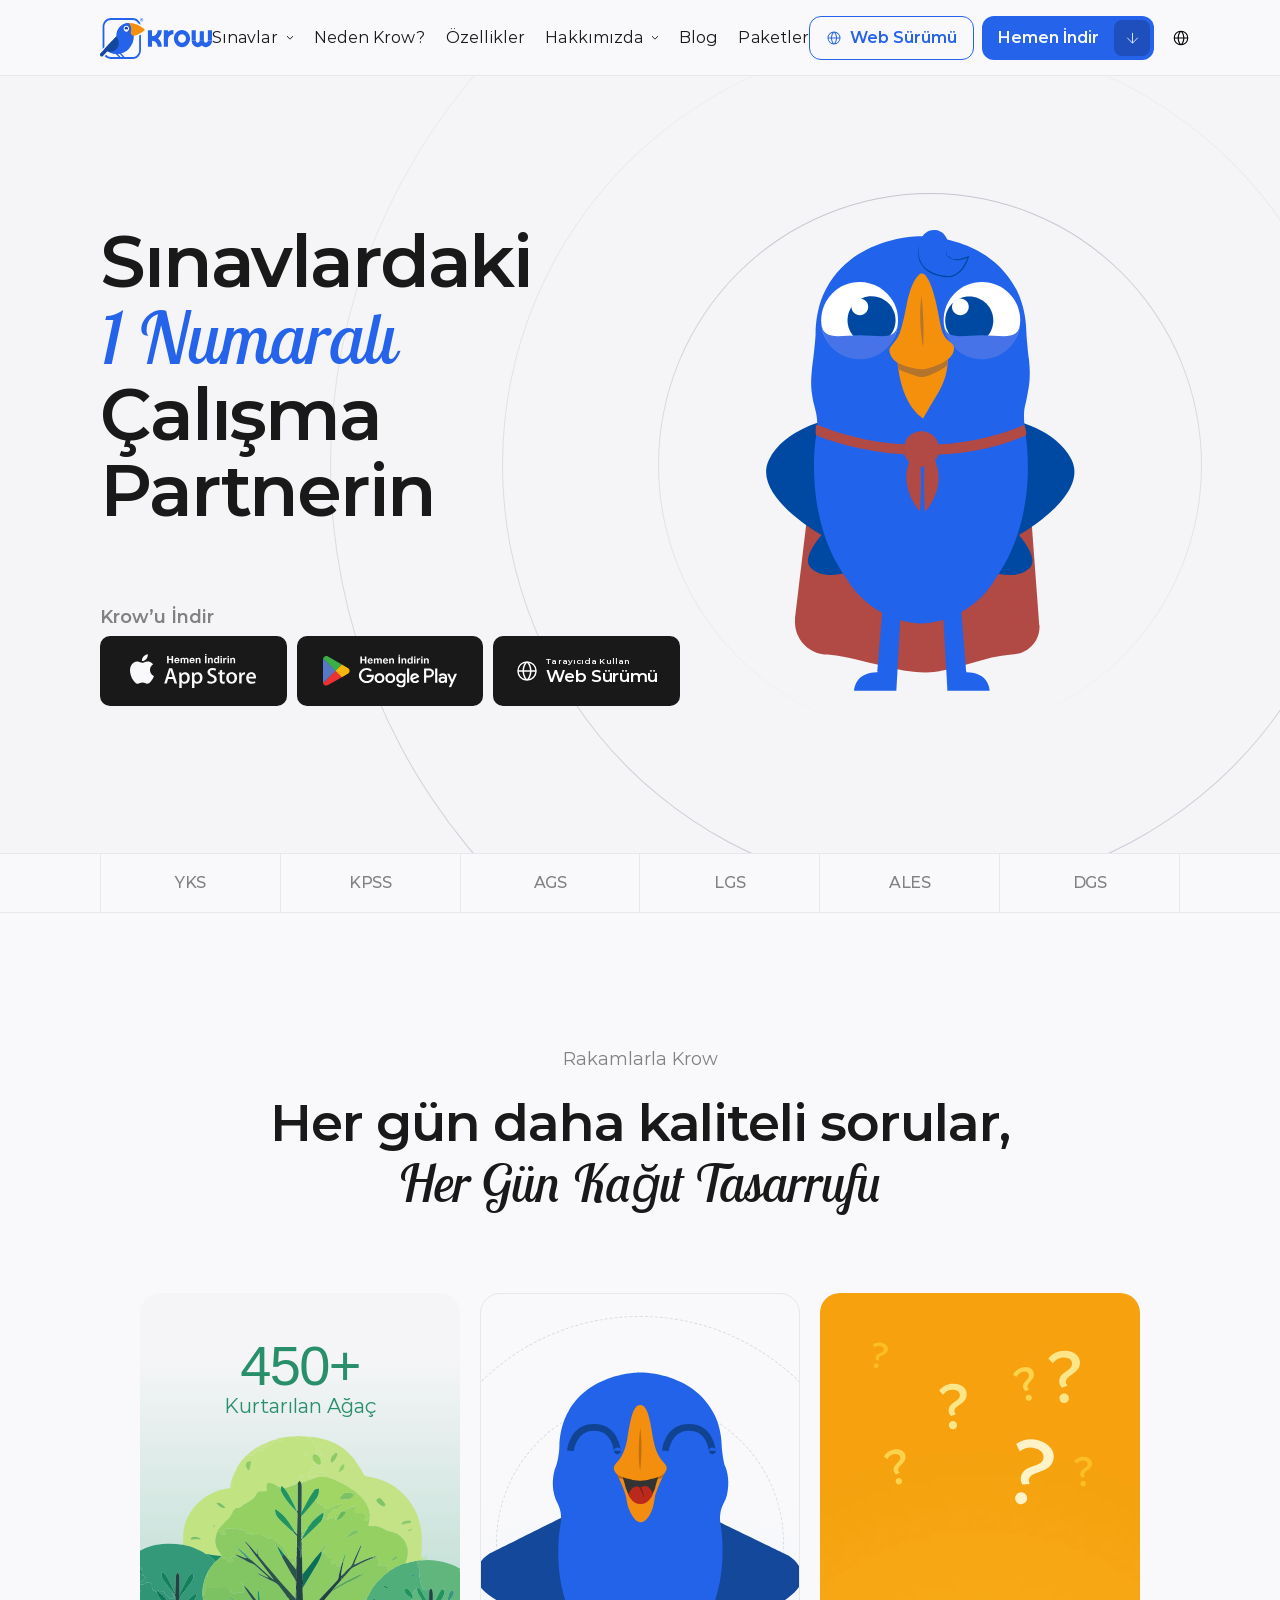
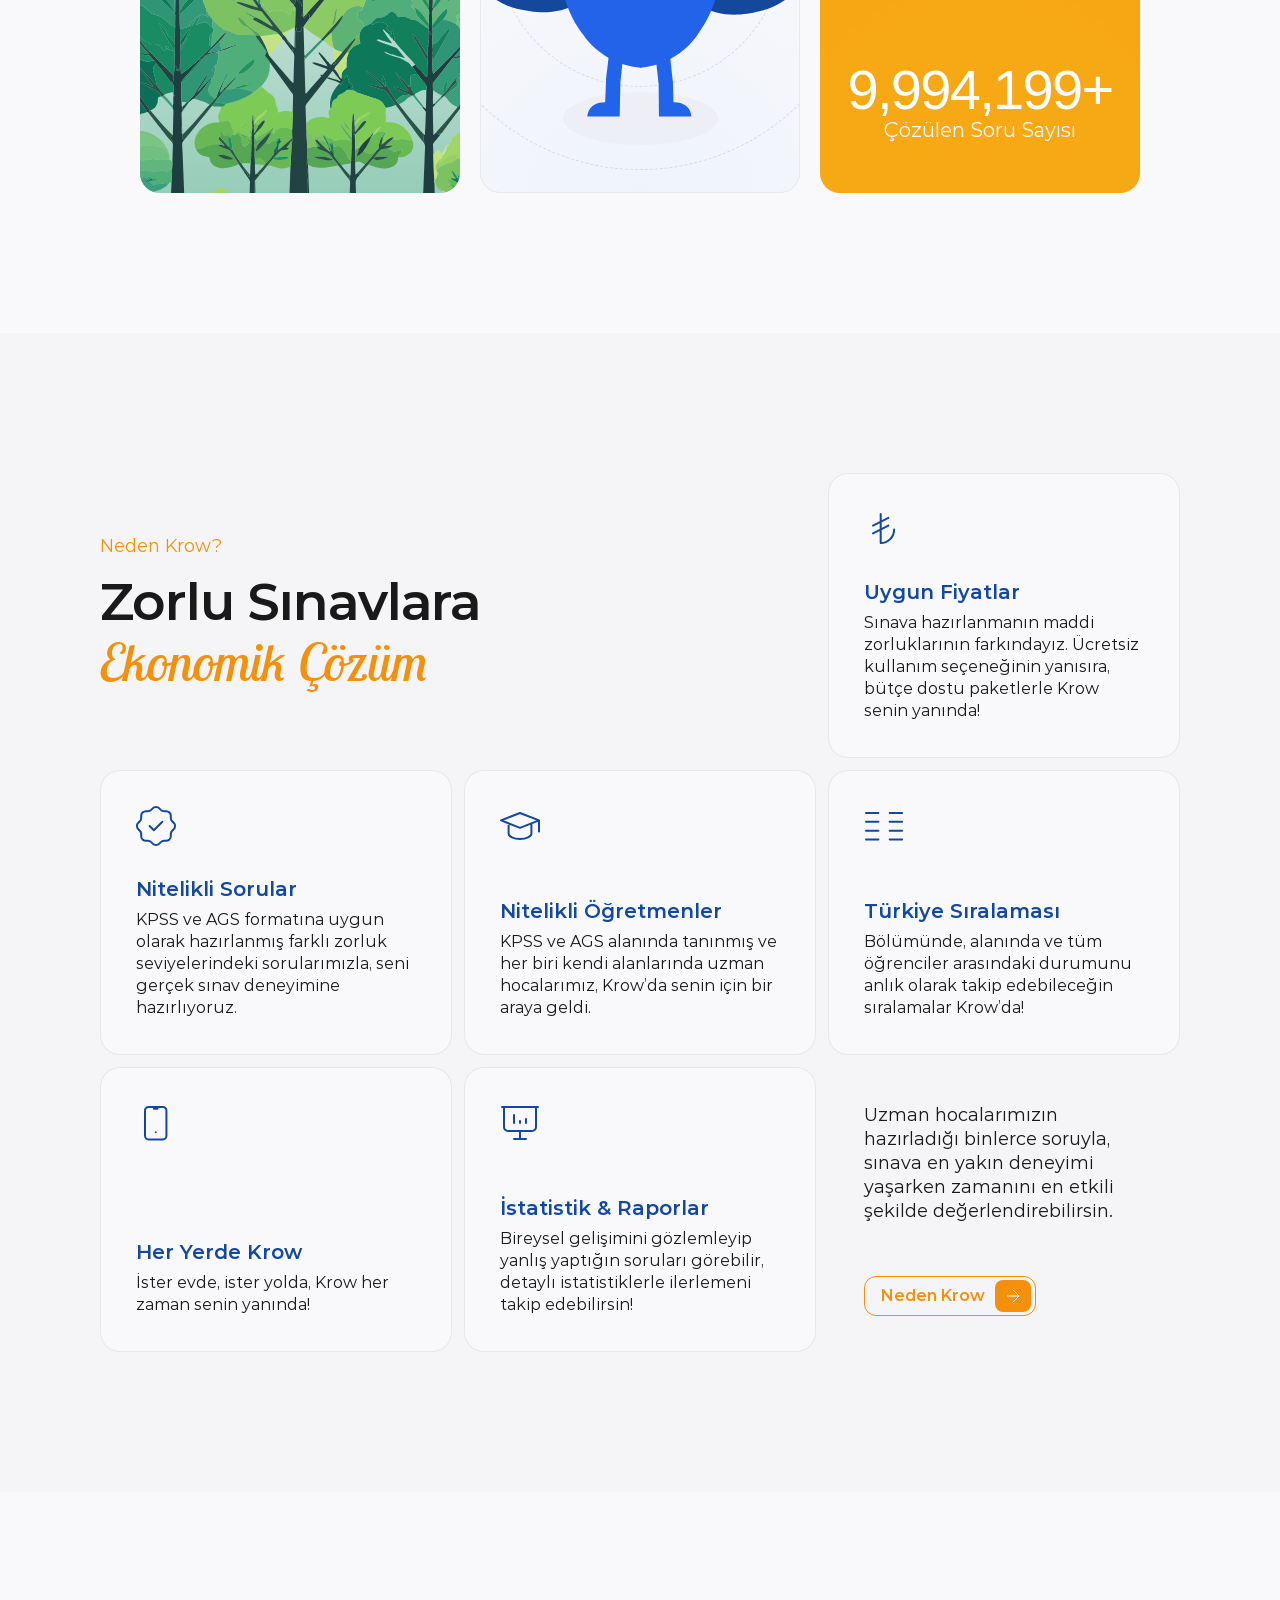
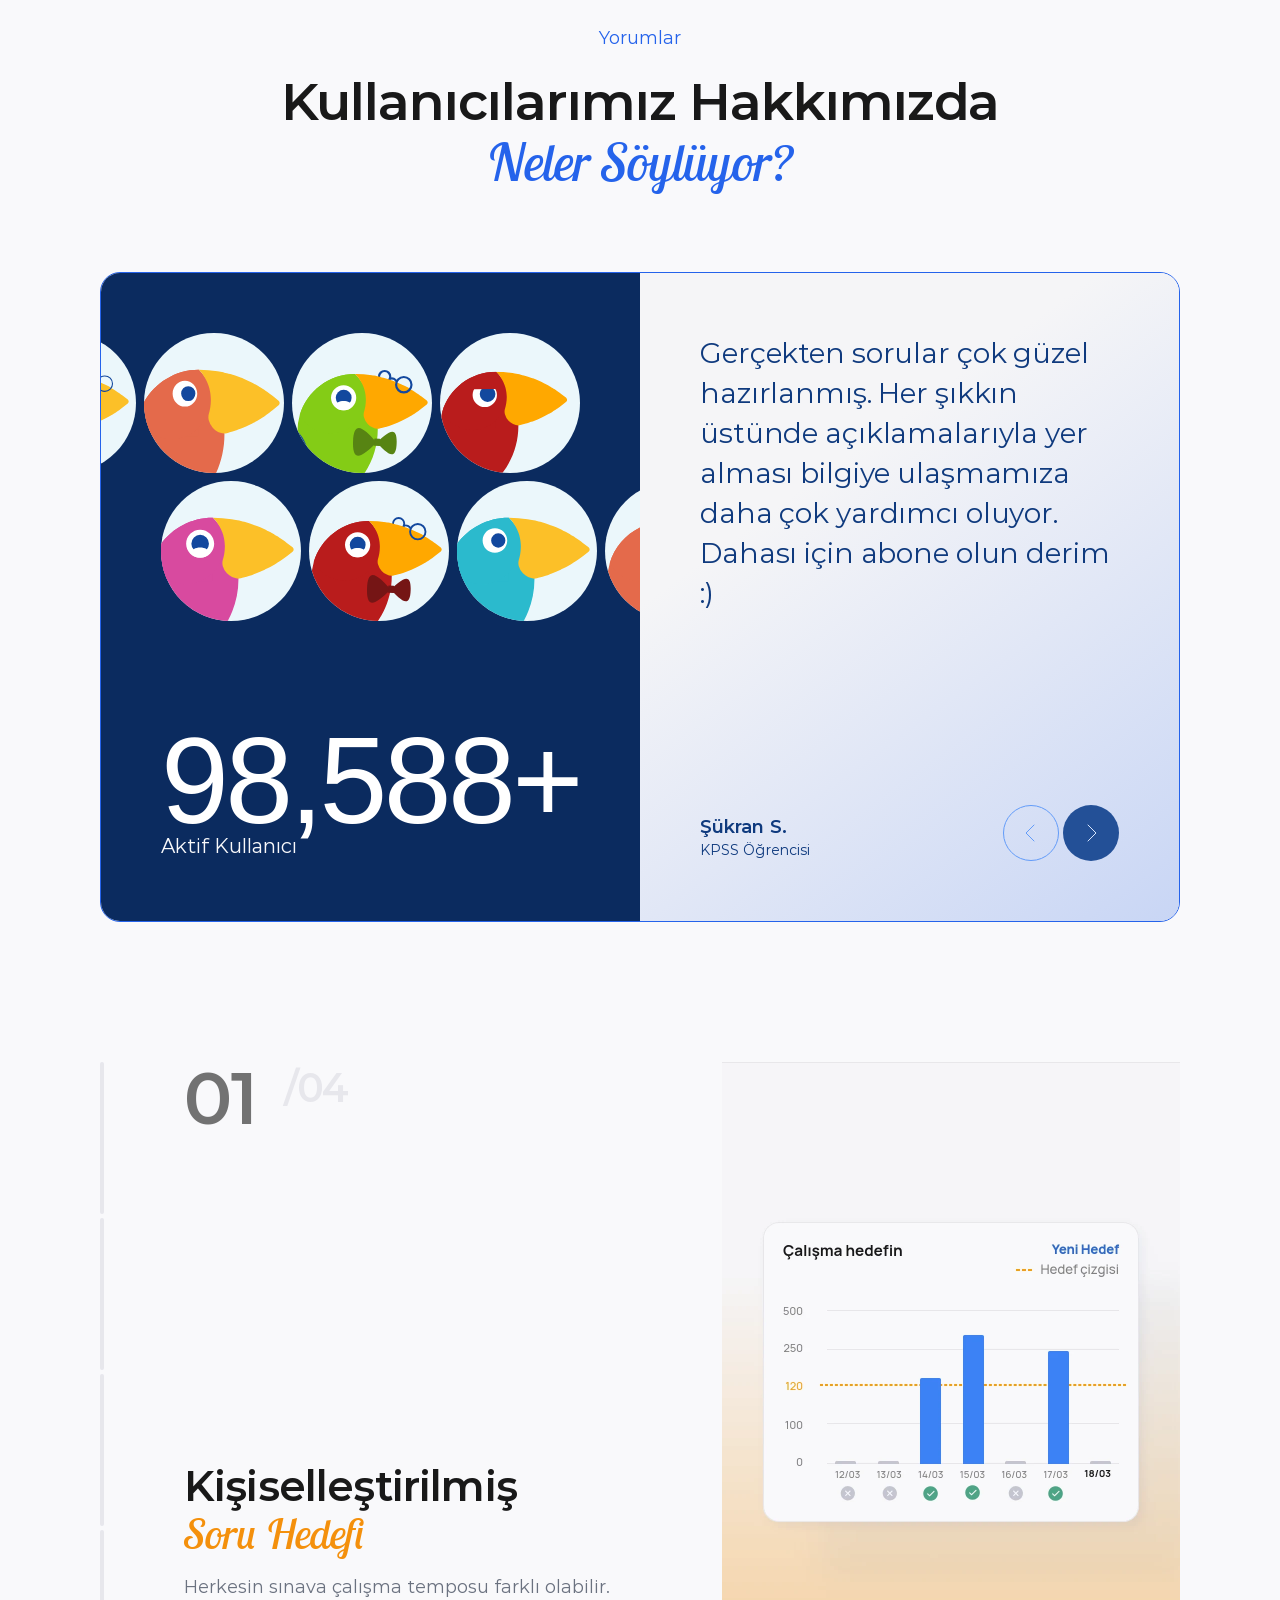
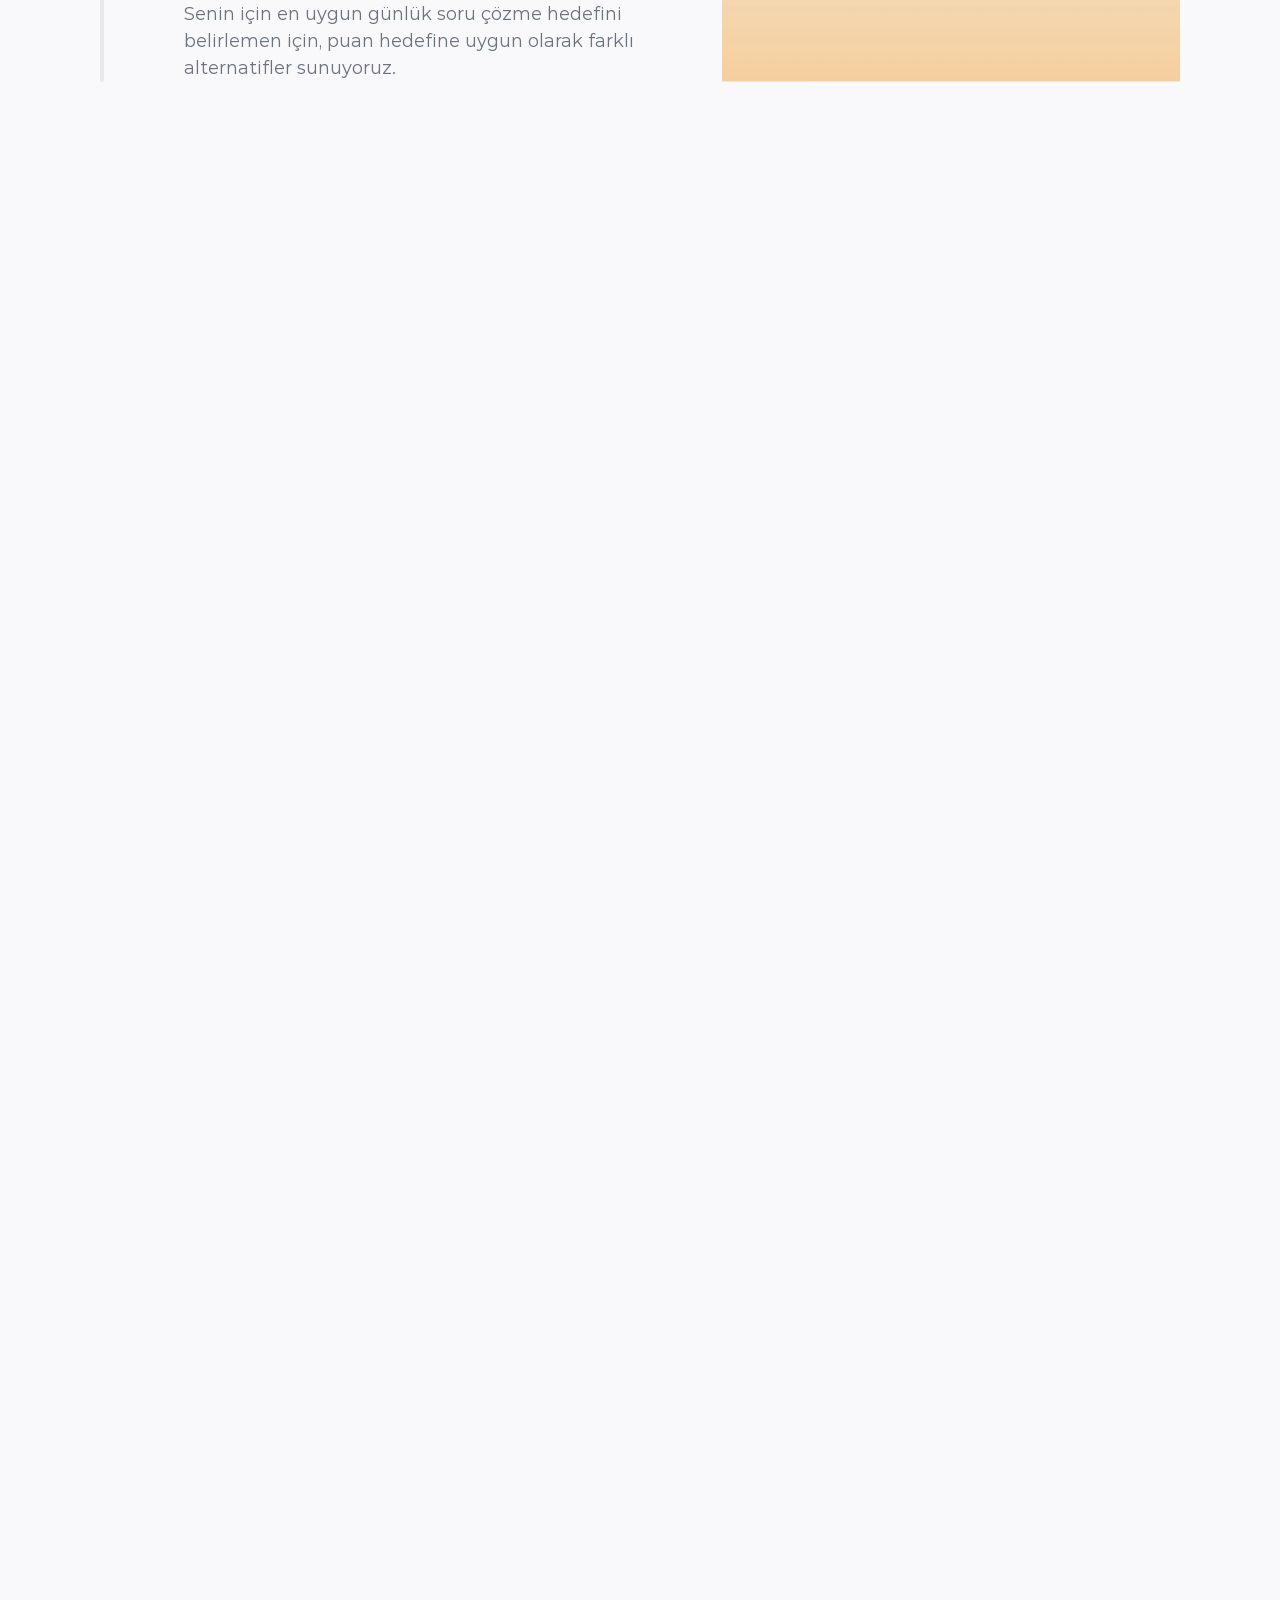
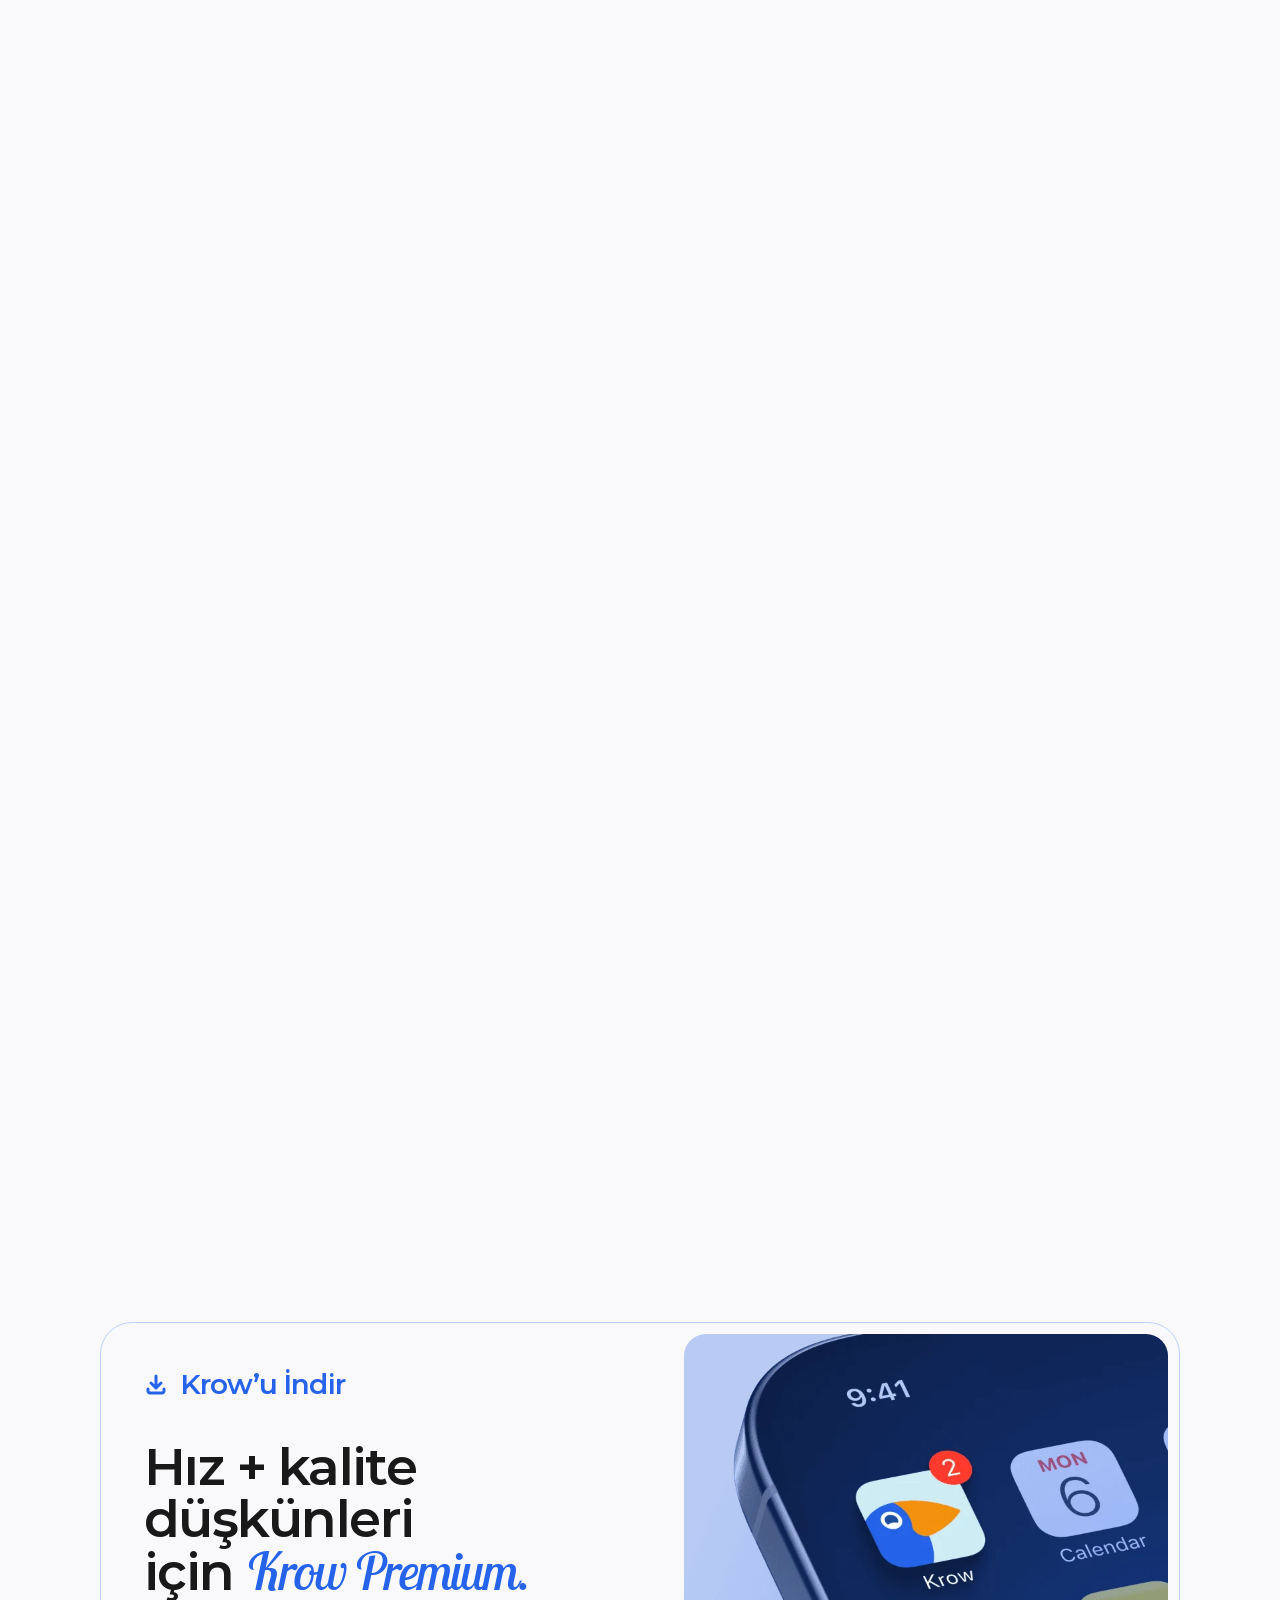
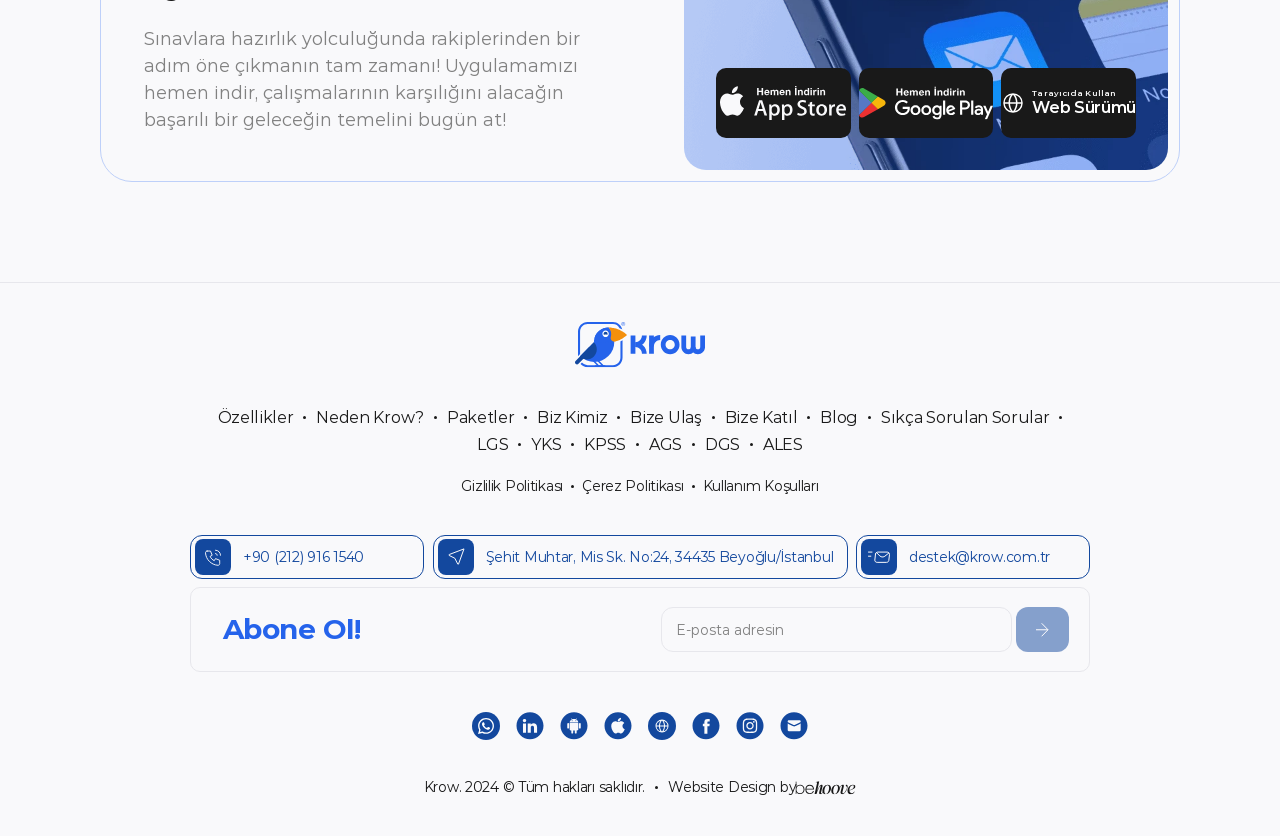
<file: index.html>
<!doctype html>
<html lang="tr" class="no-js">
<head>
  <meta charset="utf-8">
  <meta name="viewport" content="width=device-width, initial-scale=1">
  <title>Krow App - Sınavlardaki 1 Numaralı Çalışma Partnerin</title>
  <meta name="description" content="On binlerce soru ile sınav hazırlığınızda en iyi yardımcınız! Günlük hedefler, istatistikler ve kişiselleştirilmiş öğrenmeyle çalışmalarınızı en verimli hale getirin.">
  <link rel="canonical" href="https://krow.com.tr/">
  <link rel="alternate" href="https://krow.com.tr/" hreflang="tr">
  <link rel="alternate" href="https://krow.com.tr/en/" hreflang="en-US">
  <link rel="alternate" href="https://krow.com.tr/" hreflang="x-default">
  <meta name="robots" content="max-image-preview:large">
  <meta property="og:type" content="website">
  <meta property="og:url" content="https://krow.com.tr/">
  <meta property="og:title" content="Krow App - Sınavlardaki 1 Numaralı Çalışma Partnerin">
  <meta property="og:description" content="On binlerce soru ile sınav hazırlığınızda en iyi yardımcınız! Günlük hedefler, istatistikler ve kişiselleştirilmiş öğrenmeyle çalışmalarınızı en verimli hale getirin.">
  <meta property="og:image" content="https://krow.com.tr/assets/img/og-image.png">
  <meta property="og:locale" content="tr_TR">
  <meta name="twitter:card" content="summary_large_image">
  <meta name="twitter:title" content="Krow App - Sınavlardaki 1 Numaralı Çalışma Partnerin">
  <meta name="twitter:description" content="On binlerce soru ile sınav hazırlığınızda en iyi yardımcınız! Günlük hedefler, istatistikler ve kişiselleştirilmiş öğrenmeyle çalışmalarınızı en verimli hale getirin.">
  <meta name="twitter:image" content="https://krow.com.tr/assets/img/og-image.png">
  <meta name="facebook-domain-verification" content="rw281qki0owxmr24ba2zku2edxh1v2">
  <link rel="icon" href="assets/img/favicon.png" type="image/png">
  <link rel="apple-touch-icon" href="assets/img/favicon.png">
  <link rel="preload" href="fonts/montserrat-600.woff2" as="font" type="font/woff2" crossorigin>
  <link rel="preload" href="fonts/montserrat-400.woff2" as="font" type="font/woff2" crossorigin>
  <link rel="preload" href="fonts/lobster-two-italic.woff2" as="font" type="font/woff2" crossorigin>
  <link rel="stylesheet" href="css/style.css">
  <!-- ANALYTICS: Orijinal sitede GTM (GTM-MZN95B4F), GA4 (G-H7M02B3XC1, G-9DQQZ5S4CJ),
       Meta Pixel (789756876369522) ve GTM üzerinden Microsoft Clarity (nh174ul5z2) yükleniyor.
       Çerez onayı kararı verilince buraya eklenecek. Bkz. INVENTORY.md -->
</head>
<body class="page-home">
  <a class="skip-link" href="#main">İçeriğe geç</a>
  <header class="site-header" data-header>
    <div class="site-header__bar">
      <div class="container site-header__inner">
        <a class="site-logo appear" href="./" aria-label="Krow">
          <img src="assets/icons/logo.svg" width="112" height="41" alt="Krow" class="site-logo__large" loading="lazy" decoding="async">
          <img src="assets/icons/logo-small.svg" width="43" height="37" alt="Krow" class="site-logo__small" loading="lazy" decoding="async">
        </a>
        <nav class="site-nav" aria-label="Ana menü">
          <button class="nav-link nav-link--dropdown appear" style="--ad:.1s" type="button" aria-expanded="false" aria-controls="mega-exams" data-mega="exams">Sınavlar<img src="assets/icons/caret-down.svg" width="8" height="6" alt="" class="nav-link__caret" loading="lazy" decoding="async"></button>
          <a class="nav-link appear" style="--ad:.1s" href="neden-krow">Neden Krow?</a>
          <a class="nav-link appear" style="--ad:.2s" href="ozellikler">Özellikler</a>
          <button class="nav-link nav-link--dropdown appear" style="--ad:.3s" type="button" aria-expanded="false" aria-controls="mega-about" data-mega="about">Hakkımızda<img src="assets/icons/caret-down.svg" width="8" height="6" alt="" class="nav-link__caret" loading="lazy" decoding="async"></button>
          <a class="nav-link appear" style="--ad:.4s" href="blog">Blog</a>
          <a class="nav-link appear" style="--ad:.5s" href="paketler/ales">Paketler</a>
        </nav>
        <div class="site-header__actions">
          <a class="btn-web btn-web--header appear" style="--ad:.6s" href="https://app.krow.com.tr" aria-label="Krow web sürümünü tarayıcıda aç"><img src="assets/icons/web-globe-blue.svg" width="16" height="16" alt="" loading="lazy" decoding="async"><span>Web Sürümü</span></a>
          <a class="btn-download appear" style="--ad:.6s" href="https://onelink.to/5f8r28" target="_blank" rel="noopener">
          <span class="btn-download__text">Hemen İndir</span>
          <span class="btn-download__arrow" aria-hidden="true"><span class="arrow-track"><img src="assets/icons/arrow-down.svg" width="13" height="12" alt="" loading="lazy" decoding="async"><img src="assets/icons/arrow-down.svg" width="13" height="12" alt="" loading="lazy" decoding="async"></span></span>
        </a>
          <div class="appear" style="--ad:.7s"><div class="lang-select">
          <label class="sr-only" for="lang-tr">Select Language</label>
          <select id="lang-tr" class="js-lang-select" data-tr="./" data-en="en/">
            <option value="tr" selected>Turkish</option>
            <option value="en">English (United States)</option>
          </select>
          <span class="lang-select__icon" aria-hidden="true"><img src="assets/icons/globe.svg" width="18" height="18" alt="" loading="lazy" decoding="async"></span>
        </div></div>
          <button class="menu-toggle" type="button" aria-expanded="false" aria-controls="mobile-menu" aria-label="Menüyü aç" data-label-open="Menüyü aç" data-label-close="Menüyü kapat">
            <span class="menu-toggle__bars" aria-hidden="true"><span></span><span></span><span></span></span>
            <span class="menu-toggle__close" aria-hidden="true"><img src="assets/icons/close.svg" width="21" height="21" alt="" loading="lazy" decoding="async"></span>
          </button>
        </div>
      </div>
    </div>

    <!-- Masaüstü mega menü: Sınavlar -->
    <div class="mega" id="mega-exams" hidden>
      <div class="container mega__inner">
        <div class="mega__grid">
          <a class="menu-card" href="sinavlar/yks">
            <span class="menu-card__icon">
              <span class="menu-card__hover-bg"></span>
              <img src="assets/icons/menu-exam.svg" width="60" height="60" alt="" class="menu-card__img" loading="lazy" decoding="async">
              <img src="assets/icons/menu-card-arrow.svg" width="20" height="22" alt="" class="menu-card__arrow" loading="lazy" decoding="async">
            </span>
            <span class="menu-card__text">
              <span class="menu-card__title">YKS</span>
              <span class="menu-card__sub">Yükseköğretim Kurumları Sınavı</span>
            </span>
          </a>
<a class="menu-card" href="sinavlar/kpss">
            <span class="menu-card__icon">
              <span class="menu-card__hover-bg"></span>
              <img src="assets/icons/menu-exam.svg" width="60" height="60" alt="" class="menu-card__img" loading="lazy" decoding="async">
              <img src="assets/icons/menu-card-arrow.svg" width="20" height="22" alt="" class="menu-card__arrow" loading="lazy" decoding="async">
            </span>
            <span class="menu-card__text">
              <span class="menu-card__title">KPSS</span>
              <span class="menu-card__sub">Kamu Personel Seçme Sınavı</span>
            </span>
          </a>
<a class="menu-card" href="sinavlar/ags">
            <span class="menu-card__icon">
              <span class="menu-card__hover-bg"></span>
              <img src="assets/icons/menu-exam.svg" width="60" height="60" alt="" class="menu-card__img" loading="lazy" decoding="async">
              <img src="assets/icons/menu-card-arrow.svg" width="20" height="22" alt="" class="menu-card__arrow" loading="lazy" decoding="async">
            </span>
            <span class="menu-card__text">
              <span class="menu-card__title">AGS</span>
              <span class="menu-card__sub">Akademi Giriş Sınavı</span>
            </span>
          </a>
<a class="menu-card" href="sinavlar/lgs">
            <span class="menu-card__icon">
              <span class="menu-card__hover-bg"></span>
              <img src="assets/icons/menu-lgs.svg" width="60" height="60" alt="" class="menu-card__img" loading="lazy" decoding="async">
              <img src="assets/icons/menu-card-arrow.svg" width="20" height="22" alt="" class="menu-card__arrow" loading="lazy" decoding="async">
            </span>
            <span class="menu-card__text">
              <span class="menu-card__title">LGS</span>
              <span class="menu-card__sub">Liselere Geçiş Sistemi</span>
            </span>
          </a>
<a class="menu-card" href="sinavlar/ales">
            <span class="menu-card__icon">
              <span class="menu-card__hover-bg"></span>
              <img src="assets/icons/menu-exam.svg" width="60" height="60" alt="" class="menu-card__img" loading="lazy" decoding="async">
              <img src="assets/icons/menu-card-arrow.svg" width="20" height="22" alt="" class="menu-card__arrow" loading="lazy" decoding="async">
            </span>
            <span class="menu-card__text">
              <span class="menu-card__title">ALES</span>
              <span class="menu-card__sub">Akademik Personel ve Lisansüstü Eğitimi Giriş Sınavı</span>
            </span>
          </a>
<a class="menu-card" href="sinavlar/dgs">
            <span class="menu-card__icon">
              <span class="menu-card__hover-bg"></span>
              <img src="assets/icons/menu-exam.svg" width="60" height="60" alt="" class="menu-card__img" loading="lazy" decoding="async">
              <img src="assets/icons/menu-card-arrow.svg" width="20" height="22" alt="" class="menu-card__arrow" loading="lazy" decoding="async">
            </span>
            <span class="menu-card__text">
              <span class="menu-card__title">DGS</span>
              <span class="menu-card__sub">Dikey Geçiş Sınavı</span>
            </span>
          </a>
        </div>
        <div class="menu-promo menu-promo--package">
            
            <div class="menu-promo__content">
              <p class="menu-promo__title">Krow’da herkese uygun <span class="script">bir paket var!</span></p>
              <a class="btn-outline-orange" href="./">
          <span class="btn-outline-orange__text">Paketlerimizi Keşfet</span>
          <span class="btn-outline-orange__arrow" aria-hidden="true"><span class="arrow-track arrow-track--x"><img src="assets/icons/arrow-right.svg" width="13" height="14" alt="" loading="lazy" decoding="async"><img src="assets/icons/arrow-right.svg" width="13" height="14" alt="" loading="lazy" decoding="async"></span></span>
        </a>
            </div>
          </div>
      </div>
      <div class="mega__bottom"><div class="container mega__bottom-inner">
          <a class="btn-pill btn-pill--dark" href="https://onelink.to/5f8r28" target="_blank" rel="noopener">Hemen İndir</a>
          <a class="btn-pill" href="paketler/lgs">Paketler</a>
          <a class="btn-pill" href="blog">Blog</a>
        </div></div>
    </div>

    <!-- Masaüstü mega menü: Hakkımızda -->
    <div class="mega" id="mega-about" hidden>
      <div class="container mega__inner">
        <div class="mega__col">
          <p class="mega__heading">Hakkımızda</p>
          <div class="mega__grid">
            <a class="menu-card" href="biz-kimiz">
            <span class="menu-card__icon">
              <span class="menu-card__hover-bg"></span>
              <img src="assets/icons/menu-about.svg" width="60" height="60" alt="" class="menu-card__img" loading="lazy" decoding="async">
              <img src="assets/icons/menu-card-arrow.svg" width="20" height="22" alt="" class="menu-card__arrow" loading="lazy" decoding="async">
            </span>
            <span class="menu-card__text">
              <span class="menu-card__title">Biz Kimiz</span>
              <span class="menu-card__sub">Ekibimizi ve hikayemizi keşfet.</span>
            </span>
          </a>
<a class="menu-card" href="bize-ulas">
            <span class="menu-card__icon">
              <span class="menu-card__hover-bg"></span>
              <img src="assets/icons/menu-contact.svg" width="60" height="60" alt="" class="menu-card__img" loading="lazy" decoding="async">
              <img src="assets/icons/menu-card-arrow.svg" width="20" height="22" alt="" class="menu-card__arrow" loading="lazy" decoding="async">
            </span>
            <span class="menu-card__text">
              <span class="menu-card__title">Bize Ulaş</span>
              <span class="menu-card__sub">Her konuyu konuşabiliriz.</span>
            </span>
          </a>
<a class="menu-card" href="biz-kimiz/bize-katil">
            <span class="menu-card__icon">
              <span class="menu-card__hover-bg"></span>
              <img src="assets/icons/menu-join.svg" width="60" height="60" alt="" class="menu-card__img" loading="lazy" decoding="async">
              <img src="assets/icons/menu-card-arrow.svg" width="20" height="22" alt="" class="menu-card__arrow" loading="lazy" decoding="async">
            </span>
            <span class="menu-card__text">
              <span class="menu-card__title">Bize Katıl</span>
              <span class="menu-card__sub">Yeteneklerine ihtiyacımız olabilir.</span>
            </span>
          </a>
          </div>
        </div>
        <div class="menu-promo menu-promo--yks">
          <div class="menu-promo__body">
            <p class="menu-promo__title menu-promo__title--yks"><span class="menu-promo__strong">Krow ile YKS</span><br><span class="script text-orange">çok kolaylaşacak!</span></p>
            <p class="menu-promo__desc">Lorem ipsum dolor sit amet consectetur.</p>
            <a class="btn-orange" href="sinavlar/yks">
              <span>Hemen Başla!</span>
              <span class="btn-orange__arrow" aria-hidden="true"><span class="arrow-track arrow-track--x"><img src="assets/icons/arrow-right-white.svg" width="12" height="13" alt="" loading="lazy" decoding="async"><img src="assets/icons/arrow-right-white.svg" width="12" height="13" alt="" loading="lazy" decoding="async"></span></span>
            </a>
          </div>
          <img src="assets/icons/menu-bird.svg" width="276" height="202" alt="" class="menu-promo__bird" loading="lazy" decoding="async">
        </div>
      </div>
      <div class="mega__bottom"><div class="container mega__bottom-inner">
          <a class="btn-pill btn-pill--dark" href="https://onelink.to/5f8r28" target="_blank" rel="noopener">Hemen İndir</a>
          <a class="btn-pill" href="paketler/lgs">Paketler</a>
          <a class="btn-pill" href="blog">Blog</a>
        </div></div>
    </div>
    <div class="mega-overlay" data-mega-overlay hidden></div>

    <!-- Mobil / tablet menü -->
    <div class="mobile-menu" id="mobile-menu" hidden>
      <div class="mobile-menu__scroll">
        <p class="mobile-menu__heading">Sınavlar</p>
        <div class="mobile-menu__list mobile-menu__list--exams">
          <a class="menu-card" href="sinavlar/yks">
            <span class="menu-card__icon">
              <span class="menu-card__hover-bg"></span>
              <img src="assets/icons/menu-exam.svg" width="60" height="60" alt="" class="menu-card__img" loading="lazy" decoding="async">
              <img src="assets/icons/menu-card-arrow.svg" width="20" height="22" alt="" class="menu-card__arrow" loading="lazy" decoding="async">
            </span>
            <span class="menu-card__text">
              <span class="menu-card__title">YKS</span>
              <span class="menu-card__sub">Yükseköğretim Kurumları Sınavı</span>
            </span>
          </a>
<a class="menu-card" href="sinavlar/kpss">
            <span class="menu-card__icon">
              <span class="menu-card__hover-bg"></span>
              <img src="assets/icons/menu-exam.svg" width="60" height="60" alt="" class="menu-card__img" loading="lazy" decoding="async">
              <img src="assets/icons/menu-card-arrow.svg" width="20" height="22" alt="" class="menu-card__arrow" loading="lazy" decoding="async">
            </span>
            <span class="menu-card__text">
              <span class="menu-card__title">KPSS</span>
              <span class="menu-card__sub">Kamu Personel Seçme Sınavı</span>
            </span>
          </a>
<a class="menu-card" href="sinavlar/ags">
            <span class="menu-card__icon">
              <span class="menu-card__hover-bg"></span>
              <img src="assets/icons/menu-exam.svg" width="60" height="60" alt="" class="menu-card__img" loading="lazy" decoding="async">
              <img src="assets/icons/menu-card-arrow.svg" width="20" height="22" alt="" class="menu-card__arrow" loading="lazy" decoding="async">
            </span>
            <span class="menu-card__text">
              <span class="menu-card__title">AGS</span>
              <span class="menu-card__sub">Akademi Giriş Sınavı</span>
            </span>
          </a>
<a class="menu-card" href="sinavlar/lgs">
            <span class="menu-card__icon">
              <span class="menu-card__hover-bg"></span>
              <img src="assets/icons/menu-lgs.svg" width="60" height="60" alt="" class="menu-card__img" loading="lazy" decoding="async">
              <img src="assets/icons/menu-card-arrow.svg" width="20" height="22" alt="" class="menu-card__arrow" loading="lazy" decoding="async">
            </span>
            <span class="menu-card__text">
              <span class="menu-card__title">LGS</span>
              <span class="menu-card__sub">Liselere Geçiş Sistemi</span>
            </span>
          </a>
<a class="menu-card" href="sinavlar/ales">
            <span class="menu-card__icon">
              <span class="menu-card__hover-bg"></span>
              <img src="assets/icons/menu-exam.svg" width="60" height="60" alt="" class="menu-card__img" loading="lazy" decoding="async">
              <img src="assets/icons/menu-card-arrow.svg" width="20" height="22" alt="" class="menu-card__arrow" loading="lazy" decoding="async">
            </span>
            <span class="menu-card__text">
              <span class="menu-card__title">ALES</span>
              <span class="menu-card__sub">Akademik Personel ve Lisansüstü Eğitimi Giriş Sınavı</span>
            </span>
          </a>
<a class="menu-card" href="sinavlar/dgs">
            <span class="menu-card__icon">
              <span class="menu-card__hover-bg"></span>
              <img src="assets/icons/menu-exam.svg" width="60" height="60" alt="" class="menu-card__img" loading="lazy" decoding="async">
              <img src="assets/icons/menu-card-arrow.svg" width="20" height="22" alt="" class="menu-card__arrow" loading="lazy" decoding="async">
            </span>
            <span class="menu-card__text">
              <span class="menu-card__title">DGS</span>
              <span class="menu-card__sub">Dikey Geçiş Sınavı</span>
            </span>
          </a>
        </div>
        <div class="menu-promo menu-promo--package menu-promo--mobile">
            <div class="menu-promo__art" aria-hidden="true"><img src="assets/icons/menu-package.svg" width="95" height="214" alt="" class="menu-promo__art-l" loading="lazy" decoding="async"><img src="assets/icons/menu-package-2.svg" width="95" height="214" alt="" class="menu-promo__art-r" loading="lazy" decoding="async"></div>
            <div class="menu-promo__content">
              <p class="menu-promo__title">Krow’da herkese uygun <span class="script">bir paket var!</span></p>
              <a class="btn-outline-orange" href="./">
          <span class="btn-outline-orange__text">Paketlerimizi Keşfet</span>
          <span class="btn-outline-orange__arrow" aria-hidden="true"><span class="arrow-track arrow-track--x"><img src="assets/icons/arrow-right.svg" width="13" height="14" alt="" loading="lazy" decoding="async"><img src="assets/icons/arrow-right.svg" width="13" height="14" alt="" loading="lazy" decoding="async"></span></span>
        </a>
            </div>
          </div>
        <div class="mobile-menu__list mobile-menu__list--links">
          <a class="menu-card menu-card--single" href="neden-krow">
            <span class="menu-card__icon">
              <span class="menu-card__hover-bg"></span>
              <img src="assets/icons/menu-why.svg" width="60" height="60" alt="" class="menu-card__img" loading="lazy" decoding="async">
              <img src="assets/icons/menu-card-arrow.svg" width="20" height="22" alt="" class="menu-card__arrow" loading="lazy" decoding="async">
            </span>
            <span class="menu-card__text">
              <span class="menu-card__title">Neden Krow?</span>
              
            </span>
          </a>
<a class="menu-card menu-card--single" href="ozellikler">
            <span class="menu-card__icon">
              <span class="menu-card__hover-bg"></span>
              <img src="assets/icons/menu-features.svg" width="60" height="60" alt="" class="menu-card__img" loading="lazy" decoding="async">
              <img src="assets/icons/menu-card-arrow.svg" width="20" height="22" alt="" class="menu-card__arrow" loading="lazy" decoding="async">
            </span>
            <span class="menu-card__text">
              <span class="menu-card__title">Özellikler</span>
              
            </span>
          </a>
<a class="menu-card menu-card--single" href="blog">
            <span class="menu-card__icon">
              <span class="menu-card__hover-bg"></span>
              <img src="assets/icons/menu-blog.svg" width="60" height="60" alt="" class="menu-card__img" loading="lazy" decoding="async">
              <img src="assets/icons/menu-card-arrow.svg" width="20" height="22" alt="" class="menu-card__arrow" loading="lazy" decoding="async">
            </span>
            <span class="menu-card__text">
              <span class="menu-card__title">Blog</span>
              
            </span>
          </a>
<a class="menu-card menu-card--single" href="sikca-sorulan-sorular">
            <span class="menu-card__icon">
              <span class="menu-card__hover-bg"></span>
              <img src="assets/icons/menu-faq.svg" width="60" height="60" alt="" class="menu-card__img" loading="lazy" decoding="async">
              <img src="assets/icons/menu-card-arrow.svg" width="20" height="22" alt="" class="menu-card__arrow" loading="lazy" decoding="async">
            </span>
            <span class="menu-card__text">
              <span class="menu-card__title">Sıkça Sorulan Sorular</span>
              
            </span>
          </a>
          <a class="menu-card" href="https://app.krow.com.tr">
            <span class="menu-card__icon">
              <span class="menu-card__hover-bg"></span>
              <img src="assets/icons/menu-web.svg" width="60" height="60" alt="" class="menu-card__img" loading="lazy" decoding="async">
              <img src="assets/icons/menu-card-arrow.svg" width="20" height="22" alt="" class="menu-card__arrow" loading="lazy" decoding="async">
            </span>
            <span class="menu-card__text">
              <span class="menu-card__title">Web Sürümü</span>
              <span class="menu-card__sub">Tarayıcıda Kullan</span>
            </span>
          </a>
        </div>
        <p class="mobile-menu__heading">Hakkımızda</p>
        <div class="mobile-menu__list mobile-menu__list--about">
          <a class="menu-card" href="biz-kimiz">
            <span class="menu-card__icon">
              <span class="menu-card__hover-bg"></span>
              <img src="assets/icons/menu-about.svg" width="60" height="60" alt="" class="menu-card__img" loading="lazy" decoding="async">
              <img src="assets/icons/menu-card-arrow.svg" width="20" height="22" alt="" class="menu-card__arrow" loading="lazy" decoding="async">
            </span>
            <span class="menu-card__text">
              <span class="menu-card__title">Biz Kimiz</span>
              <span class="menu-card__sub">Ekibimizi ve hikayemizi keşfet.</span>
            </span>
          </a>
<a class="menu-card" href="bize-ulas">
            <span class="menu-card__icon">
              <span class="menu-card__hover-bg"></span>
              <img src="assets/icons/menu-contact.svg" width="60" height="60" alt="" class="menu-card__img" loading="lazy" decoding="async">
              <img src="assets/icons/menu-card-arrow.svg" width="20" height="22" alt="" class="menu-card__arrow" loading="lazy" decoding="async">
            </span>
            <span class="menu-card__text">
              <span class="menu-card__title">Bize Ulaş</span>
              <span class="menu-card__sub">Her konuyu konuşabiliriz.</span>
            </span>
          </a>
<a class="menu-card" href="biz-kimiz/bize-katil">
            <span class="menu-card__icon">
              <span class="menu-card__hover-bg"></span>
              <img src="assets/icons/menu-join.svg" width="60" height="60" alt="" class="menu-card__img" loading="lazy" decoding="async">
              <img src="assets/icons/menu-card-arrow.svg" width="20" height="22" alt="" class="menu-card__arrow" loading="lazy" decoding="async">
            </span>
            <span class="menu-card__text">
              <span class="menu-card__title">Bize Katıl</span>
              <span class="menu-card__sub">Yeteneklerine ihtiyacımız olabilir.</span>
            </span>
          </a>
        </div>
      </div>
      <div class="mega__bottom"><div class="container mega__bottom-inner">
          <a class="btn-pill btn-pill--dark" href="https://onelink.to/5f8r28" target="_blank" rel="noopener">Hemen İndir</a>
          <a class="btn-pill" href="paketler/lgs">Paketler</a>
          <a class="btn-pill" href="blog">Blog</a>
        </div></div>
    </div>
  </header>
  
  <main id="main">
    <!-- HERO -->
    <section class="hero">
      <div class="hero__rings" aria-hidden="true"><span class="ring ring--l appear-scale" style="--ad:.6s"></span><span class="ring ring--m appear-scale" style="--ad:.5s"></span><span class="ring ring--s appear-scale" style="--ad:.4s"></span></div>
      <div class="container hero__inner">
        <div class="hero__text">
          <h1 class="hero__title"><span class="hero__line">Sınavlardaki</span><span class="hero__line"><span class="script text-blue">1 Numaralı</span></span><span class="hero__line">Çalışma Partnerin</span></h1>
          <div class="hero__download">
            <p class="hero__label">Krow’u İndir</p>
            <div class="store-buttons store-buttons--hero">
          <a class="store-btn" href="https://apps.apple.com/tr/app/krow-kpss-ags-2025-sorular%C4%B1/id6473955553?l=tr" target="_blank" rel="noopener" aria-label="App Store"><img src="assets/icons/badge-app-store.svg" width="126" height="34" alt="App Store" loading="lazy" decoding="async"></a>
          <a class="store-btn" href="https://play.google.com/store/apps/details?id=com.krow.education&amp;hl=en" target="_blank" rel="noopener" aria-label="Google Play"><img src="assets/icons/badge-google-play.svg" width="134" height="34" alt="Google Play" loading="lazy" decoding="async"></a>
          <a class="store-btn store-btn--web" href="https://app.krow.com.tr" aria-label="Krow web sürümünü tarayıcıda aç">
            <span class="web-badge"><img src="assets/icons/web-globe-white.svg" width="24" height="24" alt="" class="web-badge__icon" loading="lazy" decoding="async"><span class="web-badge__text"><span class="web-badge__small">Tarayıcıda Kullan</span><span class="web-badge__big">Web Sürümü</span></span></span>
          </a>
        </div>
          </div>
        </div>
        <div class="hero__art appear-scale" style="--ad:.2s">
          <div class="hero__lottie js-lottie" data-src="assets/lottie/bird-hero.json" role="img" aria-label="Krow"></div>
        </div>
      </div>
      <nav class="exams-bar" aria-label="Sınavlar">
        <div class="exams-bar__scroll"><div class="container exams-bar__inner">
          <a class="exam-tab" href="sinavlar/yks" style="--c:#2563EB"><span>YKS</span></a><a class="exam-tab" href="sinavlar/kpss" style="--c:#F4900C"><span>KPSS</span></a><a class="exam-tab" href="sinavlar/ags" style="--c:#288F6A"><span>AGS</span></a><a class="exam-tab" href="sinavlar/lgs" style="--c:#EB636D"><span>LGS</span></a><a class="exam-tab" href="sinavlar/ales" style="--c:#C42BAB"><span>ALES</span></a><a class="exam-tab" href="sinavlar/dgs" style="--c:#19D1A9"><span>DGS</span></a>
        </div></div>
      </nav>
    </section>

    <!-- RAKAMLARLA KROW -->
    <section class="section stats">
      <div class="container">
        
      <div class="section-title section-title--center">
        <p class="eyebrow text-gray">Rakamlarla Krow</p>
        <h2 class="h2"><span class="h2__line" data-reveal="up60">Her gün daha kaliteli sorular,</span><span class="h2__line script text-dark" data-reveal="up60" style="--rd:.1s">Her Gün Kağıt Tasarrufu</span></h2>
      </div>
        <div class="stats__grid">
          <div class="stat-card stat-card--trees" data-reveal="scale80" style="--rd:.15s">
            <div class="stat-card__stats"><p class="counter text-green"><span class="js-count" data-to="450">450</span>+</p><p class="stat-card__label">Kurtarılan Ağaç</p></div>
            <img class="stat-card__trees" src="assets/img/trees.svg" alt="" width="407" height="366" loading="lazy">
          </div>
          <div class="stat-card stat-card--bird">
            <span class="stat-card__ring stat-card__ring--l"></span><span class="stat-card__ring stat-card__ring--s"></span>
            <span class="stat-card__shadow"></span>
            <div class="stat-card__lottie js-lottie" data-src="assets/lottie/bird-happy.json"></div>
          </div>
          <div class="stat-card stat-card--questions" data-reveal="scale80" style="--rd:.15s">
            <img class="stat-card__bg" src="assets/img/questions-card-bg.webp" alt="" loading="lazy">
            <img src="assets/icons/question-marks.svg" width="224" height="169" alt="" class="stat-card__qm hide-mobile" loading="lazy" decoding="async">
            <img src="assets/icons/question-marks-mobile.svg" width="246" height="185" alt="" class="stat-card__qm show-mobile" loading="lazy" decoding="async">
            <div class="stat-card__stats"><p class="counter "><span class="js-count" data-to="10000000">10,000,000</span>+</p><p class="stat-card__label">Çözülen Soru Sayısı</p></div>
          </div>
        </div>
        <div class="carousel stats__carousel" data-carousel data-autoplay="3000">
          <div class="carousel__track"><div class="stat-card stat-card--trees">
            <div class="stat-card__stats"><p class="counter text-green"><span class="js-count" data-to="450">450</span>+</p><p class="stat-card__label">Kurtarılan Ağaç</p></div>
            <img class="stat-card__trees" src="assets/img/trees.svg" alt="" width="407" height="366" loading="lazy">
          </div><div class="stat-card stat-card--questions">
            <img class="stat-card__bg" src="assets/img/questions-card-bg.webp" alt="" loading="lazy">
            <img src="assets/icons/question-marks.svg" width="224" height="169" alt="" class="stat-card__qm hide-mobile" loading="lazy" decoding="async">
            <img src="assets/icons/question-marks-mobile.svg" width="246" height="185" alt="" class="stat-card__qm show-mobile" loading="lazy" decoding="async">
            <div class="stat-card__stats"><p class="counter "><span class="js-count" data-to="10000000">10,000,000</span>+</p><p class="stat-card__label">Çözülen Soru Sayısı</p></div>
          </div></div>
        </div>
      </div>
    </section>

    <!-- NEDEN KROW -->
    <section class="section why">
      <div class="container">
        <div class="why__grid">
          <div class="why__title">
      <div class="section-title section-title--left">
        <p class="eyebrow text-orange">Neden Krow?</p>
        <h2 class="h2"><span class="h2__line" data-reveal="left60">Zorlu Sınavlara</span><span class="h2__line script text-orange" data-reveal="left60" style="--rd:.1s">Ekonomik Çözüm</span></h2>
      </div></div>
          <div class="carousel why__carousel" data-carousel data-autoplay="3000">
            <div class="carousel__track">
              <article class="feature-card ">
            <span class="feature-card__icon"><img src="assets/icons/feat-teachers.svg" width="40" height="40" alt="" class="feature-card__icon-default" loading="lazy" decoding="async"><img src="assets/icons/feat-teachers-hover.svg" width="40" height="40" alt="" class="feature-card__icon-hover" loading="lazy" decoding="async"></span>
            <div class="feature-card__text">
              <h3 class="feature-card__title">Nitelikli Öğretmenler</h3>
              <p class="feature-card__body">KPSS alanında tanınmış ve her biri kendi alanlarında uzman hocalarımız, Krow’da senin için bir araya geldi.</p>
            </div>
          </article>
              <article class="feature-card ">
            <span class="feature-card__icon"><img src="assets/icons/feat-questions.svg" width="40" height="40" alt="" class="feature-card__icon-default" loading="lazy" decoding="async"><img src="assets/icons/feat-questions-hover.svg" width="40" height="40" alt="" class="feature-card__icon-hover" loading="lazy" decoding="async"></span>
            <div class="feature-card__text">
              <h3 class="feature-card__title">Nitelikli Sorular</h3>
              <p class="feature-card__body">KPSS formatına uygun olarak hazırlanmış farklı zorluk seviyelerindeki sorularımızla, seni gerçek sınav deneyimine hazırlıyoruz.</p>
            </div>
          </article>
              <article class="feature-card ">
            <span class="feature-card__icon"><img src="assets/icons/feat-price.svg" width="40" height="40" alt="" class="feature-card__icon-default" loading="lazy" decoding="async"><img src="assets/icons/feat-price-hover.svg" width="40" height="40" alt="" class="feature-card__icon-hover" loading="lazy" decoding="async"></span>
            <div class="feature-card__text">
              <h3 class="feature-card__title">Uygun Fiyatlar</h3>
              <p class="feature-card__body">Sınava hazırlanmanın maddi zorluklarının farkındayız. Ücretsiz kullanım seçeneğinin yanısıra, bütçe dostu paketlerle Krow senin yanında!</p>
            </div>
          </article>
              <article class="feature-card ">
            <span class="feature-card__icon"><img src="assets/icons/feat-mobile.svg" width="40" height="40" alt="" class="feature-card__icon-default" loading="lazy" decoding="async"><img src="assets/icons/feat-mobile-hover.svg" width="40" height="40" alt="" class="feature-card__icon-hover" loading="lazy" decoding="async"></span>
            <div class="feature-card__text">
              <h3 class="feature-card__title">Her Yerde KPSS</h3>
              <p class="feature-card__body">İster evde, ister yolda, Krow her zaman senin yanında!</p>
            </div>
          </article>
              <article class="feature-card ">
            <span class="feature-card__icon"><img src="assets/icons/feat-stats.svg" width="40" height="40" alt="" class="feature-card__icon-default" loading="lazy" decoding="async"><img src="assets/icons/feat-stats-hover.svg" width="40" height="40" alt="" class="feature-card__icon-hover" loading="lazy" decoding="async"></span>
            <div class="feature-card__text">
              <h3 class="feature-card__title">İstatistik &amp; Raporlar</h3>
              <p class="feature-card__body">Bireysel gelişimini gözlemleyip yanlış yaptığın soruları görebilir, detaylı istatistiklerle ilerlemeni takip edebilirsin!</p>
            </div>
          </article>
              <article class="feature-card ">
            <span class="feature-card__icon"><img src="assets/icons/feat-ranking.svg" width="40" height="40" alt="" class="feature-card__icon-default" loading="lazy" decoding="async"><img src="assets/icons/feat-ranking-hover.svg" width="40" height="40" alt="" class="feature-card__icon-hover" loading="lazy" decoding="async"></span>
            <div class="feature-card__text">
              <h3 class="feature-card__title">Türkiye Sıralaması</h3>
              <p class="feature-card__body">Bölümünde, alanında ve tüm öğrenciler arasındaki durumunu anlık olarak takip edebileceğin sıralamalar Krow’da!</p>
            </div>
          </article>
            </div>
          </div>
          <article class="feature-card feature-card--price">
            <span class="feature-card__icon"><img src="assets/icons/feat-price.svg" width="40" height="40" alt="" class="feature-card__icon-default" loading="lazy" decoding="async"><img src="assets/icons/feat-price-hover.svg" width="40" height="40" alt="" class="feature-card__icon-hover" loading="lazy" decoding="async"></span>
            <div class="feature-card__text">
              <h3 class="feature-card__title">Uygun Fiyatlar</h3>
              <p class="feature-card__body">Sınava hazırlanmanın maddi zorluklarının farkındayız. Ücretsiz kullanım seçeneğinin yanısıra, bütçe dostu paketlerle Krow senin yanında!</p>
            </div>
          </article>
          <article class="feature-card feature-card--questions">
            <span class="feature-card__icon"><img src="assets/icons/feat-questions.svg" width="40" height="40" alt="" class="feature-card__icon-default" loading="lazy" decoding="async"><img src="assets/icons/feat-questions-hover.svg" width="40" height="40" alt="" class="feature-card__icon-hover" loading="lazy" decoding="async"></span>
            <div class="feature-card__text">
              <h3 class="feature-card__title">Nitelikli Sorular</h3>
              <p class="feature-card__body">KPSS ve AGS formatına uygun olarak hazırlanmış farklı zorluk seviyelerindeki sorularımızla, seni gerçek sınav deneyimine hazırlıyoruz.</p>
            </div>
          </article>
          <article class="feature-card feature-card--teachers">
            <span class="feature-card__icon"><img src="assets/icons/feat-teachers.svg" width="40" height="40" alt="" class="feature-card__icon-default" loading="lazy" decoding="async"><img src="assets/icons/feat-teachers-hover.svg" width="40" height="40" alt="" class="feature-card__icon-hover" loading="lazy" decoding="async"></span>
            <div class="feature-card__text">
              <h3 class="feature-card__title">Nitelikli Öğretmenler</h3>
              <p class="feature-card__body">KPSS ve AGS alanında tanınmış ve her biri kendi alanlarında uzman hocalarımız, Krow’da senin için bir araya geldi.</p>
            </div>
          </article>
          <article class="feature-card feature-card--ranking">
            <span class="feature-card__icon"><img src="assets/icons/feat-ranking.svg" width="40" height="40" alt="" class="feature-card__icon-default" loading="lazy" decoding="async"><img src="assets/icons/feat-ranking-hover.svg" width="40" height="40" alt="" class="feature-card__icon-hover" loading="lazy" decoding="async"></span>
            <div class="feature-card__text">
              <h3 class="feature-card__title">Türkiye Sıralaması</h3>
              <p class="feature-card__body">Bölümünde, alanında ve tüm öğrenciler arasındaki durumunu anlık olarak takip edebileceğin sıralamalar Krow’da!</p>
            </div>
          </article>
          <article class="feature-card feature-card--mobile">
            <span class="feature-card__icon"><img src="assets/icons/feat-mobile.svg" width="40" height="40" alt="" class="feature-card__icon-default" loading="lazy" decoding="async"><img src="assets/icons/feat-mobile-hover.svg" width="40" height="40" alt="" class="feature-card__icon-hover" loading="lazy" decoding="async"></span>
            <div class="feature-card__text">
              <h3 class="feature-card__title">Her Yerde Krow</h3>
              <p class="feature-card__body">İster evde, ister yolda, Krow her zaman senin yanında!</p>
            </div>
          </article>
          <article class="feature-card feature-card--stats">
            <span class="feature-card__icon"><img src="assets/icons/feat-stats.svg" width="40" height="40" alt="" class="feature-card__icon-default" loading="lazy" decoding="async"><img src="assets/icons/feat-stats-hover.svg" width="40" height="40" alt="" class="feature-card__icon-hover" loading="lazy" decoding="async"></span>
            <div class="feature-card__text">
              <h3 class="feature-card__title">İstatistik &amp; Raporlar</h3>
              <p class="feature-card__body">Bireysel gelişimini gözlemleyip yanlış yaptığın soruları görebilir, detaylı istatistiklerle ilerlemeni takip edebilirsin!</p>
            </div>
          </article>
          <div class="why__box">
            <p class="why__box-text">Uzman hocalarımızın hazırladığı binlerce soruyla, sınava en yakın deneyimi yaşarken zamanını en etkili şekilde değerlendirebilirsin.</p>
            <a class="btn-outline-orange" href="neden-krow">
          <span class="btn-outline-orange__text">Neden Krow</span>
          <span class="btn-outline-orange__arrow" aria-hidden="true"><span class="arrow-track arrow-track--x"><img src="assets/icons/arrow-right.svg" width="13" height="14" alt="" loading="lazy" decoding="async"><img src="assets/icons/arrow-right.svg" width="13" height="14" alt="" loading="lazy" decoding="async"></span></span>
        </a>
          </div>
        </div>
      </div>
    </section>

    <!-- YORUMLAR -->
    <section class="section reviews">
      <div class="container">
        
      <div class="section-title section-title--center">
        <p class="eyebrow text-blue">Yorumlar</p>
        <h2 class="h2"><span class="h2__line" data-reveal="up60">Kullanıcılarımız Hakkımızda</span><span class="h2__line script text-blue" data-reveal="up60" style="--rd:.1s">Neler Söylüyor?</span></h2>
      </div>
        <div class="reviews__box" data-reveal="up80">
          <div class="reviews__users">
            <div class="avatars">
              <div class="avatars__row avatars__row--top"><span class="avatar"><img src="assets/icons/avatar-1.svg" alt="" loading="lazy" style="left:-54.3%;top:25%;width:149.3%"></span><span class="avatar"><img src="assets/icons/avatar-2.svg" alt="" loading="lazy" style="left:-50.7%;top:24.3%;width:147.9%"></span><span class="avatar"><img src="assets/icons/avatar-3.svg" alt="" loading="lazy" style="left:0%;top:25.7%;width:95%"></span><span class="avatar"><img src="assets/icons/avatar-4.svg" alt="" loading="lazy" style="left:0%;top:25.7%;width:97.1%"></span><span class="avatar"><img src="assets/icons/avatar-5.svg" alt="" loading="lazy" style="left:2.1%;top:25.7%;width:95%"></span><span class="avatar"><img src="assets/icons/avatar-6.svg" alt="" loading="lazy" style="left:0%;top:27.1%;width:91.4%"></span></div>
              <div class="avatars__row avatars__row--bottom"><span class="avatar"><img src="assets/icons/avatar-7.svg" alt="" loading="lazy" style="left:-2.1%;top:25.7%;width:97.1%"></span><span class="avatar"><img src="assets/icons/avatar-8.svg" alt="" loading="lazy" style="left:0%;top:25.7%;width:95%"></span><span class="avatar"><img src="assets/icons/avatar-9.svg" alt="" loading="lazy" style="left:-2.1%;top:25.7%;width:97.1%"></span><span class="avatar"><img src="assets/icons/avatar-10.svg" alt="" loading="lazy" style="left:0%;top:25.7%;width:95%"></span><span class="avatar"><img src="assets/icons/avatar-11.svg" alt="" loading="lazy" style="left:-52.9%;top:27.1%;width:144.3%"></span></div>
            </div>
            <div class="reviews__count"><p class="counter counter--users"><span class="js-count" data-to="100000">100,000</span>+</p><p class="reviews__count-label">Aktif Kullanıcı</p></div>
          </div>
          <div class="reviews__slider" data-slider>
            <ul class="reviews__list hide-mobile">
              <li class="review is-active" data-slide>
                <p class="review__text">Gerçekten sorular çok güzel hazırlanmış. Her şıkkın üstünde açıklamalarıyla yer alması bilgiye ulaşmamıza daha çok yardımcı oluyor. Dahası için abone olun derim :)</p>
                <div class="review__author"><p class="review__name">Şükran S.</p><p class="review__role">KPSS Öğrencisi</p></div>
              </li>
              <li class="review" data-slide>
                <p class="review__text">Soruyu tüm çeldiricileriyle birlikte cevaplayıp  kavramayı sağlayan şahane bir uygulama. Herkese şiddetle tavsiye ederim.</p>
                <div class="review__author"><p class="review__name">Serpil E.</p><p class="review__role">KPSS Öğrencisi</p></div>
              </li>
              <li class="review" data-slide>
                <p class="review__text">KPSS’ye hazırlık sürecinde beni motive eden ve binlerce kaliteli soru içeren , yanlış ve doğru cevaplarımın tek tek açıklamalarına ulaşabildiğim en büyük yardımcı ve destekçim Krow. Sıralama ve gelişim tabloları sayesinde ilerlememi takip edebiliyorum.</p>
                <div class="review__author"><p class="review__name">Zuhal Ö.</p><p class="review__role">KPSS Öğrencisi</p></div>
              </li>
              <li class="review" data-slide>
                <p class="review__text">Uygulama öncelikle hem kullanışlı hem de elinizin altında onlarca soru bankası varmış gibi olması biz kpss öğrencilerinin avantajına. Malum kitap ücretlerinin fiyatı. İçerisinde soruların konu başlıklarına göre ayrılması ve bütün seçeneklerin cevaplarını olması da eksik olduğumuz konuları farketmemiz ve kapatabilmemiz için güzel düşünülmüş.</p>
                <div class="review__author"><p class="review__name">Melek T.</p><p class="review__role">KPSS Öğrencisi</p></div>
              </li>
              <li class="review" data-slide>
                <p class="review__text">İçeriği inceledim gayet başarılı gözü yormayan bir arayüz, hedef belirleme seviye olanakları olsun yerinde olmuş, tam bir kpss partneri gibi duruyor şu an. Meydan okuma henüz yapım aşamasında lakin olması hırs yaptırır güzel düşünülmüş tavsiye ederim.</p>
                <div class="review__author"><p class="review__name">Recep Ö.</p><p class="review__role">KPSS Öğrencisi</p></div>
              </li>
            </ul>
            <ul class="reviews__list show-mobile">
              <li class="review is-active" data-slide>
                <p class="review__text">Gerçekten sorular çok güzel hazırlanmış. Her şıkkın üstünde açıklamalarıyla yer alması bilgiye ulaşmamıza daha çok yardımcı oluyor. Dahası için abone olun derim :)</p>
                <div class="review__author"><p class="review__name">Şükran S.</p><p class="review__role">KPSS Öğrencisi</p></div>
              </li>
              <li class="review" data-slide>
                <p class="review__text">Soruyu tüm çeldiricileriyle birlikte cevaplayıp  kavramayı sağlayan şahane bir uygulama. Herkese şiddetle tavsiye ederim.</p>
                <div class="review__author"><p class="review__name">Serpil E.</p><p class="review__role">KPSS Öğrencisi</p></div>
              </li>
              <li class="review" data-slide>
                <p class="review__text">KPSS’ye hazırlık sürecinde beni motive eden ve binlerce kaliteli soru içeren , yanlış ve doğru cevaplarımın tek tek açıklamalarına ulaşabildiğim en büyük yardımcı ve destekçim Krow. Sıralama ve gelişim tabloları sayesinde ilerlememi takip edebiliyorum.</p>
                <div class="review__author"><p class="review__name">Zuhal Ö.</p><p class="review__role">KPSS Öğrencisi</p></div>
              </li>
              <li class="review" data-slide>
                <p class="review__text">Uygulama öncelikle hem kullanışlı hem de elinizin altında onlarca soru bankası varmış gibi olması biz kpss öğrencilerinin avantajına. Malum kitap ücretlerinin fiyatı. İçerisinde soruların konu başlıklarına göre ayrılması ve bütün seçeneklerin cevaplarını olması da eksik olduğumuz konuları farketmemiz ve kapatabilmemiz için güzel düşünülmüş.</p>
                <div class="review__author"><p class="review__name">Melek T.</p><p class="review__role">KPSS Öğrencisi</p></div>
              </li>
              <li class="review" data-slide>
                <p class="review__text">İçeriği inceledim gayet başarılı gözü yormayan bir arayüz, hedef belirleme seviye olanakları olsun yerinde olmuş, tam bir kpss partneri gibi duruyor şu an. Meydan okuma henüz yapım aşamasında lakin olması hırs yaptırır güzel düşünülmüş tavsiye ederim.</p>
                <div class="review__author"><p class="review__name">Recep Ö.</p><p class="review__role">KPSS Öğrencisi</p></div>
              </li>
            </ul>
            <div class="reviews__nav">
              <button type="button" class="slider-btn" data-prev aria-label="Önceki yorum"><img src="assets/icons/slider-prev.svg" width="56" height="56" alt="" class="hide-mobile" loading="lazy" decoding="async"><img src="assets/icons/slider-prev-sm.svg" width="44" height="44" alt="" class="show-mobile" loading="lazy" decoding="async"></button>
              <button type="button" class="slider-btn" data-next aria-label="Sonraki yorum"><img src="assets/icons/slider-next.svg" width="56" height="56" alt="" class="hide-mobile" loading="lazy" decoding="async"><img src="assets/icons/slider-next-sm.svg" width="44" height="44" alt="" class="show-mobile" loading="lazy" decoding="async"></button>
            </div>
          </div>
        </div>
      </div>
    </section>

    <!-- ADIMLAR (masaüstü: yapışkan kaydırma) -->
    <section class="steps" data-steps style="--steps:4">
      <div class="steps__sticky">
        <div class="container steps__inner">
          <div class="steps__bars" aria-hidden="true"><span class="steps__bar"><span class="steps__bar-fill"></span></span><span class="steps__bar"><span class="steps__bar-fill"></span></span><span class="steps__bar"><span class="steps__bar-fill"></span></span><span class="steps__bar"><span class="steps__bar-fill"></span></span></div>
          <div class="steps__content">
            <div class="steps__counter" aria-hidden="true"><span class="steps__num">0<span class="steps__digit"><span class="steps__digit-col"><span>1</span><span>2</span><span>3</span><span>4</span></span></span></span><span class="steps__total">/04</span></div>
            <div class="steps__texts">
              <div class="step-text step-text--orange is-active" data-step="0">
                <h3 class="step-text__title"><span class="step-text__l1">Kişiselleştirilmiş</span><span class="step-text__l2 script">Soru Hedefi</span></h3>
                <p class="step-text__desc">Herkesin sınava çalışma temposu farklı olabilir. Senin için en uygun günlük soru çözme hedefini belirlemen için, puan hedefine uygun olarak farklı alternatifler sunuyoruz.</p>
              </div>
              <div class="step-text step-text--blue" data-step="1">
                <h3 class="step-text__title"><span class="step-text__l1">Açıklayıcı</span><span class="step-text__l2 script">Geri Bildirim</span></h3>
                <p class="step-text__desc">Geri bildirimle öğrenmeyi güçlendirdik: Sadece doğru değil, yanlış cevapların da açıklamalarını görüntüleyerek her sorudan çok daha fazla bilgi edinebileceksin.</p>
              </div>
              <div class="step-text step-text--green" data-step="2">
                <h3 class="step-text__title"><span class="step-text__l1">İstatistik &amp;</span><span class="step-text__l2 script">Sıralama</span></h3>
                <p class="step-text__desc">KPSS &amp; AGS puan formatına en uygun şekilde hazırlanan algoritmamız sayesinde, genel, bölüm, ders ve konu bazlı olarak sıralamanı görerek ilerlemeni takip edebilirsin.</p>
              </div>
              <div class="step-text step-text--navy" data-step="3">
                <h3 class="step-text__title"><span class="step-text__l1">Yanlışlarına</span><span class="step-text__l2 script">Tekrar Bak</span></h3>
                <p class="step-text__desc">Hatalı yaptığın sorulara daha sonra dönüp tekrar bakabilir, eksik olduğun konuları gözden geçirerek bilgini pekiştirebilir ve kendini sınava daha iyi hazırlayabilirsin.</p>
              </div>
            </div>
          </div>
          <div class="steps__panels">
            <img class="step-panel is-active" data-step="0" src="assets/img/steps/step-1-desktop.webp" width="538" height="620" alt="Çalışma hedefi grafiği" loading="lazy">
            <img class="step-panel" data-step="1" src="assets/img/steps/step-2-desktop.webp" width="538" height="620" alt="Soru ve açıklama ekranı" loading="lazy">
            <img class="step-panel" data-step="2" src="assets/img/steps/step-3-desktop.webp" width="538" height="620" alt="Çözülen soru istatistikleri" loading="lazy">
            <img class="step-panel" data-step="3" src="assets/img/steps/step-4-desktop.webp" width="538" height="620" alt="Yanlış yapılan sorular listesi" loading="lazy">
          </div>
        </div>
      </div>
    </section>

    <!-- ADIMLAR (tablet / mobil: otomatik kaydırıcı) -->
    <section class="steps-m">
      <div class="carousel steps-m__carousel" data-carousel data-autoplay="2000">
        <div class="carousel__track">
          <div class="step-slide step-text--orange">
            <p class="step-slide__num">01</p>
            <h3 class="step-text__title"><span class="step-text__l1">Kişiselleştirilmiş</span><span class="step-text__l2 script">Soru Hedefi</span></h3>
            <p class="step-text__desc">Herkesin sınava çalışma temposu farklı olabilir. Senin için en uygun günlük soru çözme hedefini belirlemen için, puan hedefine uygun olarak farklı alternatifler sunuyoruz.</p>
            <picture class="step-slide__panel">
              <source media="(min-width: 810px)" srcset="assets/img/steps/step-1-tablet.webp" width="580" height="580">
              <img src="assets/img/steps/step-1-mobile.webp" width="342" height="342" alt="Çalışma hedefi grafiği" loading="lazy">
            </picture>
          </div>
          <div class="step-slide step-text--blue">
            <p class="step-slide__num">02</p>
            <h3 class="step-text__title"><span class="step-text__l1">Açıklayıcı</span><span class="step-text__l2 script">Geri Bildirim</span></h3>
            <p class="step-text__desc">Geri bildirimle öğrenmeyi güçlendirdik: Sadece doğru değil, yanlış cevapların da açıklamalarını görüntüleyerek her sorudan çok daha fazla bilgi edinebileceksin.</p>
            <picture class="step-slide__panel">
              <source media="(min-width: 810px)" srcset="assets/img/steps/step-2-tablet.webp" width="580" height="580">
              <img src="assets/img/steps/step-2-mobile.webp" width="342" height="342" alt="Soru ve açıklama ekranı" loading="lazy">
            </picture>
          </div>
          <div class="step-slide step-text--green">
            <p class="step-slide__num">03</p>
            <h3 class="step-text__title"><span class="step-text__l1">İstatistik &amp;</span><span class="step-text__l2 script">Sıralama</span></h3>
            <p class="step-text__desc">KPSS &amp; AGS puan formatına en uygun şekilde hazırlanan algoritmamız sayesinde, genel, bölüm, ders ve konu bazlı olarak sıralamanı görerek ilerlemeni takip edebilirsin.</p>
            <picture class="step-slide__panel">
              <source media="(min-width: 810px)" srcset="assets/img/steps/step-3-tablet.webp" width="580" height="580">
              <img src="assets/img/steps/step-3-mobile.webp" width="342" height="342" alt="Çözülen soru istatistikleri" loading="lazy">
            </picture>
          </div>
          <div class="step-slide step-text--navy">
            <p class="step-slide__num">04</p>
            <h3 class="step-text__title"><span class="step-text__l1">Yanlışlarına</span><span class="step-text__l2 script">Tekrar Bak</span></h3>
            <p class="step-text__desc">Hatalı yaptığın sorulara daha sonra dönüp tekrar bakabilir, eksik olduğun konuları gözden geçirerek bilgini pekiştirebilir ve kendini sınava daha iyi hazırlayabilirsin.</p>
            <picture class="step-slide__panel">
              <source media="(min-width: 810px)" srcset="assets/img/steps/step-4-tablet.webp" width="580" height="580">
              <img src="assets/img/steps/step-4-mobile.webp" width="342" height="342" alt="Yanlış yapılan sorular listesi" loading="lazy">
            </picture>
          </div>
        </div>
      </div>
    </section>

    <!-- CTA -->
    <section class="cta">
      <div class="container">
        <div class="cta__card">
          <div class="cta__text">
            <p class="cta__label"><img src="assets/icons/download.svg" width="24" height="24" alt="" loading="lazy" decoding="async"><span>Krow’u İndir</span></p>
            <div class="cta__body">
              <h2 class="cta__title">Hız + kalite düşkünleri<br>için <span class="script text-blue">Krow Premium.</span></h2>
              <p class="cta__para">Sınavlara hazırlık yolculuğunda rakiplerinden bir adım öne çıkmanın tam zamanı! Uygulamamızı hemen indir, çalışmalarının karşılığını alacağın başarılı bir geleceğin temelini bugün at!</p>
            </div>
          </div>
          <div class="cta__media">
            <img class="cta__img" src="assets/img/cta-phone.webp" width="879" height="654" alt="Krow uygulaması telefon ana ekranında" loading="lazy">
            <div class="store-buttons store-buttons--cta">
          <a class="store-btn" href="https://apps.apple.com/tr/app/krow-kpss-ags-2025-sorular%C4%B1/id6473955553?l=tr" target="_blank" rel="noopener" aria-label="App Store"><img src="assets/icons/badge-app-store.svg" width="126" height="34" alt="App Store" loading="lazy" decoding="async"></a>
          <a class="store-btn" href="https://play.google.com/store/apps/details?id=com.krow.education&amp;hl=en" target="_blank" rel="noopener" aria-label="Google Play"><img src="assets/icons/badge-google-play.svg" width="134" height="34" alt="Google Play" loading="lazy" decoding="async"></a>
          <a class="store-btn store-btn--web" href="https://app.krow.com.tr" aria-label="Krow web sürümünü tarayıcıda aç">
            <span class="web-badge"><img src="assets/icons/web-globe-white.svg" width="24" height="24" alt="" class="web-badge__icon" loading="lazy" decoding="async"><span class="web-badge__text"><span class="web-badge__small">Tarayıcıda Kullan</span><span class="web-badge__big">Web Sürümü</span></span></span>
          </a>
        </div>
          </div>
        </div>
      </div>
    </section>
  </main>
  <footer class="site-footer">
    <div class="container site-footer__inner">
      <a class="site-footer__logo" href="./" aria-label="Krow"><img src="assets/icons/logo-footer.svg" width="130" height="46" alt="Krow" loading="lazy" decoding="async"></a>
      <nav class="site-footer__menu" aria-label="Alt menü">
        <ul class="dot-list dot-list--main hide-mobile"><li><a href="ozellikler">Özellikler</a></li><li><a href="neden-krow">Neden Krow?</a></li><li><a href="./">Paketler</a></li><li><a href="biz-kimiz">Biz Kimiz</a></li><li><a href="bize-ulas">Bize Ulaş</a></li><li><a href="biz-kimiz/bize-katil">Bize Katıl</a></li><li><a href="blog">Blog</a></li><li><a href="sikca-sorulan-sorular">Sıkça Sorulan Sorular</a></li></ul>
        <ul class="dot-list footer-mobile-links show-mobile"><li><a href="ozellikler">Özellikler</a></li><li><a href="neden-krow">Neden Krow?</a></li><li><a href="./">Paketler</a></li><li><a href="https://onelink.to/5f8r28" target="_blank" rel="noopener">İndir</a></li><li><a href="biz-kimiz">Biz Kimiz</a></li><li><a href="bize-ulas">Bize Ulaş</a></li><li><a href="biz-kimiz/bize-katil">Bize Katıl</a></li><li><a href="blog">Blog</a></li><li><a href="sikca-sorulan-sorular">Sıkça Sorulan Sorular</a></li></ul>
        <ul class="dot-list hide-mobile"><li><a href="sinavlar/lgs">LGS</a></li><li><a href="sinavlar/yks">YKS</a></li><li><a href="sinavlar/kpss">KPSS</a></li><li><a href="sinavlar/ags">AGS</a></li><li><a href="sinavlar/dgs">DGS</a></li><li><a href="sinavlar/ales">ALES</a></li></ul>
        <ul class="dot-list dot-list--small"><li><a href="gizlilik-politikasi">Gizlilik Politikası</a></li><li><a href="cerez-politikasi">Çerez Politikası</a></li><li><a href="kullanim-kosullari">Kullanım Koşulları</a></li></ul>
      </nav>
      <div class="site-footer__info">
        <div class="contact-row">
          <a class="contact-pill contact-pill--phone" href="tel:+902129161540" target="_blank" rel="noopener">
          <span class="contact-pill__icon"><img src="assets/icons/contact-phone.svg" width="16" height="17" alt="" loading="lazy" decoding="async"></span><span class="contact-pill__text">+90 (212) 916 1540</span></a>
          <a class="contact-pill contact-pill--address" href="https://maps.app.goo.gl/TZZptc9jBAhU7gKc8" target="_blank" rel="noopener">
          <span class="contact-pill__icon"><img src="assets/icons/contact-location.svg" width="18" height="18" alt="" loading="lazy" decoding="async"></span><span class="contact-pill__text">Şehit Muhtar, Mis Sk. No:24, 34435 Beyoğlu/İstanbul</span></a>
          <a class="contact-pill contact-pill--mail" href="mailto:destek@krow.com.tr" target="_blank" rel="noopener">
          <span class="contact-pill__icon"><img src="assets/icons/contact-mail.svg" width="22" height="12" alt="" loading="lazy" decoding="async"></span><span class="contact-pill__text">destek@krow.com.tr</span></a>
        </div>
        <div class="subscribe">
          <p class="subscribe__title">Abone Ol!</p>
          <!-- BACKEND: Orijinal form Framer Forms'a POST ediyordu. Kendi uç noktamız belirlenince action ayarlanacak. -->
          <form class="subscribe__form js-subscribe" method="post" action="#" novalidate data-ok="Teşekkürler! Aboneliğin alındı.">
            <label class="sr-only" for="sub-email-tr">E-posta adresin</label>
            <input id="sub-email-tr" type="email" name="E-posta" placeholder="E-posta adresin" required autocomplete="email">
            <button type="submit" disabled aria-label="Abone ol"><img src="assets/icons/subscribe-arrow.svg" width="13" height="15" alt="" loading="lazy" decoding="async"></button>
          </form>
        </div>
      </div>
      <div class="socials">
        <a class="social social--wa" href="https://wa.me/908503040861" target="_blank" rel="noopener" aria-label="WhatsApp"><img src="assets/icons/social-whatsapp.svg" width="16" height="16" alt="WhatsApp" loading="lazy" decoding="async"></a>
        <a class="social" href="https://www.linkedin.com/company/krowapp/" target="_blank" rel="noopener" aria-label="LinkedIn"><img src="assets/icons/social-linkedin.svg" width="28" height="28" alt="LinkedIn" loading="lazy" decoding="async"></a>
        <a class="social" href="https://play.google.com/store/apps/details?id=com.krow.education&amp;hl=tr&amp;pli=1" target="_blank" rel="noopener" aria-label="Google Play"><img src="assets/icons/social-android.svg" width="28" height="28" alt="Google Play" loading="lazy" decoding="async"></a>
        <a class="social" href="https://apps.apple.com/tr/app/krow-kpss-2024-soru-bankas%C4%B1/id6473955553?l=tr" target="_blank" rel="noopener" aria-label="App Store"><img src="assets/icons/social-apple.svg" width="28" height="28" alt="App Store" loading="lazy" decoding="async"></a>
        <a class="social social--web" href="https://app.krow.com.tr" aria-label="Krow web sürümünü tarayıcıda aç"><img src="assets/icons/web-globe-social.svg" width="16" height="16" alt="Web Sürümü" loading="lazy" decoding="async"></a>
        <a class="social" href="https://www.facebook.com/profile.php?id=100094767545734" target="_blank" rel="noopener" aria-label="Facebook"><img src="assets/icons/social-facebook.svg" width="28" height="28" alt="Facebook" loading="lazy" decoding="async"></a>
        <a class="social" href="https://www.instagram.com/get.krow/" target="_blank" rel="noopener" aria-label="Instagram"><img src="assets/icons/social-instagram.svg" width="28" height="28" alt="Instagram" loading="lazy" decoding="async"></a>
        <a class="social" href="mailto:hello@krow.com.tr" target="_blank" rel="noopener" aria-label="E-posta"><img src="assets/icons/social-mail.svg" width="28" height="28" alt="E-posta" loading="lazy" decoding="async"></a>
      </div>
      <div class="copyright">
        <span>Krow. 2024 © Tüm hakları saklıdır.</span><span class="copyright__dot" aria-hidden="true"></span>
        <span class="copyright__design">Website Design by <a href="https://behoove.studio/" target="_blank" rel="noopener" aria-label="Behoove"><img src="assets/icons/behoove.svg" width="61" height="14" alt="Behoove" loading="lazy" decoding="async"></a></span>
      </div>
    </div>
  </footer>
  <script src="js/vendor/lottie_light.min.js" defer></script>
  <script src="js/main.js" defer></script>
</body>
</html>
</file>
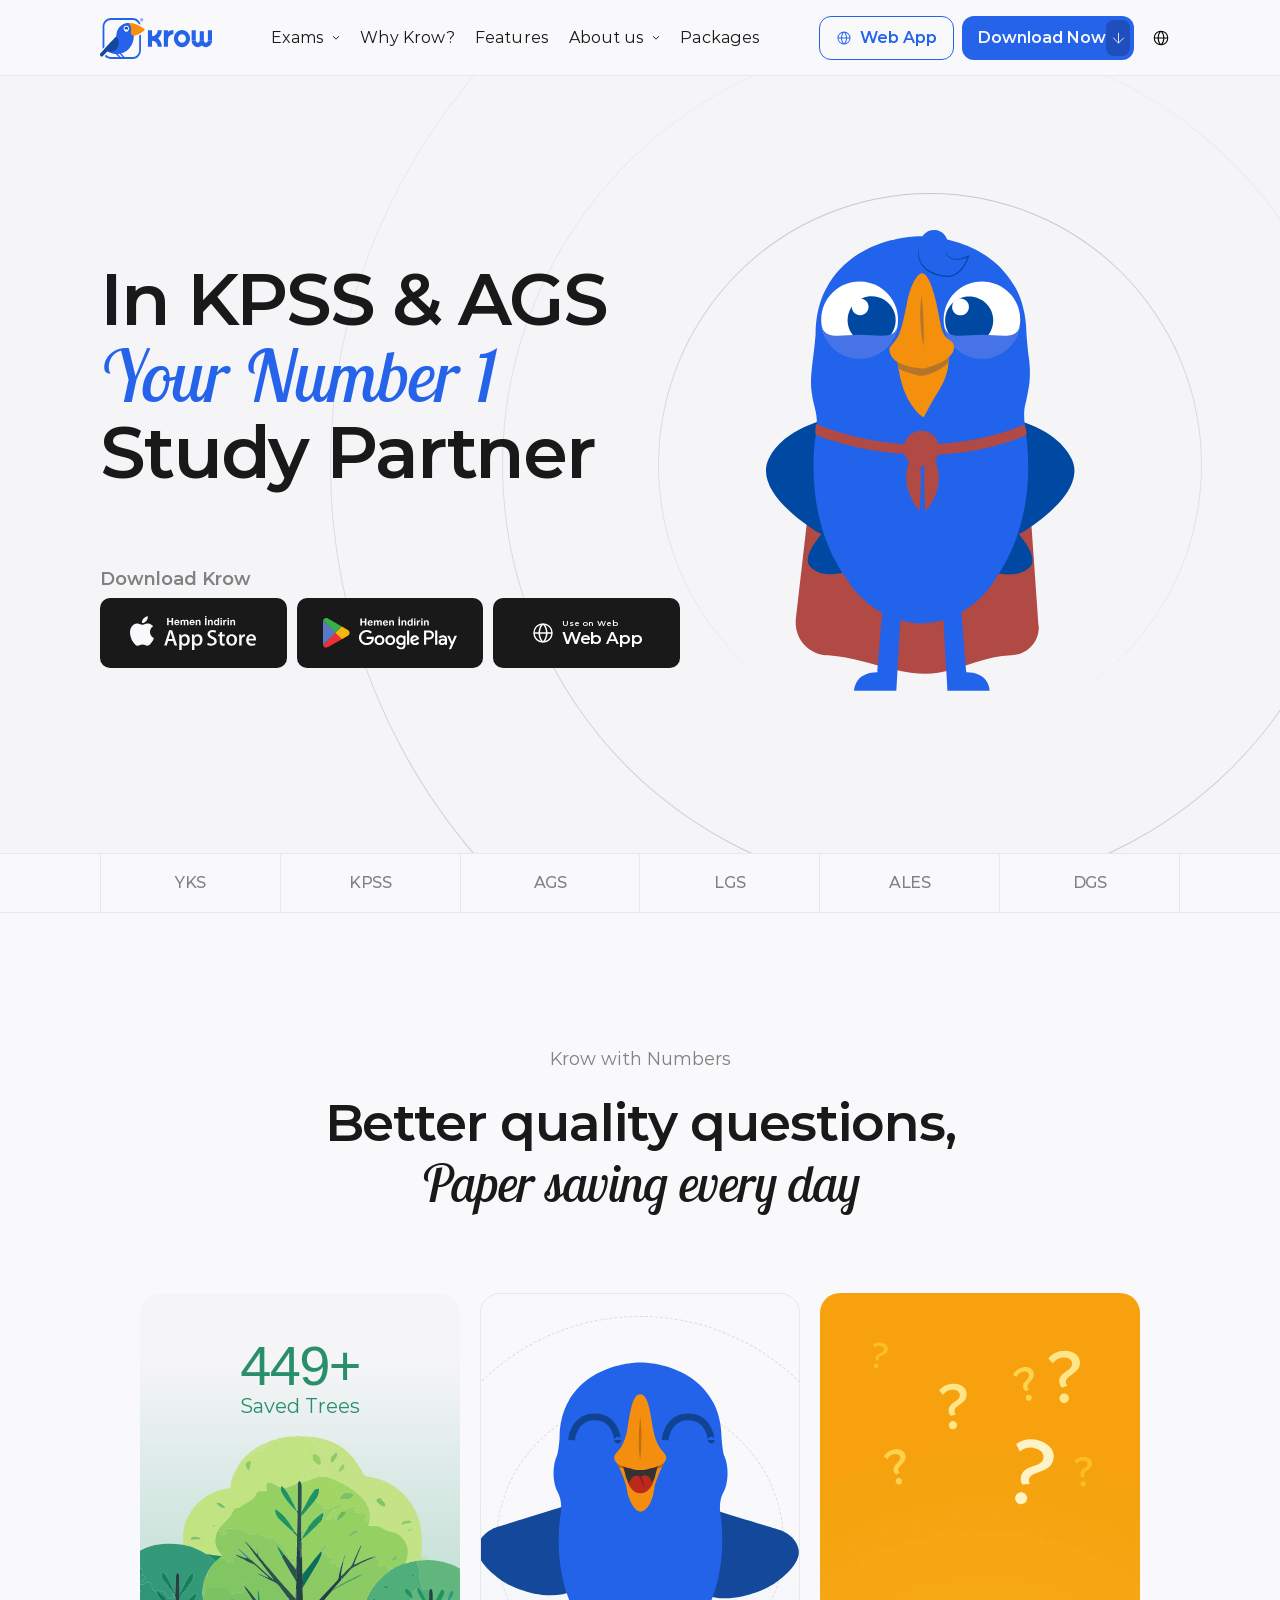
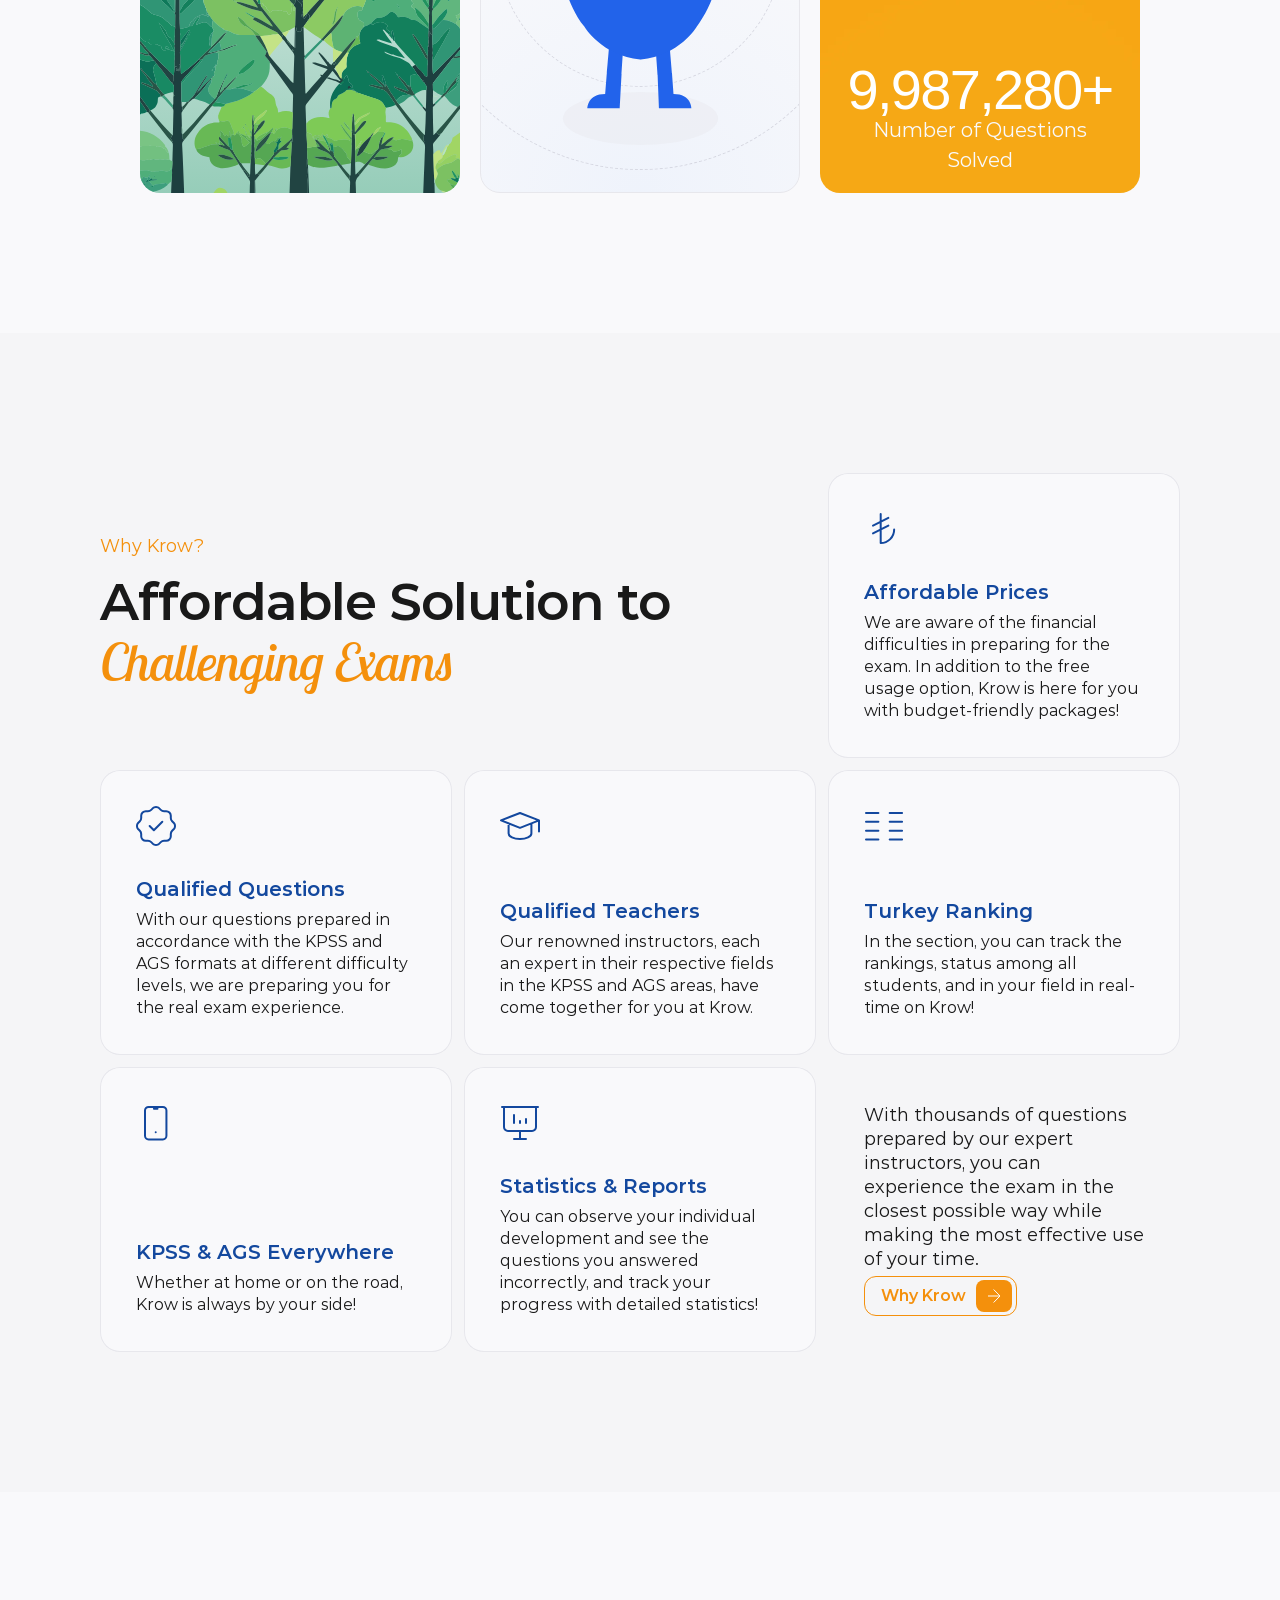
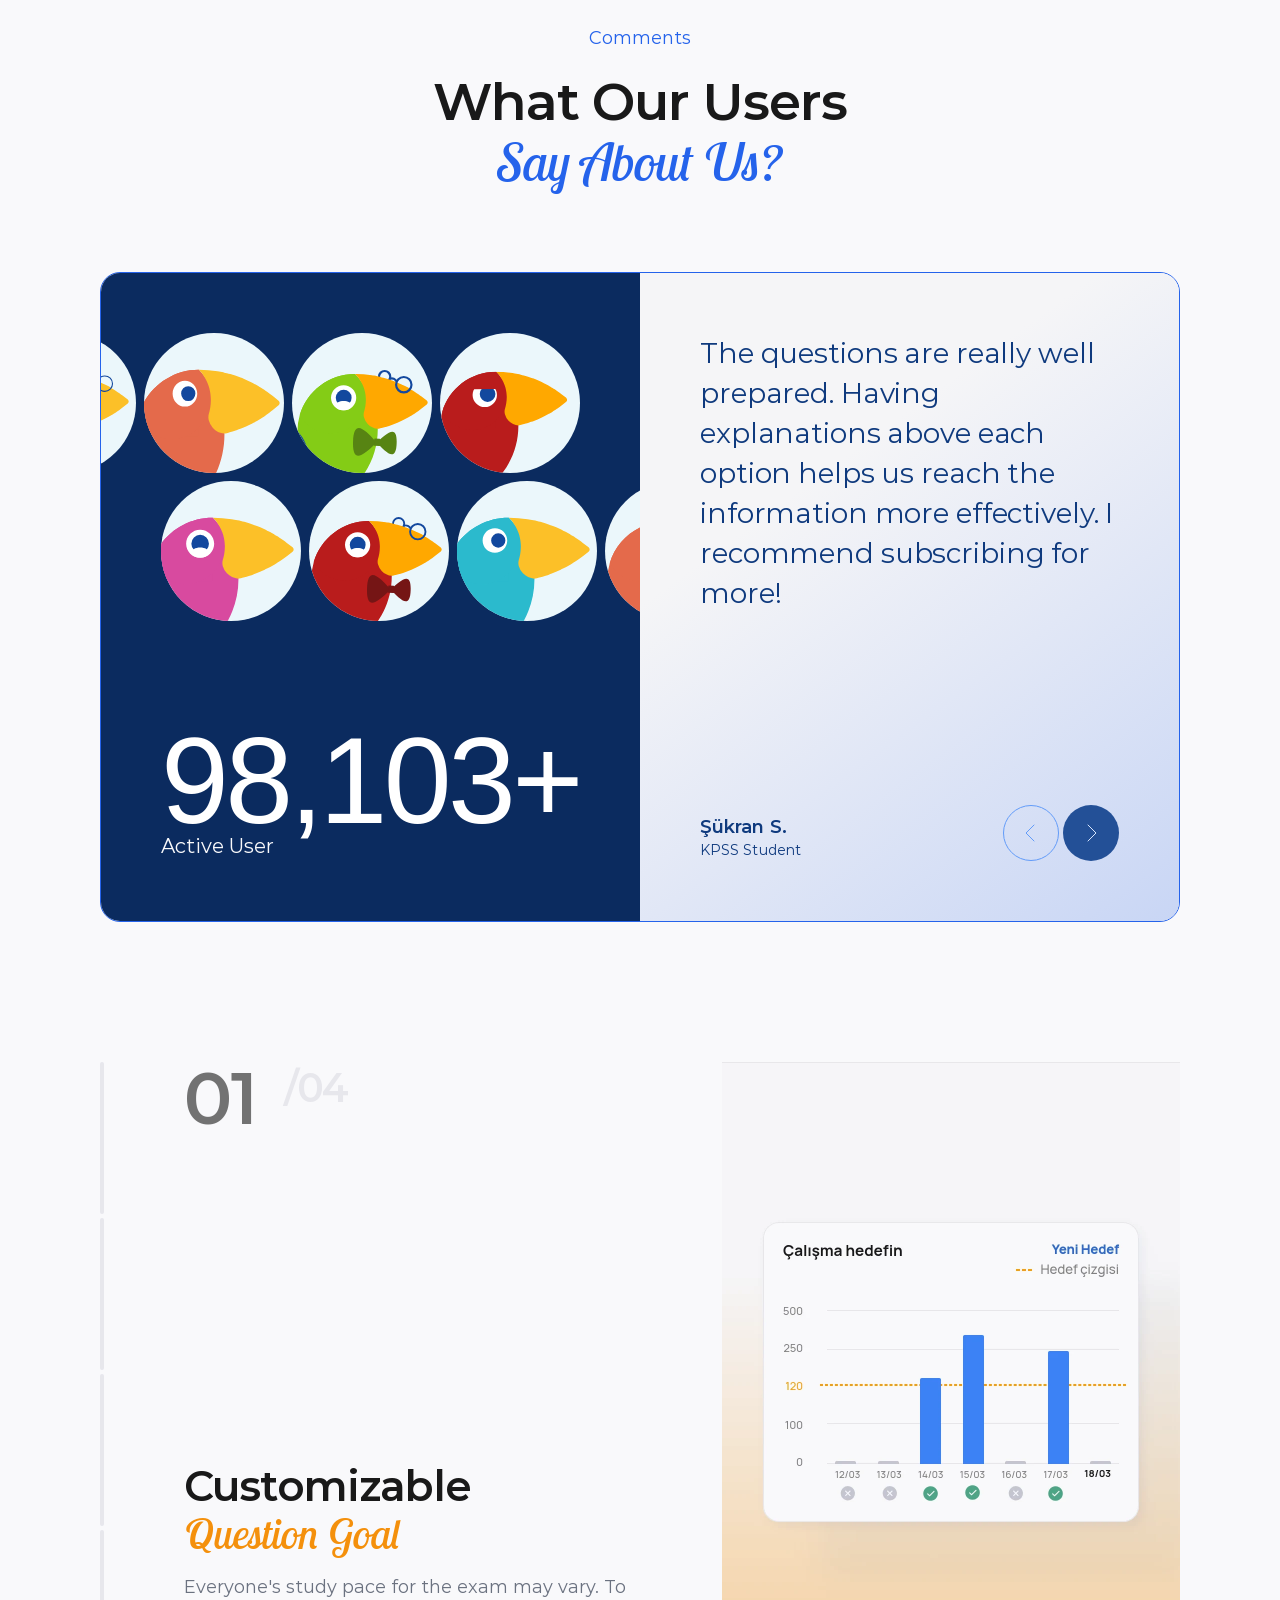
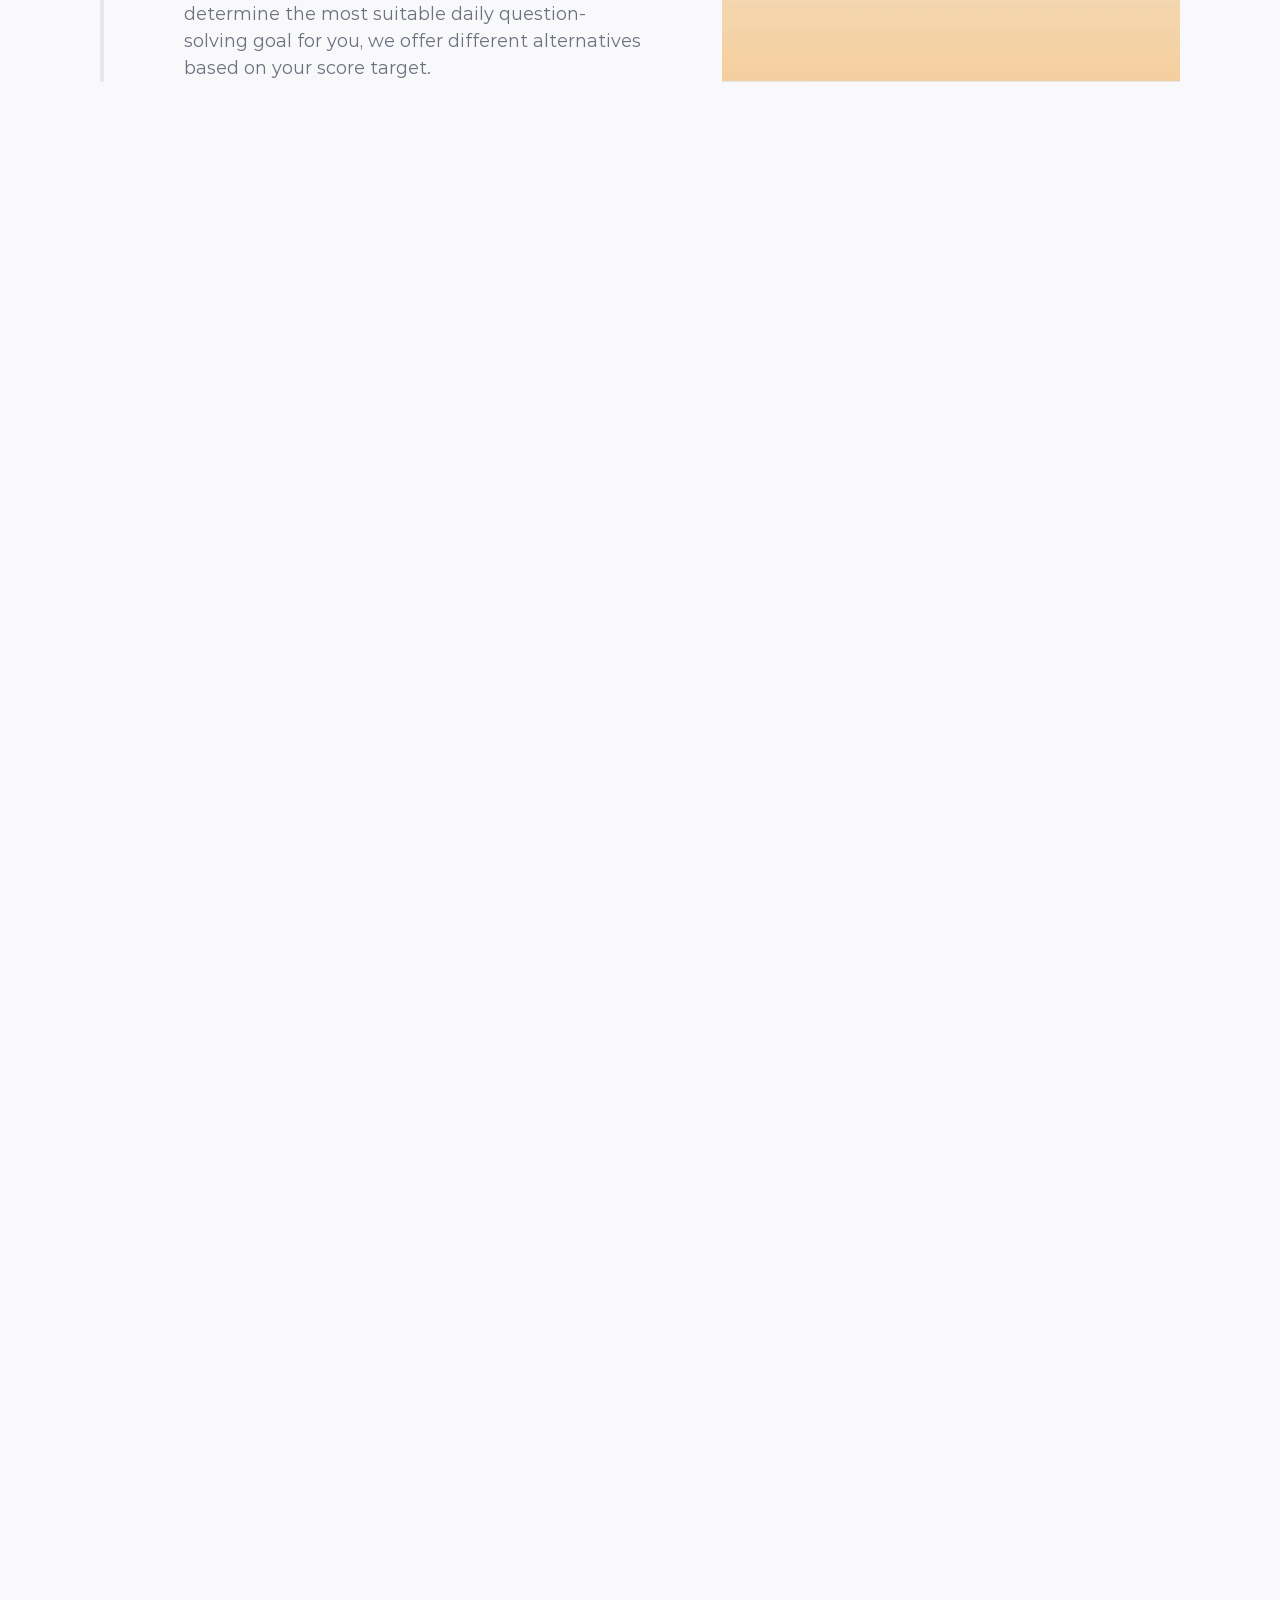
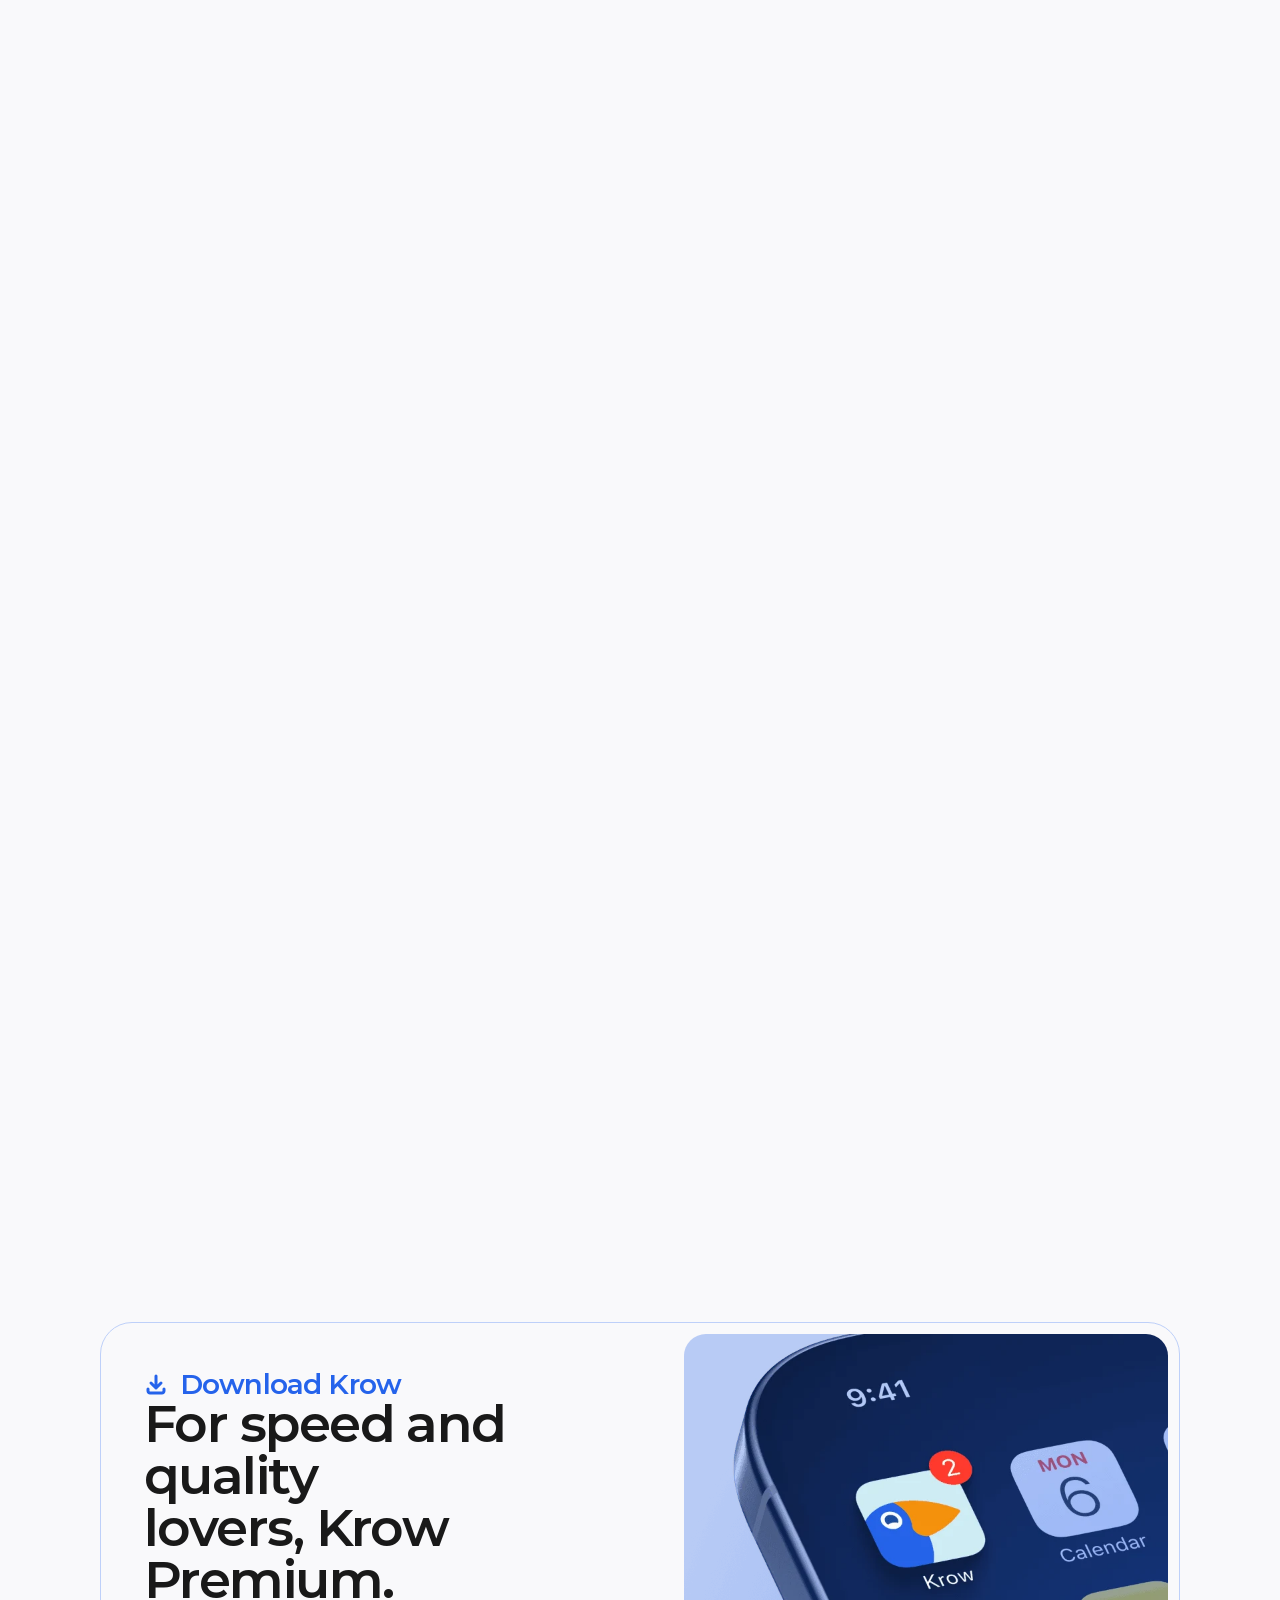
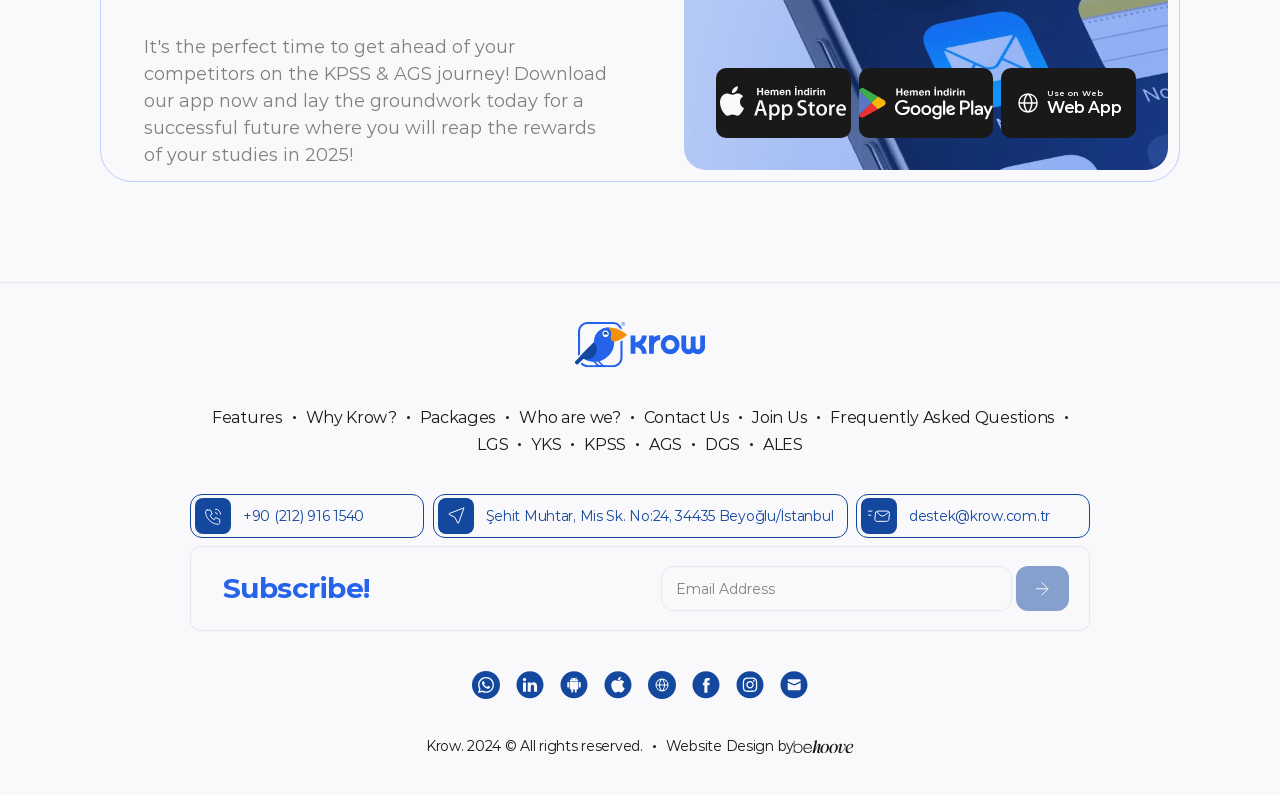
<file: en/index.html>
<!doctype html>
<html lang="en-US" class="no-js">
<head>
  <meta charset="utf-8">
  <meta name="viewport" content="width=device-width, initial-scale=1">
  <title>Krow App - 2025 KPSS/AGS Exams</title>
  <meta name="description" content="Your best assistant in preparing for KPSS &amp; AGS with thousands of questions! Optimize your studies with daily goals, statistics, and personalized learning.">
  <link rel="canonical" href="https://krow.com.tr/en/">
  <link rel="alternate" href="https://krow.com.tr/" hreflang="tr">
  <link rel="alternate" href="https://krow.com.tr/en/" hreflang="en-US">
  <link rel="alternate" href="https://krow.com.tr/" hreflang="x-default">
  <meta name="robots" content="max-image-preview:large">
  <meta property="og:type" content="website">
  <meta property="og:url" content="https://krow.com.tr/en/">
  <meta property="og:title" content="Krow App - 2025 KPSS/AGS Exams">
  <meta property="og:description" content="Your best assistant in preparing for KPSS &amp; AGS with thousands of questions! Optimize your studies with daily goals, statistics, and personalized learning.">
  <meta property="og:image" content="https://krow.com.tr/assets/img/og-image.png">
  <meta property="og:locale" content="en_US">
  <meta name="twitter:card" content="summary_large_image">
  <meta name="twitter:title" content="Krow App - 2025 KPSS/AGS Exams">
  <meta name="twitter:description" content="Your best assistant in preparing for KPSS &amp; AGS with thousands of questions! Optimize your studies with daily goals, statistics, and personalized learning.">
  <meta name="twitter:image" content="https://krow.com.tr/assets/img/og-image.png">
  <meta name="facebook-domain-verification" content="rw281qki0owxmr24ba2zku2edxh1v2">
  <link rel="icon" href="../assets/img/favicon.png" type="image/png">
  <link rel="apple-touch-icon" href="../assets/img/favicon.png">
  <link rel="preload" href="../fonts/montserrat-600.woff2" as="font" type="font/woff2" crossorigin>
  <link rel="preload" href="../fonts/montserrat-400.woff2" as="font" type="font/woff2" crossorigin>
  <link rel="preload" href="../fonts/lobster-two-italic.woff2" as="font" type="font/woff2" crossorigin>
  <link rel="stylesheet" href="../css/style.css">
  <!-- ANALYTICS: Orijinal sitede GTM (GTM-MZN95B4F), GA4 (G-H7M02B3XC1, G-9DQQZ5S4CJ),
       Meta Pixel (789756876369522) ve GTM üzerinden Microsoft Clarity (nh174ul5z2) yükleniyor.
       Çerez onayı kararı verilince buraya eklenecek. Bkz. INVENTORY.md -->
</head>
<body class="page-home">
  <a class="skip-link" href="#main">Skip to content</a>
  <header class="site-header" data-header>
    <div class="site-header__bar">
      <div class="container site-header__inner">
        <a class="site-logo appear" href="../en/" aria-label="Krow">
          <img src="../assets/icons/logo.svg" width="112" height="41" alt="Krow" class="site-logo__large" loading="lazy" decoding="async">
          <img src="../assets/icons/logo-small.svg" width="43" height="37" alt="Krow" class="site-logo__small" loading="lazy" decoding="async">
        </a>
        <nav class="site-nav" aria-label="Ana menü">
          <button class="nav-link nav-link--dropdown appear" style="--ad:.1s" type="button" aria-expanded="false" aria-controls="mega-exams" data-mega="exams">Exams<img src="../assets/icons/caret-down.svg" width="8" height="6" alt="" class="nav-link__caret" loading="lazy" decoding="async"></button>
          <a class="nav-link appear" style="--ad:.1s" href="../en/neden-krow">Why Krow?</a>
          <a class="nav-link appear" style="--ad:.2s" href="../en/ozellikler">Features</a>
          <button class="nav-link nav-link--dropdown appear" style="--ad:.3s" type="button" aria-expanded="false" aria-controls="mega-about" data-mega="about">About us<img src="../assets/icons/caret-down.svg" width="8" height="6" alt="" class="nav-link__caret" loading="lazy" decoding="async"></button>
          
          <a class="nav-link appear" style="--ad:.5s" href="../en/paketler/ales">Packages</a>
        </nav>
        <div class="site-header__actions">
          <a class="btn-web btn-web--header appear" style="--ad:.6s" href="https://app.krow.com.tr" aria-label="Open the Krow web app in your browser"><img src="../assets/icons/web-globe-blue.svg" width="16" height="16" alt="" loading="lazy" decoding="async"><span>Web App</span></a>
          <a class="btn-download appear" style="--ad:.6s" href="https://onelink.to/5f8r28" target="_blank" rel="noopener">
          <span class="btn-download__text">Download Now</span>
          <span class="btn-download__arrow" aria-hidden="true"><span class="arrow-track"><img src="../assets/icons/arrow-down.svg" width="13" height="12" alt="" loading="lazy" decoding="async"><img src="../assets/icons/arrow-down.svg" width="13" height="12" alt="" loading="lazy" decoding="async"></span></span>
        </a>
          <div class="appear" style="--ad:.7s"><div class="lang-select">
          <label class="sr-only" for="lang-en">Select Language</label>
          <select id="lang-en" class="js-lang-select" data-tr="../" data-en="../en/">
            <option value="tr">Turkish</option>
            <option value="en" selected>English (United States)</option>
          </select>
          <span class="lang-select__icon" aria-hidden="true"><img src="../assets/icons/globe.svg" width="18" height="18" alt="" loading="lazy" decoding="async"></span>
        </div></div>
          <button class="menu-toggle" type="button" aria-expanded="false" aria-controls="mobile-menu" aria-label="Open menu" data-label-open="Open menu" data-label-close="Close menu">
            <span class="menu-toggle__bars" aria-hidden="true"><span></span><span></span><span></span></span>
            <span class="menu-toggle__close" aria-hidden="true"><img src="../assets/icons/close.svg" width="21" height="21" alt="" loading="lazy" decoding="async"></span>
          </button>
        </div>
      </div>
    </div>

    <!-- Masaüstü mega menü: Sınavlar -->
    <div class="mega" id="mega-exams" hidden>
      <div class="container mega__inner">
        <div class="mega__grid">
          <a class="menu-card" href="../en/sinavlar/yks">
            <span class="menu-card__icon">
              <span class="menu-card__hover-bg"></span>
              <img src="../assets/icons/menu-exam.svg" width="60" height="60" alt="" class="menu-card__img" loading="lazy" decoding="async">
              <img src="../assets/icons/menu-card-arrow.svg" width="20" height="22" alt="" class="menu-card__arrow" loading="lazy" decoding="async">
            </span>
            <span class="menu-card__text">
              <span class="menu-card__title">YKS</span>
              <span class="menu-card__sub">Yükseköğretim Kurumları Sınavı</span>
            </span>
          </a>
<a class="menu-card" href="../en/sinavlar/kpss">
            <span class="menu-card__icon">
              <span class="menu-card__hover-bg"></span>
              <img src="../assets/icons/menu-exam.svg" width="60" height="60" alt="" class="menu-card__img" loading="lazy" decoding="async">
              <img src="../assets/icons/menu-card-arrow.svg" width="20" height="22" alt="" class="menu-card__arrow" loading="lazy" decoding="async">
            </span>
            <span class="menu-card__text">
              <span class="menu-card__title">KPSS</span>
              <span class="menu-card__sub">Kamu Personel Seçme Sınavı</span>
            </span>
          </a>
<a class="menu-card" href="../en/sinavlar/ags">
            <span class="menu-card__icon">
              <span class="menu-card__hover-bg"></span>
              <img src="../assets/icons/menu-exam.svg" width="60" height="60" alt="" class="menu-card__img" loading="lazy" decoding="async">
              <img src="../assets/icons/menu-card-arrow.svg" width="20" height="22" alt="" class="menu-card__arrow" loading="lazy" decoding="async">
            </span>
            <span class="menu-card__text">
              <span class="menu-card__title">AGS</span>
              <span class="menu-card__sub">Akademi Giriş Sınavı</span>
            </span>
          </a>
<a class="menu-card" href="../en/sinavlar/lgs">
            <span class="menu-card__icon">
              <span class="menu-card__hover-bg"></span>
              <img src="../assets/icons/menu-lgs.svg" width="60" height="60" alt="" class="menu-card__img" loading="lazy" decoding="async">
              <img src="../assets/icons/menu-card-arrow.svg" width="20" height="22" alt="" class="menu-card__arrow" loading="lazy" decoding="async">
            </span>
            <span class="menu-card__text">
              <span class="menu-card__title">LGS</span>
              <span class="menu-card__sub">Liselere Geçiş Sistemi</span>
            </span>
          </a>
<a class="menu-card" href="../en/sinavlar/ales">
            <span class="menu-card__icon">
              <span class="menu-card__hover-bg"></span>
              <img src="../assets/icons/menu-exam.svg" width="60" height="60" alt="" class="menu-card__img" loading="lazy" decoding="async">
              <img src="../assets/icons/menu-card-arrow.svg" width="20" height="22" alt="" class="menu-card__arrow" loading="lazy" decoding="async">
            </span>
            <span class="menu-card__text">
              <span class="menu-card__title">ALES</span>
              <span class="menu-card__sub">Akademik Personel ve Lisansüstü Eğitimi Giriş Sınavı</span>
            </span>
          </a>
<a class="menu-card" href="../en/sinavlar/dgs">
            <span class="menu-card__icon">
              <span class="menu-card__hover-bg"></span>
              <img src="../assets/icons/menu-exam.svg" width="60" height="60" alt="" class="menu-card__img" loading="lazy" decoding="async">
              <img src="../assets/icons/menu-card-arrow.svg" width="20" height="22" alt="" class="menu-card__arrow" loading="lazy" decoding="async">
            </span>
            <span class="menu-card__text">
              <span class="menu-card__title">DGS</span>
              <span class="menu-card__sub">Dikey Geçiş Sınavı</span>
            </span>
          </a>
        </div>
        <div class="menu-promo menu-promo--package">
            
            <div class="menu-promo__content">
              <p class="menu-promo__title">There is a package suitable <span class="script">for everyone at Krow!</span></p>
              <a class="btn-outline-orange" href="../en/">
          <span class="btn-outline-orange__text">Explore Our Packages</span>
          <span class="btn-outline-orange__arrow" aria-hidden="true"><span class="arrow-track arrow-track--x"><img src="../assets/icons/arrow-right.svg" width="13" height="14" alt="" loading="lazy" decoding="async"><img src="../assets/icons/arrow-right.svg" width="13" height="14" alt="" loading="lazy" decoding="async"></span></span>
        </a>
            </div>
          </div>
      </div>
      <div class="mega__bottom"><div class="container mega__bottom-inner">
          <a class="btn-pill btn-pill--dark" href="https://onelink.to/5f8r28" target="_blank" rel="noopener">Download Now</a>
          <a class="btn-pill" href="../en/paketler/lgs">Packages</a>
          <a class="btn-pill" href="../en/blog">Blog</a>
        </div></div>
    </div>

    <!-- Masaüstü mega menü: Hakkımızda -->
    <div class="mega" id="mega-about" hidden>
      <div class="container mega__inner">
        <div class="mega__col">
          <p class="mega__heading">About us</p>
          <div class="mega__grid">
            <a class="menu-card" href="../en/biz-kimiz">
            <span class="menu-card__icon">
              <span class="menu-card__hover-bg"></span>
              <img src="../assets/icons/menu-about.svg" width="60" height="60" alt="" class="menu-card__img" loading="lazy" decoding="async">
              <img src="../assets/icons/menu-card-arrow.svg" width="20" height="22" alt="" class="menu-card__arrow" loading="lazy" decoding="async">
            </span>
            <span class="menu-card__text">
              <span class="menu-card__title">Who are we?</span>
              <span class="menu-card__sub">Explore our team and our story.</span>
            </span>
          </a>
<a class="menu-card" href="../en/bize-ulas">
            <span class="menu-card__icon">
              <span class="menu-card__hover-bg"></span>
              <img src="../assets/icons/menu-contact.svg" width="60" height="60" alt="" class="menu-card__img" loading="lazy" decoding="async">
              <img src="../assets/icons/menu-card-arrow.svg" width="20" height="22" alt="" class="menu-card__arrow" loading="lazy" decoding="async">
            </span>
            <span class="menu-card__text">
              <span class="menu-card__title">Contact Us</span>
              <span class="menu-card__sub">We can talk about any topic.</span>
            </span>
          </a>
          </div>
        </div>
        <div class="menu-promo menu-promo--yks">
          <div class="menu-promo__body">
            <p class="menu-promo__title menu-promo__title--yks"><span class="menu-promo__strong">Krow will make the YKS</span><br><span class="script text-orange">much easier!</span></p>
            <p class="menu-promo__desc">Lorem ipsum dolor sit amet consectetur.</p>
            <a class="btn-orange" href="../en/sinavlar/yks">
              <span>Download Now</span>
              <span class="btn-orange__arrow" aria-hidden="true"><span class="arrow-track arrow-track--x"><img src="../assets/icons/arrow-right-white.svg" width="12" height="13" alt="" loading="lazy" decoding="async"><img src="../assets/icons/arrow-right-white.svg" width="12" height="13" alt="" loading="lazy" decoding="async"></span></span>
            </a>
          </div>
          <img src="../assets/icons/menu-bird.svg" width="276" height="202" alt="" class="menu-promo__bird" loading="lazy" decoding="async">
        </div>
      </div>
      <div class="mega__bottom"><div class="container mega__bottom-inner">
          <a class="btn-pill btn-pill--dark" href="https://onelink.to/5f8r28" target="_blank" rel="noopener">Download Now</a>
          <a class="btn-pill" href="../en/paketler/lgs">Packages</a>
          <a class="btn-pill" href="../en/blog">Blog</a>
        </div></div>
    </div>
    <div class="mega-overlay" data-mega-overlay hidden></div>

    <!-- Mobil / tablet menü -->
    <div class="mobile-menu" id="mobile-menu" hidden>
      <div class="mobile-menu__scroll">
        <p class="mobile-menu__heading">Exams</p>
        <div class="mobile-menu__list mobile-menu__list--exams">
          <a class="menu-card" href="../en/sinavlar/yks">
            <span class="menu-card__icon">
              <span class="menu-card__hover-bg"></span>
              <img src="../assets/icons/menu-exam.svg" width="60" height="60" alt="" class="menu-card__img" loading="lazy" decoding="async">
              <img src="../assets/icons/menu-card-arrow.svg" width="20" height="22" alt="" class="menu-card__arrow" loading="lazy" decoding="async">
            </span>
            <span class="menu-card__text">
              <span class="menu-card__title">YKS</span>
              <span class="menu-card__sub">Yükseköğretim Kurumları Sınavı</span>
            </span>
          </a>
<a class="menu-card" href="../en/sinavlar/kpss">
            <span class="menu-card__icon">
              <span class="menu-card__hover-bg"></span>
              <img src="../assets/icons/menu-exam.svg" width="60" height="60" alt="" class="menu-card__img" loading="lazy" decoding="async">
              <img src="../assets/icons/menu-card-arrow.svg" width="20" height="22" alt="" class="menu-card__arrow" loading="lazy" decoding="async">
            </span>
            <span class="menu-card__text">
              <span class="menu-card__title">KPSS</span>
              <span class="menu-card__sub">Kamu Personel Seçme Sınavı</span>
            </span>
          </a>
<a class="menu-card" href="../en/sinavlar/ags">
            <span class="menu-card__icon">
              <span class="menu-card__hover-bg"></span>
              <img src="../assets/icons/menu-exam.svg" width="60" height="60" alt="" class="menu-card__img" loading="lazy" decoding="async">
              <img src="../assets/icons/menu-card-arrow.svg" width="20" height="22" alt="" class="menu-card__arrow" loading="lazy" decoding="async">
            </span>
            <span class="menu-card__text">
              <span class="menu-card__title">AGS</span>
              <span class="menu-card__sub">Akademi Giriş Sınavı</span>
            </span>
          </a>
<a class="menu-card" href="../en/sinavlar/lgs">
            <span class="menu-card__icon">
              <span class="menu-card__hover-bg"></span>
              <img src="../assets/icons/menu-lgs.svg" width="60" height="60" alt="" class="menu-card__img" loading="lazy" decoding="async">
              <img src="../assets/icons/menu-card-arrow.svg" width="20" height="22" alt="" class="menu-card__arrow" loading="lazy" decoding="async">
            </span>
            <span class="menu-card__text">
              <span class="menu-card__title">LGS</span>
              <span class="menu-card__sub">Liselere Geçiş Sistemi</span>
            </span>
          </a>
<a class="menu-card" href="../en/sinavlar/ales">
            <span class="menu-card__icon">
              <span class="menu-card__hover-bg"></span>
              <img src="../assets/icons/menu-exam.svg" width="60" height="60" alt="" class="menu-card__img" loading="lazy" decoding="async">
              <img src="../assets/icons/menu-card-arrow.svg" width="20" height="22" alt="" class="menu-card__arrow" loading="lazy" decoding="async">
            </span>
            <span class="menu-card__text">
              <span class="menu-card__title">ALES</span>
              <span class="menu-card__sub">Akademik Personel ve Lisansüstü Eğitimi Giriş Sınavı</span>
            </span>
          </a>
<a class="menu-card" href="../en/sinavlar/dgs">
            <span class="menu-card__icon">
              <span class="menu-card__hover-bg"></span>
              <img src="../assets/icons/menu-exam.svg" width="60" height="60" alt="" class="menu-card__img" loading="lazy" decoding="async">
              <img src="../assets/icons/menu-card-arrow.svg" width="20" height="22" alt="" class="menu-card__arrow" loading="lazy" decoding="async">
            </span>
            <span class="menu-card__text">
              <span class="menu-card__title">DGS</span>
              <span class="menu-card__sub">Dikey Geçiş Sınavı</span>
            </span>
          </a>
        </div>
        <div class="menu-promo menu-promo--package menu-promo--mobile">
            <div class="menu-promo__art" aria-hidden="true"><img src="../assets/icons/menu-package.svg" width="95" height="214" alt="" class="menu-promo__art-l" loading="lazy" decoding="async"><img src="../assets/icons/menu-package-2.svg" width="95" height="214" alt="" class="menu-promo__art-r" loading="lazy" decoding="async"></div>
            <div class="menu-promo__content">
              <p class="menu-promo__title">There is a package suitable <span class="script">for everyone at Krow!</span></p>
              <a class="btn-outline-orange" href="../en/">
          <span class="btn-outline-orange__text">Explore Our Packages</span>
          <span class="btn-outline-orange__arrow" aria-hidden="true"><span class="arrow-track arrow-track--x"><img src="../assets/icons/arrow-right.svg" width="13" height="14" alt="" loading="lazy" decoding="async"><img src="../assets/icons/arrow-right.svg" width="13" height="14" alt="" loading="lazy" decoding="async"></span></span>
        </a>
            </div>
          </div>
        <div class="mobile-menu__list mobile-menu__list--links">
          <a class="menu-card menu-card--single" href="../en/neden-krow">
            <span class="menu-card__icon">
              <span class="menu-card__hover-bg"></span>
              <img src="../assets/icons/menu-why.svg" width="60" height="60" alt="" class="menu-card__img" loading="lazy" decoding="async">
              <img src="../assets/icons/menu-card-arrow.svg" width="20" height="22" alt="" class="menu-card__arrow" loading="lazy" decoding="async">
            </span>
            <span class="menu-card__text">
              <span class="menu-card__title">Why Krow?</span>
              
            </span>
          </a>
<a class="menu-card menu-card--single" href="../en/ozellikler">
            <span class="menu-card__icon">
              <span class="menu-card__hover-bg"></span>
              <img src="../assets/icons/menu-features.svg" width="60" height="60" alt="" class="menu-card__img" loading="lazy" decoding="async">
              <img src="../assets/icons/menu-card-arrow.svg" width="20" height="22" alt="" class="menu-card__arrow" loading="lazy" decoding="async">
            </span>
            <span class="menu-card__text">
              <span class="menu-card__title">Features</span>
              
            </span>
          </a>
<a class="menu-card menu-card--single" href="../en/blog">
            <span class="menu-card__icon">
              <span class="menu-card__hover-bg"></span>
              <img src="../assets/icons/menu-blog.svg" width="60" height="60" alt="" class="menu-card__img" loading="lazy" decoding="async">
              <img src="../assets/icons/menu-card-arrow.svg" width="20" height="22" alt="" class="menu-card__arrow" loading="lazy" decoding="async">
            </span>
            <span class="menu-card__text">
              <span class="menu-card__title">Blog</span>
              
            </span>
          </a>
<a class="menu-card menu-card--single" href="../en/sikca-sorulan-sorular">
            <span class="menu-card__icon">
              <span class="menu-card__hover-bg"></span>
              <img src="../assets/icons/menu-faq.svg" width="60" height="60" alt="" class="menu-card__img" loading="lazy" decoding="async">
              <img src="../assets/icons/menu-card-arrow.svg" width="20" height="22" alt="" class="menu-card__arrow" loading="lazy" decoding="async">
            </span>
            <span class="menu-card__text">
              <span class="menu-card__title">Frequently Asked Questions</span>
              
            </span>
          </a>
          <a class="menu-card" href="https://app.krow.com.tr">
            <span class="menu-card__icon">
              <span class="menu-card__hover-bg"></span>
              <img src="../assets/icons/menu-web.svg" width="60" height="60" alt="" class="menu-card__img" loading="lazy" decoding="async">
              <img src="../assets/icons/menu-card-arrow.svg" width="20" height="22" alt="" class="menu-card__arrow" loading="lazy" decoding="async">
            </span>
            <span class="menu-card__text">
              <span class="menu-card__title">Web App</span>
              <span class="menu-card__sub">Use on Web</span>
            </span>
          </a>
        </div>
        <p class="mobile-menu__heading">About us</p>
        <div class="mobile-menu__list mobile-menu__list--about">
          <a class="menu-card" href="../en/biz-kimiz">
            <span class="menu-card__icon">
              <span class="menu-card__hover-bg"></span>
              <img src="../assets/icons/menu-about.svg" width="60" height="60" alt="" class="menu-card__img" loading="lazy" decoding="async">
              <img src="../assets/icons/menu-card-arrow.svg" width="20" height="22" alt="" class="menu-card__arrow" loading="lazy" decoding="async">
            </span>
            <span class="menu-card__text">
              <span class="menu-card__title">Who are we?</span>
              <span class="menu-card__sub">Explore our team and our story.</span>
            </span>
          </a>
<a class="menu-card" href="../en/bize-ulas">
            <span class="menu-card__icon">
              <span class="menu-card__hover-bg"></span>
              <img src="../assets/icons/menu-contact.svg" width="60" height="60" alt="" class="menu-card__img" loading="lazy" decoding="async">
              <img src="../assets/icons/menu-card-arrow.svg" width="20" height="22" alt="" class="menu-card__arrow" loading="lazy" decoding="async">
            </span>
            <span class="menu-card__text">
              <span class="menu-card__title">Contact Us</span>
              <span class="menu-card__sub">We can talk about any topic.</span>
            </span>
          </a>
<a class="menu-card" href="../en/biz-kimiz/bize-katil">
            <span class="menu-card__icon">
              <span class="menu-card__hover-bg"></span>
              <img src="../assets/icons/menu-join.svg" width="60" height="60" alt="" class="menu-card__img" loading="lazy" decoding="async">
              <img src="../assets/icons/menu-card-arrow.svg" width="20" height="22" alt="" class="menu-card__arrow" loading="lazy" decoding="async">
            </span>
            <span class="menu-card__text">
              <span class="menu-card__title">Join Us</span>
              <span class="menu-card__sub">We may need your skills.</span>
            </span>
          </a>
        </div>
      </div>
      <div class="mega__bottom"><div class="container mega__bottom-inner">
          <a class="btn-pill btn-pill--dark" href="https://onelink.to/5f8r28" target="_blank" rel="noopener">Download Now</a>
          <a class="btn-pill" href="../en/paketler/lgs">Packages</a>
          <a class="btn-pill" href="../en/blog">Blog</a>
        </div></div>
    </div>
  </header>
  
  <main id="main">
    <!-- HERO -->
    <section class="hero">
      <div class="hero__rings" aria-hidden="true"><span class="ring ring--l appear-scale" style="--ad:.6s"></span><span class="ring ring--m appear-scale" style="--ad:.5s"></span><span class="ring ring--s appear-scale" style="--ad:.4s"></span></div>
      <div class="container hero__inner">
        <div class="hero__text">
          <h1 class="hero__title"><span class="hero__line">In KPSS &amp; AGS</span><span class="hero__line"><span class="script text-blue">Your Number 1</span></span><span class="hero__line">Study Partner</span></h1>
          <div class="hero__download">
            <p class="hero__label">Download Krow</p>
            <div class="store-buttons store-buttons--hero">
          <a class="store-btn" href="https://apps.apple.com/tr/app/krow-kpss-ags-2025-sorular%C4%B1/id6473955553?l=tr" target="_blank" rel="noopener" aria-label="App Store"><img src="../assets/icons/badge-app-store.svg" width="126" height="34" alt="App Store" loading="lazy" decoding="async"></a>
          <a class="store-btn" href="https://play.google.com/store/apps/details?id=com.krow.education&amp;hl=en" target="_blank" rel="noopener" aria-label="Google Play"><img src="../assets/icons/badge-google-play.svg" width="134" height="34" alt="Google Play" loading="lazy" decoding="async"></a>
          <a class="store-btn store-btn--web" href="https://app.krow.com.tr" aria-label="Open the Krow web app in your browser">
            <span class="web-badge"><img src="../assets/icons/web-globe-white.svg" width="24" height="24" alt="" class="web-badge__icon" loading="lazy" decoding="async"><span class="web-badge__text"><span class="web-badge__small">Use on Web</span><span class="web-badge__big">Web App</span></span></span>
          </a>
        </div>
          </div>
        </div>
        <div class="hero__art appear-scale" style="--ad:.2s">
          <div class="hero__lottie js-lottie" data-src="../assets/lottie/bird-hero.json" role="img" aria-label="Krow"></div>
        </div>
      </div>
      <nav class="exams-bar" aria-label="Exams">
        <div class="exams-bar__scroll"><div class="container exams-bar__inner">
          <a class="exam-tab" href="../en/sinavlar/yks" style="--c:#2563EB"><span>YKS</span></a><a class="exam-tab" href="../en/sinavlar/kpss" style="--c:#F4900C"><span>KPSS</span></a><a class="exam-tab" href="../en/sinavlar/ags" style="--c:#288F6A"><span>AGS</span></a><a class="exam-tab" href="../en/sinavlar/lgs" style="--c:#EB636D"><span>LGS</span></a><a class="exam-tab" href="../en/sinavlar/ales" style="--c:#C42BAB"><span>ALES</span></a><a class="exam-tab" href="../en/sinavlar/dgs" style="--c:#19D1A9"><span>DGS</span></a>
        </div></div>
      </nav>
    </section>

    <!-- RAKAMLARLA KROW -->
    <section class="section stats">
      <div class="container">
        
      <div class="section-title section-title--center">
        <p class="eyebrow text-gray">Krow with Numbers</p>
        <h2 class="h2"><span class="h2__line" data-reveal="up60">Better quality questions,</span><span class="h2__line script text-dark" data-reveal="up60" style="--rd:.1s">Paper saving every day</span></h2>
      </div>
        <div class="stats__grid">
          <div class="stat-card stat-card--trees" data-reveal="scale80" style="--rd:.15s">
            <div class="stat-card__stats"><p class="counter text-green"><span class="js-count" data-to="450">450</span>+</p><p class="stat-card__label">Saved Trees</p></div>
            <img class="stat-card__trees" src="../assets/img/trees.svg" alt="" width="407" height="366" loading="lazy">
          </div>
          <div class="stat-card stat-card--bird">
            <span class="stat-card__ring stat-card__ring--l"></span><span class="stat-card__ring stat-card__ring--s"></span>
            <span class="stat-card__shadow"></span>
            <div class="stat-card__lottie js-lottie" data-src="../assets/lottie/bird-happy.json"></div>
          </div>
          <div class="stat-card stat-card--questions" data-reveal="scale80" style="--rd:.15s">
            <img class="stat-card__bg" src="../assets/img/questions-card-bg.webp" alt="" loading="lazy">
            <img src="../assets/icons/question-marks.svg" width="224" height="169" alt="" class="stat-card__qm hide-mobile" loading="lazy" decoding="async">
            <img src="../assets/icons/question-marks-mobile.svg" width="246" height="185" alt="" class="stat-card__qm show-mobile" loading="lazy" decoding="async">
            <div class="stat-card__stats"><p class="counter "><span class="js-count" data-to="10000000">10,000,000</span>+</p><p class="stat-card__label">Number of Questions Solved</p></div>
          </div>
        </div>
        <div class="carousel stats__carousel" data-carousel data-autoplay="3000">
          <div class="carousel__track"><div class="stat-card stat-card--trees">
            <div class="stat-card__stats"><p class="counter text-green"><span class="js-count" data-to="450">450</span>+</p><p class="stat-card__label">Saved Trees</p></div>
            <img class="stat-card__trees" src="../assets/img/trees.svg" alt="" width="407" height="366" loading="lazy">
          </div><div class="stat-card stat-card--questions">
            <img class="stat-card__bg" src="../assets/img/questions-card-bg.webp" alt="" loading="lazy">
            <img src="../assets/icons/question-marks.svg" width="224" height="169" alt="" class="stat-card__qm hide-mobile" loading="lazy" decoding="async">
            <img src="../assets/icons/question-marks-mobile.svg" width="246" height="185" alt="" class="stat-card__qm show-mobile" loading="lazy" decoding="async">
            <div class="stat-card__stats"><p class="counter "><span class="js-count" data-to="10000000">10,000,000</span>+</p><p class="stat-card__label">Number of Questions Solved</p></div>
          </div></div>
        </div>
      </div>
    </section>

    <!-- NEDEN KROW -->
    <section class="section why">
      <div class="container">
        <div class="why__grid">
          <div class="why__title">
      <div class="section-title section-title--left">
        <p class="eyebrow text-orange">Why Krow?</p>
        <h2 class="h2"><span class="h2__line" data-reveal="left60">Affordable Solution to</span><span class="h2__line script text-orange" data-reveal="left60" style="--rd:.1s">Challenging Exams</span></h2>
      </div></div>
          <div class="carousel why__carousel" data-carousel data-autoplay="3000">
            <div class="carousel__track">
              <article class="feature-card ">
            <span class="feature-card__icon"><img src="../assets/icons/feat-teachers.svg" width="40" height="40" alt="" class="feature-card__icon-default" loading="lazy" decoding="async"><img src="../assets/icons/feat-teachers-hover.svg" width="40" height="40" alt="" class="feature-card__icon-hover" loading="lazy" decoding="async"></span>
            <div class="feature-card__text">
              <h3 class="feature-card__title">Qualified Teachers</h3>
              <p class="feature-card__body">Our renowned instructors, each an expert in their field, have come together for you at Krow in the KPSS area.</p>
            </div>
          </article>
              <article class="feature-card ">
            <span class="feature-card__icon"><img src="../assets/icons/feat-questions.svg" width="40" height="40" alt="" class="feature-card__icon-default" loading="lazy" decoding="async"><img src="../assets/icons/feat-questions-hover.svg" width="40" height="40" alt="" class="feature-card__icon-hover" loading="lazy" decoding="async"></span>
            <div class="feature-card__text">
              <h3 class="feature-card__title">Qualified Questions</h3>
              <p class="feature-card__body">With our questions prepared in accordance with the KPSS format at different difficulty levels, we are preparing you for the real exam experience.</p>
            </div>
          </article>
              <article class="feature-card ">
            <span class="feature-card__icon"><img src="../assets/icons/feat-price.svg" width="40" height="40" alt="" class="feature-card__icon-default" loading="lazy" decoding="async"><img src="../assets/icons/feat-price-hover.svg" width="40" height="40" alt="" class="feature-card__icon-hover" loading="lazy" decoding="async"></span>
            <div class="feature-card__text">
              <h3 class="feature-card__title">Affordable Prices</h3>
              <p class="feature-card__body">We are aware of the financial difficulties of preparing for the exam. In addition to the free usage option, Krow is with you with budget-friendly packages!</p>
            </div>
          </article>
              <article class="feature-card ">
            <span class="feature-card__icon"><img src="../assets/icons/feat-mobile.svg" width="40" height="40" alt="" class="feature-card__icon-default" loading="lazy" decoding="async"><img src="../assets/icons/feat-mobile-hover.svg" width="40" height="40" alt="" class="feature-card__icon-hover" loading="lazy" decoding="async"></span>
            <div class="feature-card__text">
              <h3 class="feature-card__title">KPSS Everywhere</h3>
              <p class="feature-card__body">Whether at home or on the go, Krow is always with you!</p>
            </div>
          </article>
              <article class="feature-card ">
            <span class="feature-card__icon"><img src="../assets/icons/feat-stats.svg" width="40" height="40" alt="" class="feature-card__icon-default" loading="lazy" decoding="async"><img src="../assets/icons/feat-stats-hover.svg" width="40" height="40" alt="" class="feature-card__icon-hover" loading="lazy" decoding="async"></span>
            <div class="feature-card__text">
              <h3 class="feature-card__title">Statistics &amp; Reports</h3>
              <p class="feature-card__body">You can observe your personal development, see the questions you answered incorrectly, and track your progress with detailed statistics!</p>
            </div>
          </article>
              <article class="feature-card ">
            <span class="feature-card__icon"><img src="../assets/icons/feat-ranking.svg" width="40" height="40" alt="" class="feature-card__icon-default" loading="lazy" decoding="async"><img src="../assets/icons/feat-ranking-hover.svg" width="40" height="40" alt="" class="feature-card__icon-hover" loading="lazy" decoding="async"></span>
            <div class="feature-card__text">
              <h3 class="feature-card__title">Turkey Ranking</h3>
              <p class="feature-card__body">In the section, you can instantly track the rankings of your status among all students in Krow!</p>
            </div>
          </article>
            </div>
          </div>
          <article class="feature-card feature-card--price">
            <span class="feature-card__icon"><img src="../assets/icons/feat-price.svg" width="40" height="40" alt="" class="feature-card__icon-default" loading="lazy" decoding="async"><img src="../assets/icons/feat-price-hover.svg" width="40" height="40" alt="" class="feature-card__icon-hover" loading="lazy" decoding="async"></span>
            <div class="feature-card__text">
              <h3 class="feature-card__title">Affordable Prices</h3>
              <p class="feature-card__body">We are aware of the financial difficulties in preparing for the exam. In addition to the free usage option, Krow is here for you with budget-friendly packages!</p>
            </div>
          </article>
          <article class="feature-card feature-card--questions">
            <span class="feature-card__icon"><img src="../assets/icons/feat-questions.svg" width="40" height="40" alt="" class="feature-card__icon-default" loading="lazy" decoding="async"><img src="../assets/icons/feat-questions-hover.svg" width="40" height="40" alt="" class="feature-card__icon-hover" loading="lazy" decoding="async"></span>
            <div class="feature-card__text">
              <h3 class="feature-card__title">Qualified Questions</h3>
              <p class="feature-card__body">With our questions prepared in accordance with the KPSS and AGS formats at different difficulty levels, we are preparing you for the real exam experience.</p>
            </div>
          </article>
          <article class="feature-card feature-card--teachers">
            <span class="feature-card__icon"><img src="../assets/icons/feat-teachers.svg" width="40" height="40" alt="" class="feature-card__icon-default" loading="lazy" decoding="async"><img src="../assets/icons/feat-teachers-hover.svg" width="40" height="40" alt="" class="feature-card__icon-hover" loading="lazy" decoding="async"></span>
            <div class="feature-card__text">
              <h3 class="feature-card__title">Qualified Teachers</h3>
              <p class="feature-card__body">Our renowned instructors, each an expert in their respective fields in the KPSS and AGS areas, have come together for you at Krow.</p>
            </div>
          </article>
          <article class="feature-card feature-card--ranking">
            <span class="feature-card__icon"><img src="../assets/icons/feat-ranking.svg" width="40" height="40" alt="" class="feature-card__icon-default" loading="lazy" decoding="async"><img src="../assets/icons/feat-ranking-hover.svg" width="40" height="40" alt="" class="feature-card__icon-hover" loading="lazy" decoding="async"></span>
            <div class="feature-card__text">
              <h3 class="feature-card__title">Turkey Ranking</h3>
              <p class="feature-card__body">In the section, you can track the rankings, status among all students, and in your field in real-time on Krow!</p>
            </div>
          </article>
          <article class="feature-card feature-card--mobile">
            <span class="feature-card__icon"><img src="../assets/icons/feat-mobile.svg" width="40" height="40" alt="" class="feature-card__icon-default" loading="lazy" decoding="async"><img src="../assets/icons/feat-mobile-hover.svg" width="40" height="40" alt="" class="feature-card__icon-hover" loading="lazy" decoding="async"></span>
            <div class="feature-card__text">
              <h3 class="feature-card__title">KPSS &amp; AGS Everywhere</h3>
              <p class="feature-card__body">Whether at home or on the road, Krow is always by your side!</p>
            </div>
          </article>
          <article class="feature-card feature-card--stats">
            <span class="feature-card__icon"><img src="../assets/icons/feat-stats.svg" width="40" height="40" alt="" class="feature-card__icon-default" loading="lazy" decoding="async"><img src="../assets/icons/feat-stats-hover.svg" width="40" height="40" alt="" class="feature-card__icon-hover" loading="lazy" decoding="async"></span>
            <div class="feature-card__text">
              <h3 class="feature-card__title">Statistics &amp; Reports</h3>
              <p class="feature-card__body">You can observe your individual development and see the questions you answered incorrectly, and track your progress with detailed statistics!</p>
            </div>
          </article>
          <div class="why__box">
            <p class="why__box-text">With thousands of questions prepared by our expert instructors, you can experience the exam in the closest possible way while making the most effective use of your time.</p>
            <a class="btn-outline-orange" href="../en/neden-krow">
          <span class="btn-outline-orange__text">Why Krow</span>
          <span class="btn-outline-orange__arrow" aria-hidden="true"><span class="arrow-track arrow-track--x"><img src="../assets/icons/arrow-right.svg" width="13" height="14" alt="" loading="lazy" decoding="async"><img src="../assets/icons/arrow-right.svg" width="13" height="14" alt="" loading="lazy" decoding="async"></span></span>
        </a>
          </div>
        </div>
      </div>
    </section>

    <!-- YORUMLAR -->
    <section class="section reviews">
      <div class="container">
        
      <div class="section-title section-title--center">
        <p class="eyebrow text-blue">Comments</p>
        <h2 class="h2"><span class="h2__line" data-reveal="up60">What Our Users</span><span class="h2__line script text-blue" data-reveal="up60" style="--rd:.1s">Say About Us?</span></h2>
      </div>
        <div class="reviews__box" data-reveal="up80">
          <div class="reviews__users">
            <div class="avatars">
              <div class="avatars__row avatars__row--top"><span class="avatar"><img src="../assets/icons/avatar-1.svg" alt="" loading="lazy" style="left:-54.3%;top:25%;width:149.3%"></span><span class="avatar"><img src="../assets/icons/avatar-2.svg" alt="" loading="lazy" style="left:-50.7%;top:24.3%;width:147.9%"></span><span class="avatar"><img src="../assets/icons/avatar-3.svg" alt="" loading="lazy" style="left:0%;top:25.7%;width:95%"></span><span class="avatar"><img src="../assets/icons/avatar-4.svg" alt="" loading="lazy" style="left:0%;top:25.7%;width:97.1%"></span><span class="avatar"><img src="../assets/icons/avatar-5.svg" alt="" loading="lazy" style="left:2.1%;top:25.7%;width:95%"></span><span class="avatar"><img src="../assets/icons/avatar-6.svg" alt="" loading="lazy" style="left:0%;top:27.1%;width:91.4%"></span></div>
              <div class="avatars__row avatars__row--bottom"><span class="avatar"><img src="../assets/icons/avatar-7.svg" alt="" loading="lazy" style="left:-2.1%;top:25.7%;width:97.1%"></span><span class="avatar"><img src="../assets/icons/avatar-8.svg" alt="" loading="lazy" style="left:0%;top:25.7%;width:95%"></span><span class="avatar"><img src="../assets/icons/avatar-9.svg" alt="" loading="lazy" style="left:-2.1%;top:25.7%;width:97.1%"></span><span class="avatar"><img src="../assets/icons/avatar-10.svg" alt="" loading="lazy" style="left:0%;top:25.7%;width:95%"></span><span class="avatar"><img src="../assets/icons/avatar-11.svg" alt="" loading="lazy" style="left:-52.9%;top:27.1%;width:144.3%"></span></div>
            </div>
            <div class="reviews__count"><p class="counter counter--users"><span class="js-count" data-to="100000">100,000</span>+</p><p class="reviews__count-label">Active User</p></div>
          </div>
          <div class="reviews__slider" data-slider>
            <ul class="reviews__list hide-mobile">
              <li class="review is-active" data-slide>
                <p class="review__text">The questions are really well prepared. Having explanations above each option helps us reach the information more effectively. I recommend subscribing for more!</p>
                <div class="review__author"><p class="review__name">Şükran S.</p><p class="review__role">KPSS Student</p></div>
              </li>
              <li class="review" data-slide>
                <p class="review__text">A wonderful application that allows you to answer the question along with all its distractors and provides understanding. I strongly recommend it to everyone.</p>
                <div class="review__author"><p class="review__name">Serpil E.</p><p class="review__role">KPSS Student</p></div>
              </li>
              <li class="review" data-slide>
                <p class="review__text">Krow is my biggest helper and supporter during the KPSS preparation process, motivating me and containing thousands of quality questions, where I can access detailed explanations of my wrong and correct answers. Thanks to the ranking and development charts, I can track my progress.</p>
                <div class="review__author"><p class="review__name">Zuhal Ö.</p><p class="review__role">KPSS Student</p></div>
              </li>
              <li class="review" data-slide>
                <p class="review__text">The application primarily offers the advantage of having numerous question banks at your fingertips, which is beneficial for us KPSS students. As we know, the prices of books can be high. It is also thoughtfully designed to separate the questions by subject headings and include answers for all options, helping us to identify and close the gaps in the subjects we are lacking.</p>
                <div class="review__author"><p class="review__name">Melek T.</p><p class="review__role">KPSS Student</p></div>
              </li>
              <li class="review" data-slide>
                <p class="review__text">I reviewed the content, the interface is quite successful and easy on the eyes. The goal-setting capabilities are well positioned, it currently looks like a perfect KPSS partner. The challenge is still under construction, but having it would motivate you. I recommend it as it is well thought out.</p>
                <div class="review__author"><p class="review__name">Recep Ö.</p><p class="review__role">KPSS Student</p></div>
              </li>
            </ul>
            <ul class="reviews__list show-mobile">
              <li class="review is-active" data-slide>
                <p class="review__text">The questions are really well prepared. The explanations for each option help us reach the information more effectively. I suggest subscribing for more :)</p>
                <div class="review__author"><p class="review__name">Şükran S.</p><p class="review__role">KPSS Student</p></div>
              </li>
              <li class="review" data-slide>
                <p class="review__text">A wonderful application that allows you to answer the question along with all the distractions and facilitates understanding. I highly recommend it to everyone.</p>
                <div class="review__author"><p class="review__name">Serpil E.</p><p class="review__role">KPSS Student</p></div>
              </li>
              <li class="review" data-slide>
                <p class="review__text">Krow, my biggest helper and supporter during my preparation process for the KPSS, motivates me and contains thousands of quality questions, allowing me to access the detailed explanations of my correct and incorrect answers. Thanks to the ranking and development charts, I can track my progress.</p>
                <div class="review__author"><p class="review__name">Zuhal Ö.</p><p class="review__role">KPSS Student</p></div>
              </li>
              <li class="review" data-slide>
                <p class="review__text">The application primarily being both useful and as if you have dozens of question banks at your fingertips is an advantage for us KPSS students. Given the prices of books, this is important. The fact that the questions are categorized by subject headings and that it includes the answers to all options is also well thought out for us to realize and address the topics we are lacking.</p>
                <div class="review__author"><p class="review__name">Melek T.</p><p class="review__role">KPSS Student</p></div>
              </li>
              <li class="review" data-slide>
                <p class="review__text">I reviewed the content and it looks quite successful, with a user-friendly interface. The capabilities for setting goals are well-placed, it currently feels like a complete KPSS partner. The challenge is still in the development stage, but having it makes one ambitious; it's well thought out, I recommend it.</p>
                <div class="review__author"><p class="review__name">Recep Ö.</p><p class="review__role">KPSS Student</p></div>
              </li>
            </ul>
            <div class="reviews__nav">
              <button type="button" class="slider-btn" data-prev aria-label="Previous review"><img src="../assets/icons/slider-prev.svg" width="56" height="56" alt="" class="hide-mobile" loading="lazy" decoding="async"><img src="../assets/icons/slider-prev-sm.svg" width="44" height="44" alt="" class="show-mobile" loading="lazy" decoding="async"></button>
              <button type="button" class="slider-btn" data-next aria-label="Next review"><img src="../assets/icons/slider-next.svg" width="56" height="56" alt="" class="hide-mobile" loading="lazy" decoding="async"><img src="../assets/icons/slider-next-sm.svg" width="44" height="44" alt="" class="show-mobile" loading="lazy" decoding="async"></button>
            </div>
          </div>
        </div>
      </div>
    </section>

    <!-- ADIMLAR (masaüstü: yapışkan kaydırma) -->
    <section class="steps" data-steps style="--steps:4">
      <div class="steps__sticky">
        <div class="container steps__inner">
          <div class="steps__bars" aria-hidden="true"><span class="steps__bar"><span class="steps__bar-fill"></span></span><span class="steps__bar"><span class="steps__bar-fill"></span></span><span class="steps__bar"><span class="steps__bar-fill"></span></span><span class="steps__bar"><span class="steps__bar-fill"></span></span></div>
          <div class="steps__content">
            <div class="steps__counter" aria-hidden="true"><span class="steps__num">0<span class="steps__digit"><span class="steps__digit-col"><span>1</span><span>2</span><span>3</span><span>4</span></span></span></span><span class="steps__total">/04</span></div>
            <div class="steps__texts">
              <div class="step-text step-text--orange is-active" data-step="0">
                <h3 class="step-text__title"><span class="step-text__l1">Customizable</span><span class="step-text__l2 script">Question Goal</span></h3>
                <p class="step-text__desc">Everyone's study pace for the exam may vary. To determine the most suitable daily question-solving goal for you, we offer different alternatives based on your score target.</p>
              </div>
              <div class="step-text step-text--blue" data-step="1">
                <h3 class="step-text__title"><span class="step-text__l1">Expressive</span><span class="step-text__l2 script">Feedback</span></h3>
                <p class="step-text__desc">We have strengthened learning with feedback: You will be able to gain much more information from each question by viewing explanations for not only the correct answers but also the wrong ones.</p>
              </div>
              <div class="step-text step-text--green" data-step="2">
                <h3 class="step-text__title"><span class="step-text__l1">Stats &amp;</span><span class="step-text__l2 script">Ranking</span></h3>
                <p class="step-text__desc">With our algorithm designed to fit the KPSS &amp; AGS score format, you can track your progress by seeing your rankings based on general, department, subject, and topic.</p>
              </div>
              <div class="step-text step-text--navy" data-step="3">
                <h3 class="step-text__title"><span class="step-text__l1">Take A Look</span><span class="step-text__l2 script">At Your Mistakes</span></h3>
                <p class="step-text__desc">You can go back and review the questions you answered incorrectly, reinforce your understanding by revisiting the topics you are lacking in, and better prepare yourself for the exam.</p>
              </div>
            </div>
          </div>
          <div class="steps__panels">
            <img class="step-panel is-active" data-step="0" src="../assets/img/steps/step-1-desktop.webp" width="538" height="620" alt="Study goal chart" loading="lazy">
            <img class="step-panel" data-step="1" src="../assets/img/steps/step-2-desktop.webp" width="538" height="620" alt="Question and explanation screen" loading="lazy">
            <img class="step-panel" data-step="2" src="../assets/img/steps/step-3-desktop.webp" width="538" height="620" alt="Solved question statistics" loading="lazy">
            <img class="step-panel" data-step="3" src="../assets/img/steps/step-4-desktop.webp" width="538" height="620" alt="List of incorrectly answered questions" loading="lazy">
          </div>
        </div>
      </div>
    </section>

    <!-- ADIMLAR (tablet / mobil: otomatik kaydırıcı) -->
    <section class="steps-m">
      <div class="carousel steps-m__carousel" data-carousel data-autoplay="2000">
        <div class="carousel__track">
          <div class="step-slide step-text--orange">
            <p class="step-slide__num">01</p>
            <h3 class="step-text__title"><span class="step-text__l1">Customizable</span><span class="step-text__l2 script">Question Goal</span></h3>
            <p class="step-text__desc">Everyone's study pace for the exam may vary. To determine the most suitable daily question-solving goal for you, we offer different alternatives based on your score target.</p>
            <picture class="step-slide__panel">
              <source media="(min-width: 810px)" srcset="../assets/img/steps/step-1-tablet.webp" width="580" height="580">
              <img src="../assets/img/steps/step-1-mobile.webp" width="342" height="342" alt="Study goal chart" loading="lazy">
            </picture>
          </div>
          <div class="step-slide step-text--blue">
            <p class="step-slide__num">02</p>
            <h3 class="step-text__title"><span class="step-text__l1">Expressive</span><span class="step-text__l2 script">Feedback</span></h3>
            <p class="step-text__desc">We have strengthened learning with feedback: You will be able to gain much more information from each question by viewing explanations for not only the correct answers but also the wrong ones.</p>
            <picture class="step-slide__panel">
              <source media="(min-width: 810px)" srcset="../assets/img/steps/step-2-tablet.webp" width="580" height="580">
              <img src="../assets/img/steps/step-2-mobile.webp" width="342" height="342" alt="Question and explanation screen" loading="lazy">
            </picture>
          </div>
          <div class="step-slide step-text--green">
            <p class="step-slide__num">03</p>
            <h3 class="step-text__title"><span class="step-text__l1">Stats &amp;</span><span class="step-text__l2 script">Ranking</span></h3>
            <p class="step-text__desc">With our algorithm designed to fit the KPSS &amp; AGS score format, you can track your progress by seeing your rankings based on general, department, subject, and topic.</p>
            <picture class="step-slide__panel">
              <source media="(min-width: 810px)" srcset="../assets/img/steps/step-3-tablet.webp" width="580" height="580">
              <img src="../assets/img/steps/step-3-mobile.webp" width="342" height="342" alt="Solved question statistics" loading="lazy">
            </picture>
          </div>
          <div class="step-slide step-text--navy">
            <p class="step-slide__num">04</p>
            <h3 class="step-text__title"><span class="step-text__l1">Take a look</span><span class="step-text__l2 script">at your mistakes</span></h3>
            <p class="step-text__desc">You can go back and review the questions you answered incorrectly, reinforce your understanding by revisiting the topics you are lacking in, and better prepare yourself for the exam.</p>
            <picture class="step-slide__panel">
              <source media="(min-width: 810px)" srcset="../assets/img/steps/step-4-tablet.webp" width="580" height="580">
              <img src="../assets/img/steps/step-4-mobile.webp" width="342" height="342" alt="List of incorrectly answered questions" loading="lazy">
            </picture>
          </div>
        </div>
      </div>
    </section>

    <!-- CTA -->
    <section class="cta">
      <div class="container">
        <div class="cta__card">
          <div class="cta__text">
            <p class="cta__label"><img src="../assets/icons/download.svg" width="24" height="24" alt="" loading="lazy" decoding="async"><span>Download Krow</span></p>
            <div class="cta__body">
              <h2 class="cta__title">For speed and quality<br>lovers, Krow Premium.</h2>
              <p class="cta__para">It's the perfect time to get ahead of your competitors on the KPSS &amp; AGS journey! Download our app now and lay the groundwork today for a successful future where you will reap the rewards of your studies in 2025!</p>
            </div>
          </div>
          <div class="cta__media">
            <img class="cta__img" src="../assets/img/cta-phone.webp" width="879" height="654" alt="Krow app on a phone home screen" loading="lazy">
            <div class="store-buttons store-buttons--cta">
          <a class="store-btn" href="https://apps.apple.com/tr/app/krow-kpss-ags-2025-sorular%C4%B1/id6473955553?l=tr" target="_blank" rel="noopener" aria-label="App Store"><img src="../assets/icons/badge-app-store.svg" width="126" height="34" alt="App Store" loading="lazy" decoding="async"></a>
          <a class="store-btn" href="https://play.google.com/store/apps/details?id=com.krow.education&amp;hl=en" target="_blank" rel="noopener" aria-label="Google Play"><img src="../assets/icons/badge-google-play.svg" width="134" height="34" alt="Google Play" loading="lazy" decoding="async"></a>
          <a class="store-btn store-btn--web" href="https://app.krow.com.tr" aria-label="Open the Krow web app in your browser">
            <span class="web-badge"><img src="../assets/icons/web-globe-white.svg" width="24" height="24" alt="" class="web-badge__icon" loading="lazy" decoding="async"><span class="web-badge__text"><span class="web-badge__small">Use on Web</span><span class="web-badge__big">Web App</span></span></span>
          </a>
        </div>
          </div>
        </div>
      </div>
    </section>
  </main>
  <footer class="site-footer">
    <div class="container site-footer__inner">
      <a class="site-footer__logo" href="../en/" aria-label="Krow"><img src="../assets/icons/logo-footer.svg" width="130" height="46" alt="Krow" loading="lazy" decoding="async"></a>
      <nav class="site-footer__menu" aria-label="Alt menü">
        <ul class="dot-list dot-list--main hide-mobile"><li><a href="../en/ozellikler">Features</a></li><li><a href="../en/neden-krow">Why Krow?</a></li><li><a href="../en/">Packages</a></li><li><a href="../en/biz-kimiz">Who are we?</a></li><li><a href="../en/bize-ulas">Contact Us</a></li><li><a href="../en/biz-kimiz/bize-katil">Join Us</a></li><li><a href="../en/sikca-sorulan-sorular">Frequently Asked Questions</a></li></ul>
        <ul class="dot-list footer-mobile-links show-mobile"><li><a href="../en/ozellikler">Features</a></li><li><a href="../en/neden-krow">Why Krow?</a></li><li><a href="../en/">Packages</a></li><li><a href="https://onelink.to/5f8r28" target="_blank" rel="noopener">Download</a></li><li><a href="../en/biz-kimiz">Who are we?</a></li><li><a href="../en/bize-ulas">Contact Us</a></li><li><a href="../en/biz-kimiz/bize-katil">Join Us</a></li><li><a href="../en/blog">Blog</a></li><li><a href="../en/sikca-sorulan-sorular">Frequently Asked Questions</a></li></ul>
        <ul class="dot-list hide-mobile"><li><a href="../en/sinavlar/lgs">LGS</a></li><li><a href="../en/sinavlar/yks">YKS</a></li><li><a href="../en/sinavlar/kpss">KPSS</a></li><li><a href="../en/sinavlar/ags">AGS</a></li><li><a href="../en/sinavlar/dgs">DGS</a></li><li><a href="../en/sinavlar/ales">ALES</a></li></ul>
        
      </nav>
      <div class="site-footer__info">
        <div class="contact-row">
          <a class="contact-pill contact-pill--phone" href="tel:+902129161540" target="_blank" rel="noopener">
          <span class="contact-pill__icon"><img src="../assets/icons/contact-phone.svg" width="16" height="17" alt="" loading="lazy" decoding="async"></span><span class="contact-pill__text">+90 (212) 916 1540</span></a>
          <a class="contact-pill contact-pill--address" href="https://maps.app.goo.gl/TZZptc9jBAhU7gKc8" target="_blank" rel="noopener">
          <span class="contact-pill__icon"><img src="../assets/icons/contact-location.svg" width="18" height="18" alt="" loading="lazy" decoding="async"></span><span class="contact-pill__text">Şehit Muhtar, Mis Sk. No:24, 34435 Beyoğlu/İstanbul</span></a>
          <a class="contact-pill contact-pill--mail" href="mailto:destek@krow.com.tr" target="_blank" rel="noopener">
          <span class="contact-pill__icon"><img src="../assets/icons/contact-mail.svg" width="22" height="12" alt="" loading="lazy" decoding="async"></span><span class="contact-pill__text">destek@krow.com.tr</span></a>
        </div>
        <div class="subscribe">
          <p class="subscribe__title">Subscribe!</p>
          <!-- BACKEND: Orijinal form Framer Forms'a POST ediyordu. Kendi uç noktamız belirlenince action ayarlanacak. -->
          <form class="subscribe__form js-subscribe" method="post" action="#" novalidate data-ok="Thanks! You are subscribed.">
            <label class="sr-only" for="sub-email-en">Email Address</label>
            <input id="sub-email-en" type="email" name="Email" placeholder="Email Address" required autocomplete="email">
            <button type="submit" disabled aria-label="Subscribe"><img src="../assets/icons/subscribe-arrow.svg" width="13" height="15" alt="" loading="lazy" decoding="async"></button>
          </form>
        </div>
      </div>
      <div class="socials">
        <a class="social social--wa" href="https://wa.me/908503040861" target="_blank" rel="noopener" aria-label="WhatsApp"><img src="../assets/icons/social-whatsapp.svg" width="16" height="16" alt="WhatsApp" loading="lazy" decoding="async"></a>
        <a class="social" href="https://www.linkedin.com/company/krowapp/" target="_blank" rel="noopener" aria-label="LinkedIn"><img src="../assets/icons/social-linkedin.svg" width="28" height="28" alt="LinkedIn" loading="lazy" decoding="async"></a>
        <a class="social" href="https://play.google.com/store/apps/details?id=com.krow.education&amp;hl=tr&amp;pli=1" target="_blank" rel="noopener" aria-label="Google Play"><img src="../assets/icons/social-android.svg" width="28" height="28" alt="Google Play" loading="lazy" decoding="async"></a>
        <a class="social" href="https://apps.apple.com/tr/app/krow-kpss-2024-soru-bankas%C4%B1/id6473955553?l=tr" target="_blank" rel="noopener" aria-label="App Store"><img src="../assets/icons/social-apple.svg" width="28" height="28" alt="App Store" loading="lazy" decoding="async"></a>
        <a class="social social--web" href="https://app.krow.com.tr" aria-label="Open the Krow web app in your browser"><img src="../assets/icons/web-globe-social.svg" width="16" height="16" alt="Web App" loading="lazy" decoding="async"></a>
        <a class="social" href="https://www.facebook.com/profile.php?id=100094767545734" target="_blank" rel="noopener" aria-label="Facebook"><img src="../assets/icons/social-facebook.svg" width="28" height="28" alt="Facebook" loading="lazy" decoding="async"></a>
        <a class="social" href="https://www.instagram.com/get.krow/" target="_blank" rel="noopener" aria-label="Instagram"><img src="../assets/icons/social-instagram.svg" width="28" height="28" alt="Instagram" loading="lazy" decoding="async"></a>
        <a class="social" href="mailto:hello@krow.com.tr" target="_blank" rel="noopener" aria-label="E-posta"><img src="../assets/icons/social-mail.svg" width="28" height="28" alt="E-posta" loading="lazy" decoding="async"></a>
      </div>
      <div class="copyright">
        <span>Krow. 2024 © All rights reserved.</span><span class="copyright__dot" aria-hidden="true"></span>
        <span class="copyright__design">Website Design by <a href="https://behoove.studio/" target="_blank" rel="noopener" aria-label="Behoove"><img src="../assets/icons/behoove.svg" width="61" height="14" alt="Behoove" loading="lazy" decoding="async"></a></span>
      </div>
    </div>
  </footer>
  <script src="../js/vendor/lottie_light.min.js" defer></script>
  <script src="../js/main.js" defer></script>
</body>
</html>
</file>
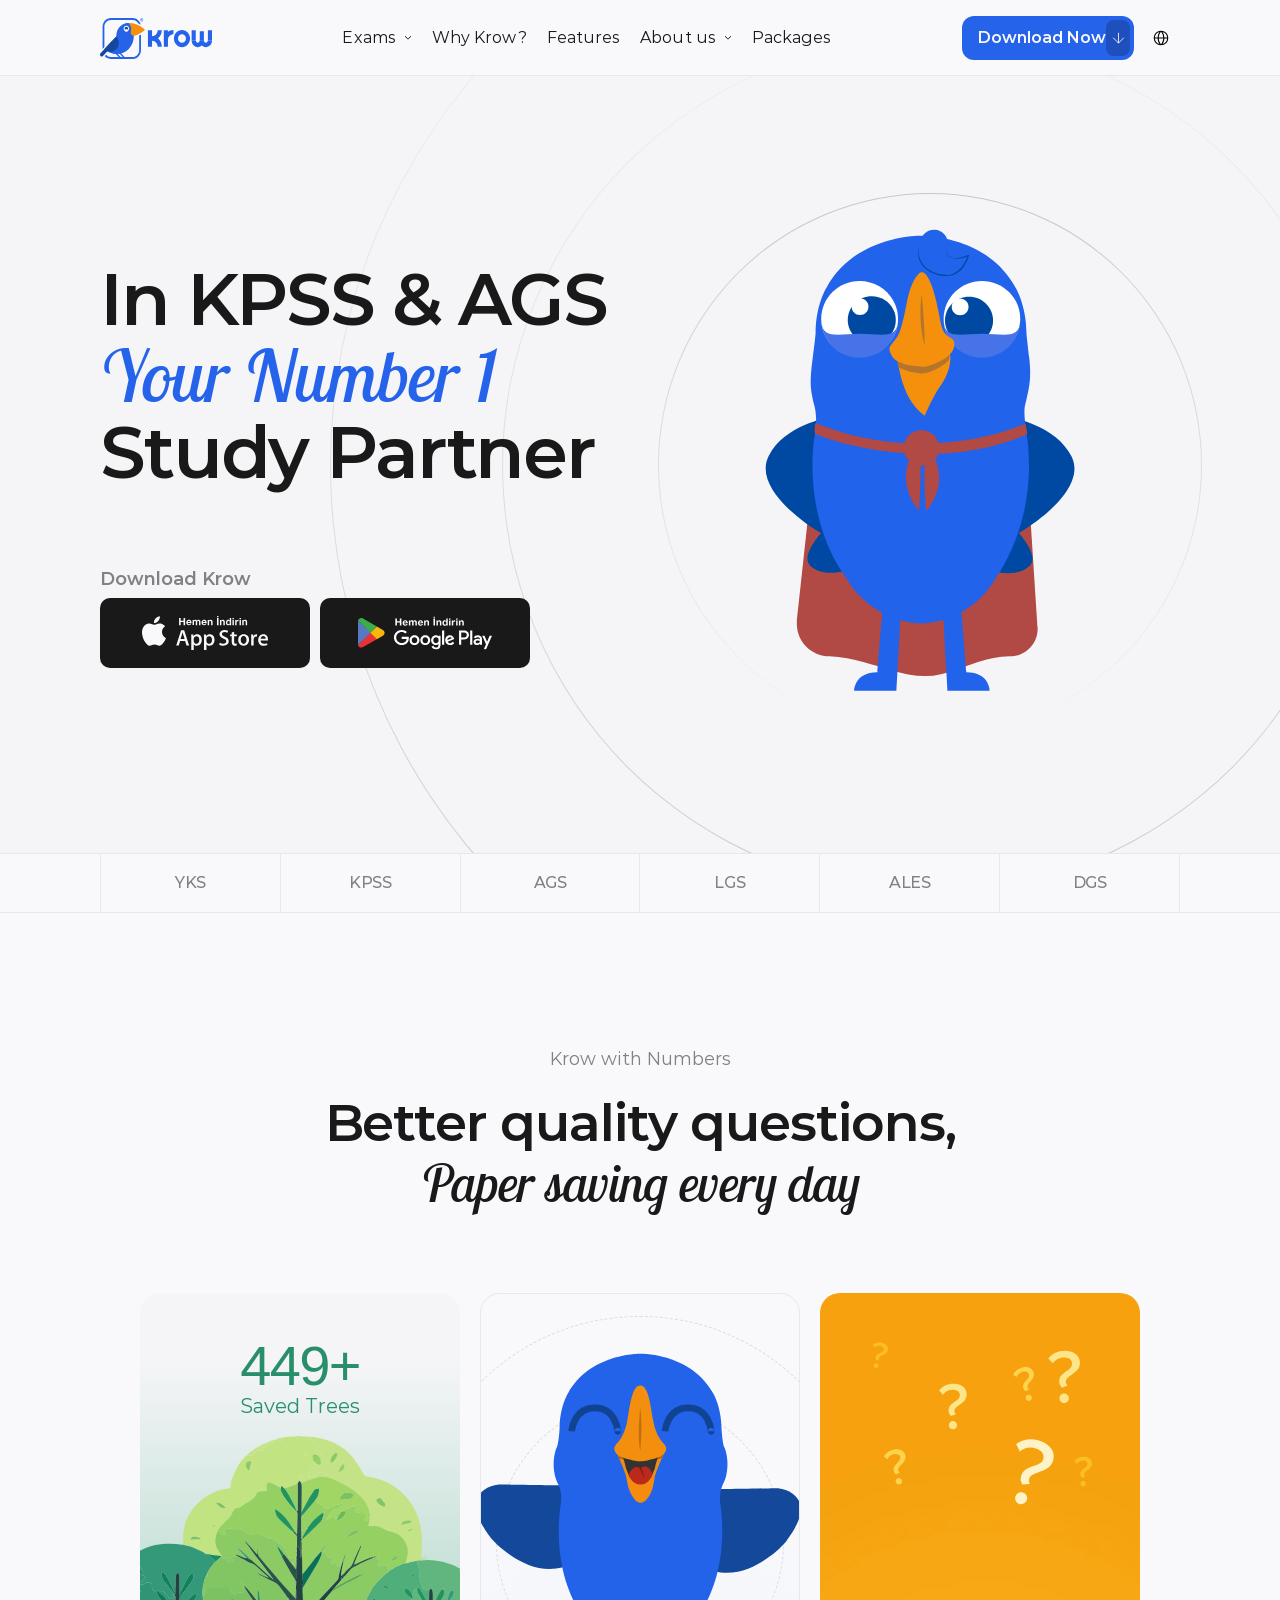
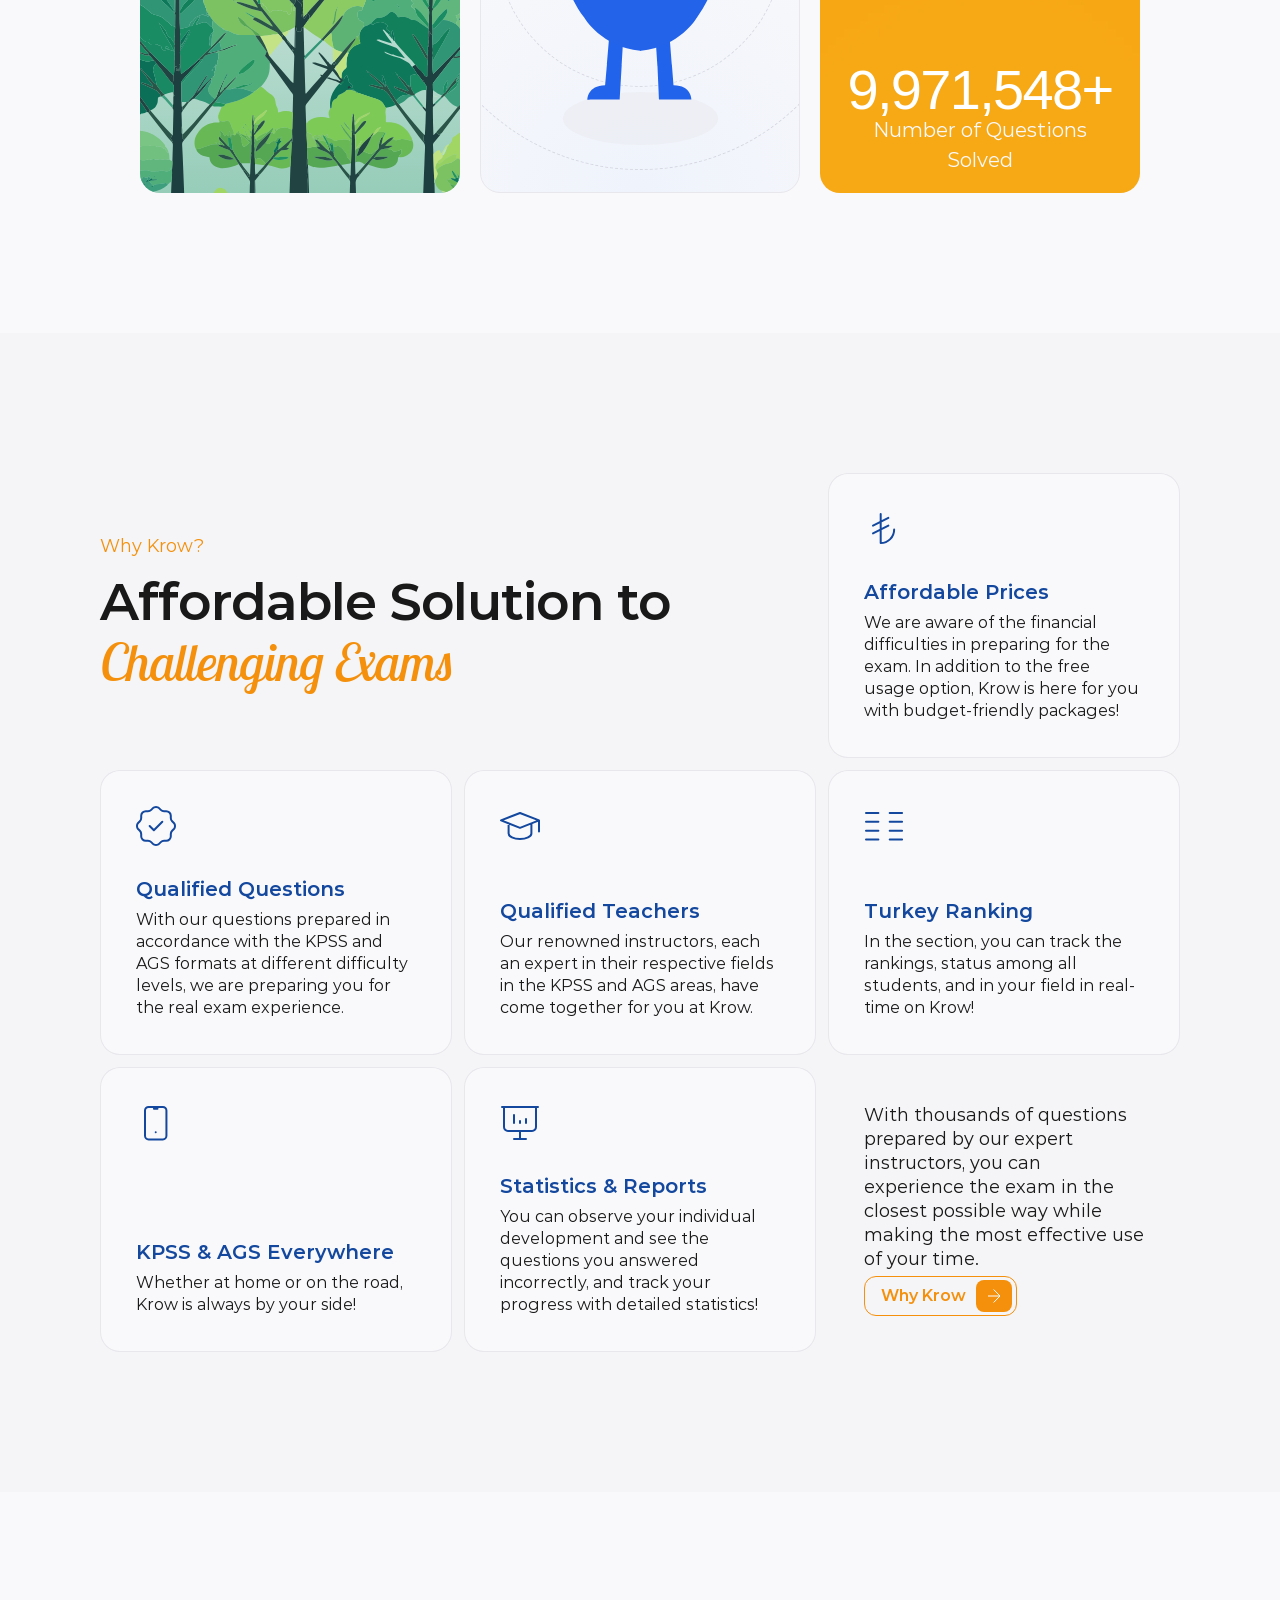
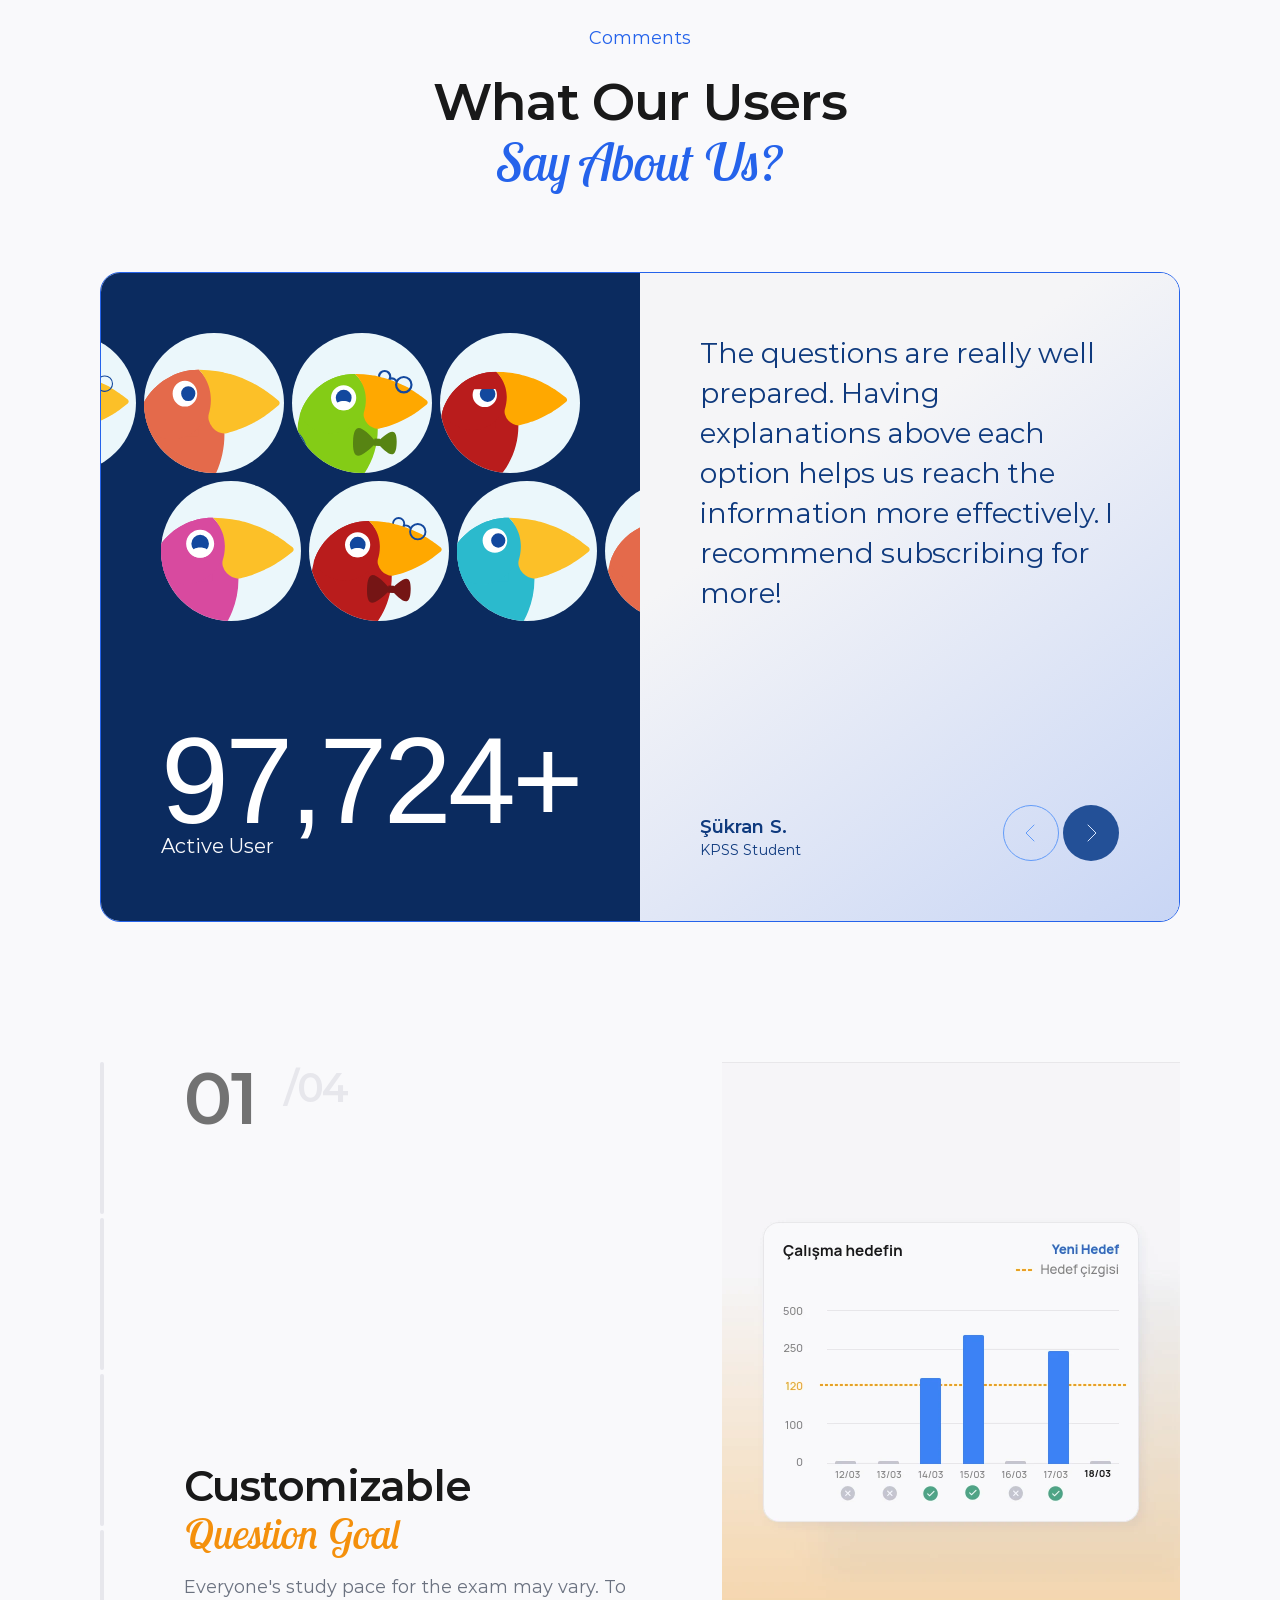
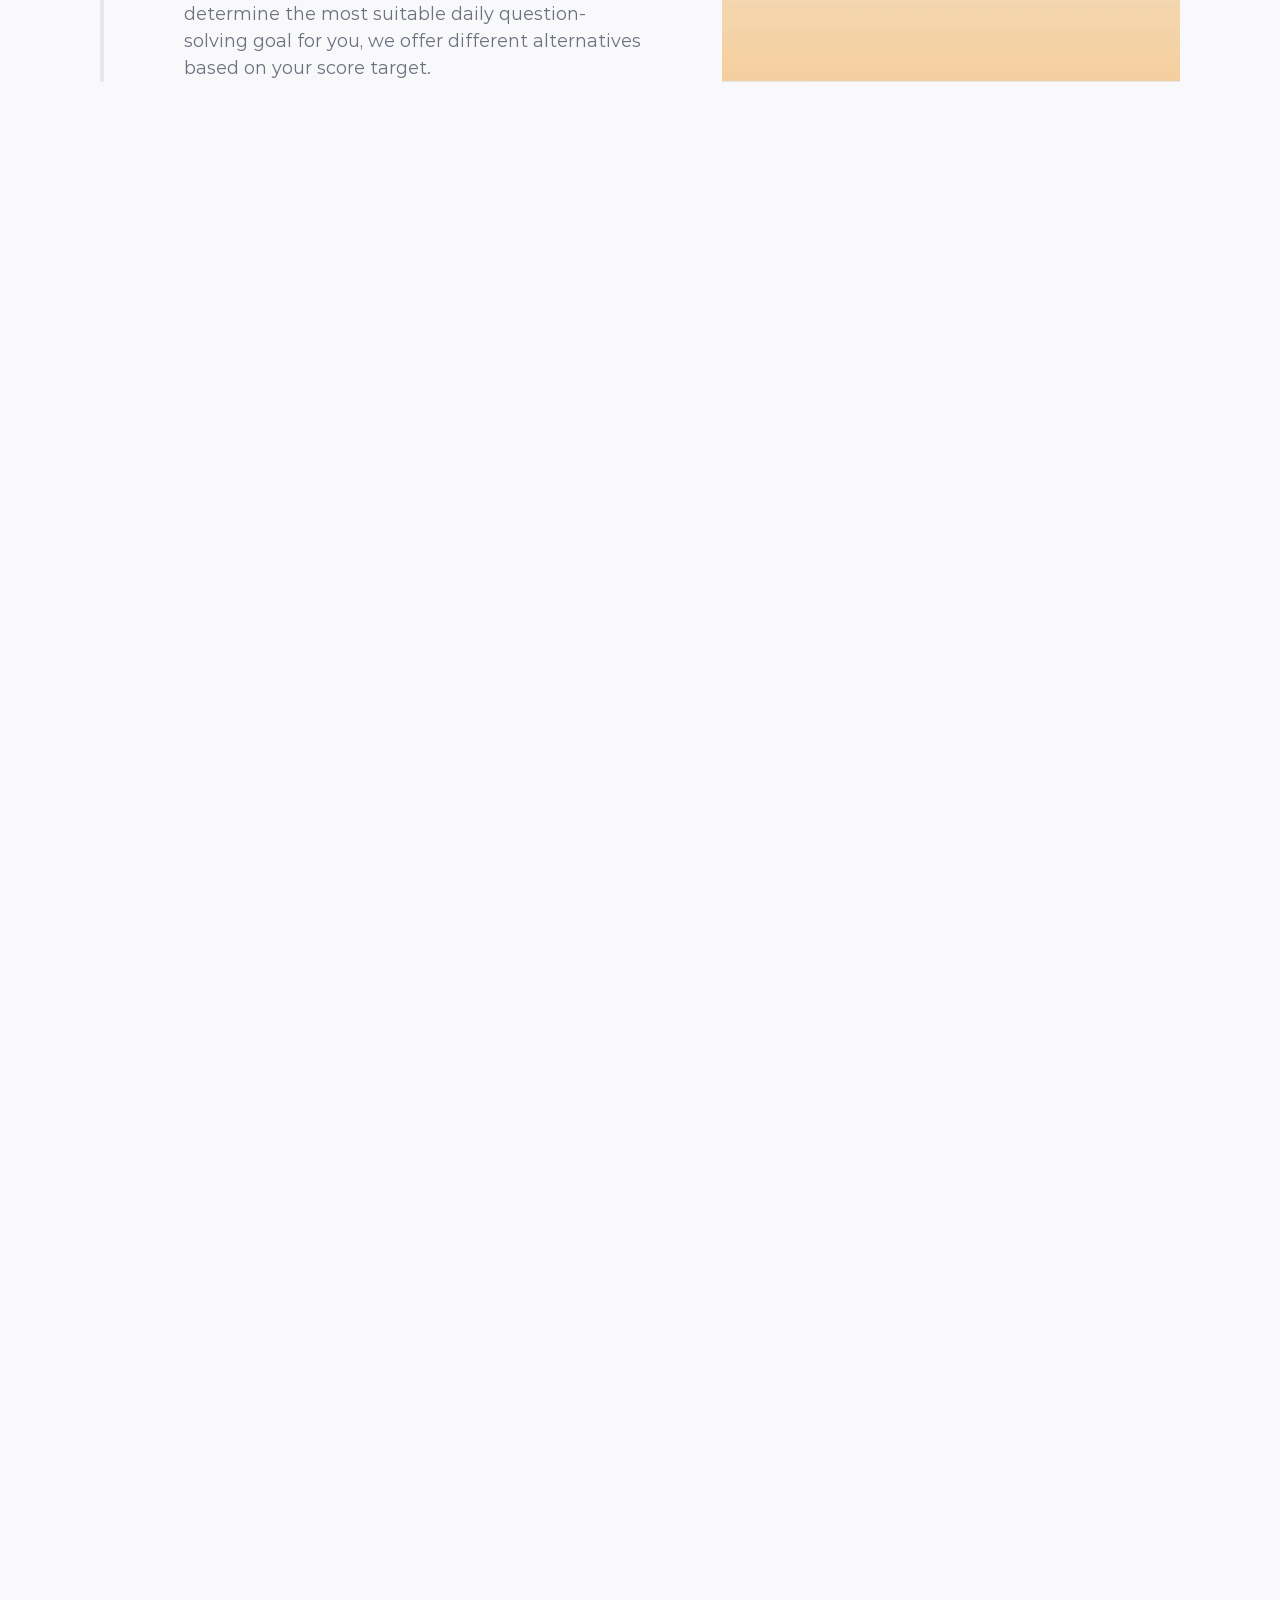
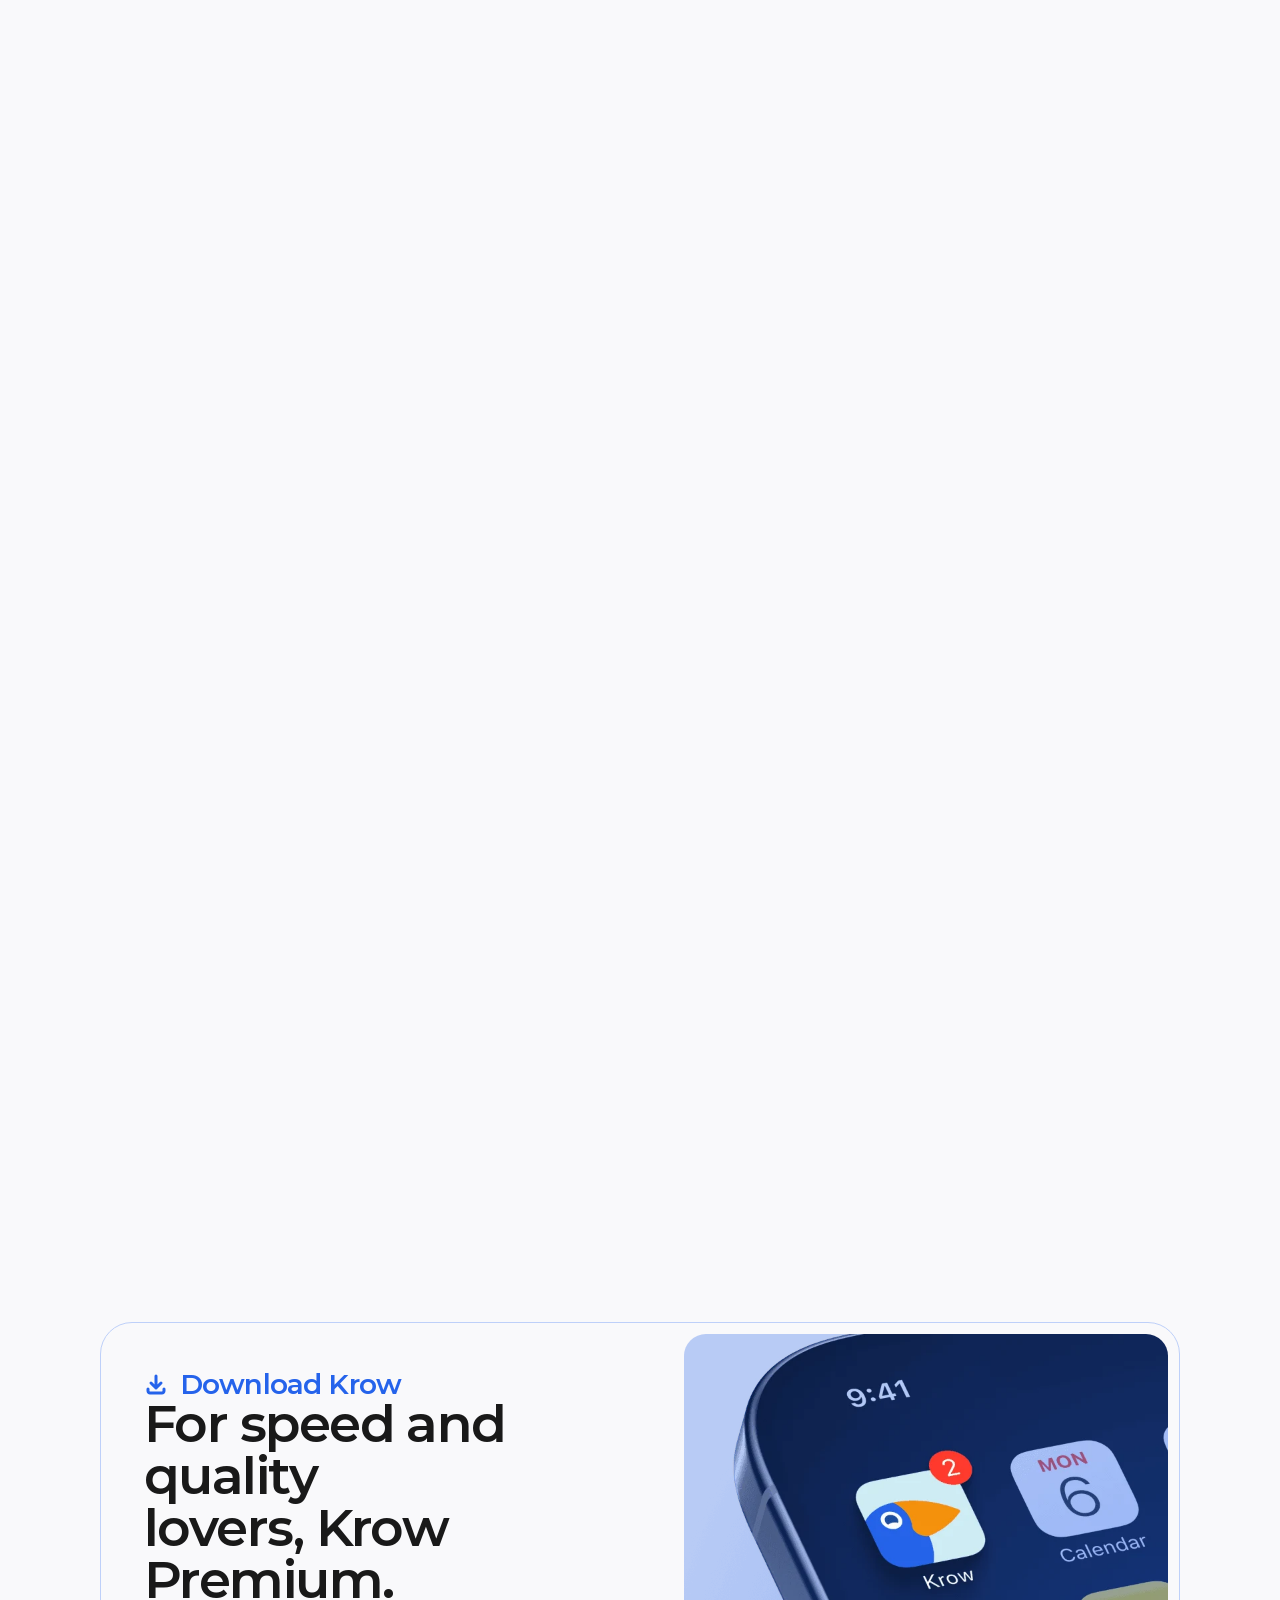
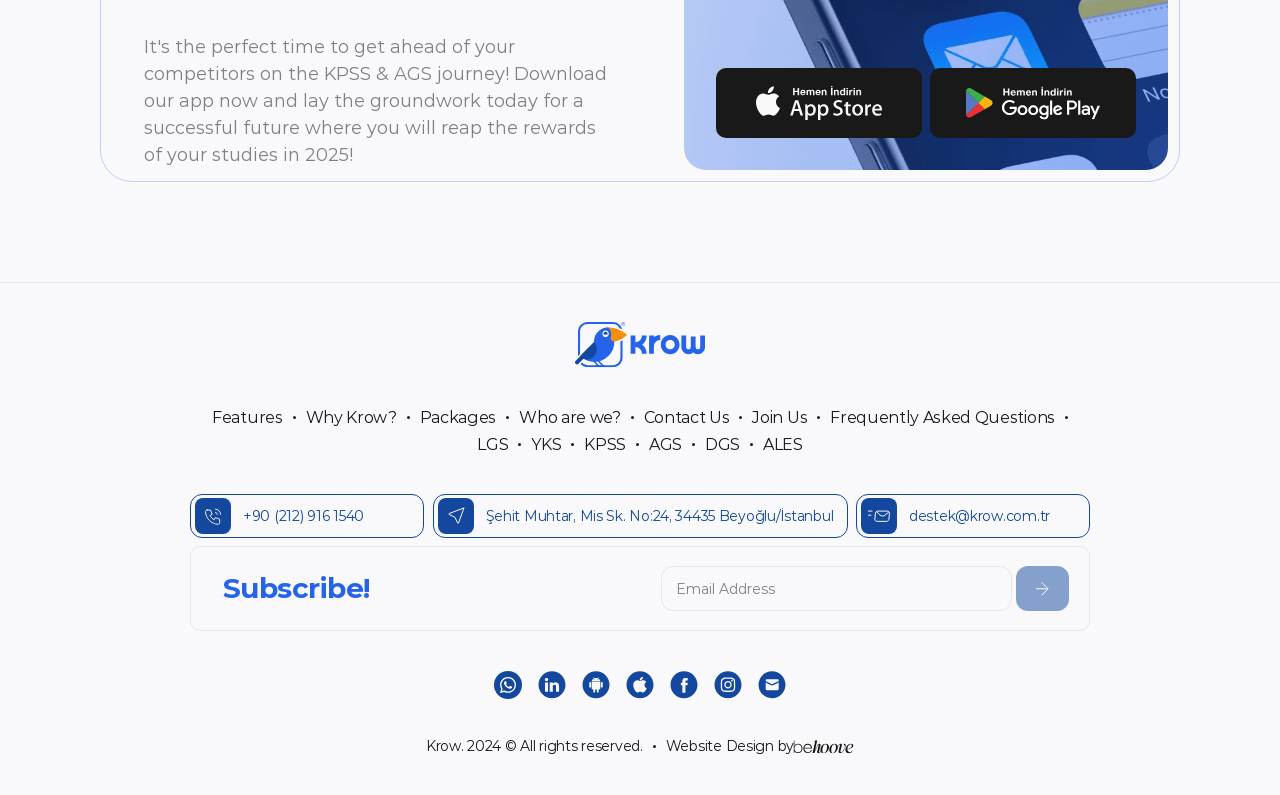
<file: en/index-baseline.html>
<!doctype html>
<html lang="en-US" class="no-js">
<head>
  <meta charset="utf-8">
  <meta name="viewport" content="width=device-width, initial-scale=1">
  <title>Krow App - 2025 KPSS/AGS Exams</title>
  <meta name="description" content="Your best assistant in preparing for KPSS &amp; AGS with thousands of questions! Optimize your studies with daily goals, statistics, and personalized learning.">
  <link rel="canonical" href="https://krow.com.tr/en/">
  <link rel="alternate" href="https://krow.com.tr/" hreflang="tr">
  <link rel="alternate" href="https://krow.com.tr/en/" hreflang="en-US">
  <link rel="alternate" href="https://krow.com.tr/" hreflang="x-default">
  <meta name="robots" content="max-image-preview:large">
  <meta property="og:type" content="website">
  <meta property="og:url" content="https://krow.com.tr/en/">
  <meta property="og:title" content="Krow App - 2025 KPSS/AGS Exams">
  <meta property="og:description" content="Your best assistant in preparing for KPSS &amp; AGS with thousands of questions! Optimize your studies with daily goals, statistics, and personalized learning.">
  <meta property="og:image" content="https://krow.com.tr/assets/img/og-image.png">
  <meta property="og:locale" content="en_US">
  <meta name="twitter:card" content="summary_large_image">
  <meta name="twitter:title" content="Krow App - 2025 KPSS/AGS Exams">
  <meta name="twitter:description" content="Your best assistant in preparing for KPSS &amp; AGS with thousands of questions! Optimize your studies with daily goals, statistics, and personalized learning.">
  <meta name="twitter:image" content="https://krow.com.tr/assets/img/og-image.png">
  <meta name="facebook-domain-verification" content="rw281qki0owxmr24ba2zku2edxh1v2">
  <link rel="icon" href="../assets/img/favicon.png" type="image/png">
  <link rel="apple-touch-icon" href="../assets/img/favicon.png">
  <link rel="preload" href="../fonts/montserrat-600.woff2" as="font" type="font/woff2" crossorigin>
  <link rel="preload" href="../fonts/montserrat-400.woff2" as="font" type="font/woff2" crossorigin>
  <link rel="preload" href="../fonts/lobster-two-italic.woff2" as="font" type="font/woff2" crossorigin>
  <link rel="stylesheet" href="../css/style.css">
  <!-- ANALYTICS: Orijinal sitede GTM (GTM-MZN95B4F), GA4 (G-H7M02B3XC1, G-9DQQZ5S4CJ),
       Meta Pixel (789756876369522) ve GTM üzerinden Microsoft Clarity (nh174ul5z2) yükleniyor.
       Çerez onayı kararı verilince buraya eklenecek. Bkz. INVENTORY.md -->
</head>
<body class="page-home">
  <a class="skip-link" href="#main">Skip to content</a>
  <header class="site-header" data-header>
    <div class="site-header__bar">
      <div class="container site-header__inner">
        <a class="site-logo appear" href="../en/" aria-label="Krow">
          <img src="../assets/icons/logo.svg" width="112" height="41" alt="Krow" class="site-logo__large" loading="lazy" decoding="async">
          <img src="../assets/icons/logo-small.svg" width="43" height="37" alt="Krow" class="site-logo__small" loading="lazy" decoding="async">
        </a>
        <nav class="site-nav" aria-label="Ana menü">
          <button class="nav-link nav-link--dropdown appear" style="--ad:.1s" type="button" aria-expanded="false" aria-controls="mega-exams" data-mega="exams">Exams<img src="../assets/icons/caret-down.svg" width="8" height="6" alt="" class="nav-link__caret" loading="lazy" decoding="async"></button>
          <a class="nav-link appear" style="--ad:.1s" href="../en/neden-krow">Why Krow?</a>
          <a class="nav-link appear" style="--ad:.2s" href="../en/ozellikler">Features</a>
          <button class="nav-link nav-link--dropdown appear" style="--ad:.3s" type="button" aria-expanded="false" aria-controls="mega-about" data-mega="about">About us<img src="../assets/icons/caret-down.svg" width="8" height="6" alt="" class="nav-link__caret" loading="lazy" decoding="async"></button>
          
          <a class="nav-link appear" style="--ad:.5s" href="../en/paketler/ales">Packages</a>
        </nav>
        <div class="site-header__actions">
          
          <a class="btn-download appear" style="--ad:.6s" href="https://onelink.to/5f8r28" target="_blank" rel="noopener">
          <span class="btn-download__text">Download Now</span>
          <span class="btn-download__arrow" aria-hidden="true"><span class="arrow-track"><img src="../assets/icons/arrow-down.svg" width="13" height="12" alt="" loading="lazy" decoding="async"><img src="../assets/icons/arrow-down.svg" width="13" height="12" alt="" loading="lazy" decoding="async"></span></span>
        </a>
          <div class="appear" style="--ad:.7s"><div class="lang-select">
          <label class="sr-only" for="lang-en">Select Language</label>
          <select id="lang-en" class="js-lang-select" data-tr="../" data-en="../en/">
            <option value="tr">Turkish</option>
            <option value="en" selected>English (United States)</option>
          </select>
          <span class="lang-select__icon" aria-hidden="true"><img src="../assets/icons/globe.svg" width="18" height="18" alt="" loading="lazy" decoding="async"></span>
        </div></div>
          <button class="menu-toggle" type="button" aria-expanded="false" aria-controls="mobile-menu" aria-label="Open menu" data-label-open="Open menu" data-label-close="Close menu">
            <span class="menu-toggle__bars" aria-hidden="true"><span></span><span></span><span></span></span>
            <span class="menu-toggle__close" aria-hidden="true"><img src="../assets/icons/close.svg" width="21" height="21" alt="" loading="lazy" decoding="async"></span>
          </button>
        </div>
      </div>
    </div>

    <!-- Masaüstü mega menü: Sınavlar -->
    <div class="mega" id="mega-exams" hidden>
      <div class="container mega__inner">
        <div class="mega__grid">
          <a class="menu-card" href="../en/sinavlar/yks">
            <span class="menu-card__icon">
              <span class="menu-card__hover-bg"></span>
              <img src="../assets/icons/menu-exam.svg" width="60" height="60" alt="" class="menu-card__img" loading="lazy" decoding="async">
              <img src="../assets/icons/menu-card-arrow.svg" width="20" height="22" alt="" class="menu-card__arrow" loading="lazy" decoding="async">
            </span>
            <span class="menu-card__text">
              <span class="menu-card__title">YKS</span>
              <span class="menu-card__sub">Yükseköğretim Kurumları Sınavı</span>
            </span>
          </a>
<a class="menu-card" href="../en/sinavlar/kpss">
            <span class="menu-card__icon">
              <span class="menu-card__hover-bg"></span>
              <img src="../assets/icons/menu-exam.svg" width="60" height="60" alt="" class="menu-card__img" loading="lazy" decoding="async">
              <img src="../assets/icons/menu-card-arrow.svg" width="20" height="22" alt="" class="menu-card__arrow" loading="lazy" decoding="async">
            </span>
            <span class="menu-card__text">
              <span class="menu-card__title">KPSS</span>
              <span class="menu-card__sub">Kamu Personel Seçme Sınavı</span>
            </span>
          </a>
<a class="menu-card" href="../en/sinavlar/ags">
            <span class="menu-card__icon">
              <span class="menu-card__hover-bg"></span>
              <img src="../assets/icons/menu-exam.svg" width="60" height="60" alt="" class="menu-card__img" loading="lazy" decoding="async">
              <img src="../assets/icons/menu-card-arrow.svg" width="20" height="22" alt="" class="menu-card__arrow" loading="lazy" decoding="async">
            </span>
            <span class="menu-card__text">
              <span class="menu-card__title">AGS</span>
              <span class="menu-card__sub">Akademi Giriş Sınavı</span>
            </span>
          </a>
<a class="menu-card" href="../en/sinavlar/lgs">
            <span class="menu-card__icon">
              <span class="menu-card__hover-bg"></span>
              <img src="../assets/icons/menu-lgs.svg" width="60" height="60" alt="" class="menu-card__img" loading="lazy" decoding="async">
              <img src="../assets/icons/menu-card-arrow.svg" width="20" height="22" alt="" class="menu-card__arrow" loading="lazy" decoding="async">
            </span>
            <span class="menu-card__text">
              <span class="menu-card__title">LGS</span>
              <span class="menu-card__sub">Liselere Geçiş Sistemi</span>
            </span>
          </a>
<a class="menu-card" href="../en/sinavlar/ales">
            <span class="menu-card__icon">
              <span class="menu-card__hover-bg"></span>
              <img src="../assets/icons/menu-exam.svg" width="60" height="60" alt="" class="menu-card__img" loading="lazy" decoding="async">
              <img src="../assets/icons/menu-card-arrow.svg" width="20" height="22" alt="" class="menu-card__arrow" loading="lazy" decoding="async">
            </span>
            <span class="menu-card__text">
              <span class="menu-card__title">ALES</span>
              <span class="menu-card__sub">Akademik Personel ve Lisansüstü Eğitimi Giriş Sınavı</span>
            </span>
          </a>
<a class="menu-card" href="../en/sinavlar/dgs">
            <span class="menu-card__icon">
              <span class="menu-card__hover-bg"></span>
              <img src="../assets/icons/menu-exam.svg" width="60" height="60" alt="" class="menu-card__img" loading="lazy" decoding="async">
              <img src="../assets/icons/menu-card-arrow.svg" width="20" height="22" alt="" class="menu-card__arrow" loading="lazy" decoding="async">
            </span>
            <span class="menu-card__text">
              <span class="menu-card__title">DGS</span>
              <span class="menu-card__sub">Dikey Geçiş Sınavı</span>
            </span>
          </a>
        </div>
        <div class="menu-promo menu-promo--package">
            
            <div class="menu-promo__content">
              <p class="menu-promo__title">There is a package suitable <span class="script">for everyone at Krow!</span></p>
              <a class="btn-outline-orange" href="../en/">
          <span class="btn-outline-orange__text">Explore Our Packages</span>
          <span class="btn-outline-orange__arrow" aria-hidden="true"><span class="arrow-track arrow-track--x"><img src="../assets/icons/arrow-right.svg" width="13" height="14" alt="" loading="lazy" decoding="async"><img src="../assets/icons/arrow-right.svg" width="13" height="14" alt="" loading="lazy" decoding="async"></span></span>
        </a>
            </div>
          </div>
      </div>
      <div class="mega__bottom"><div class="container mega__bottom-inner">
          <a class="btn-pill btn-pill--dark" href="https://onelink.to/5f8r28" target="_blank" rel="noopener">Download Now</a>
          <a class="btn-pill" href="../en/paketler/lgs">Packages</a>
          <a class="btn-pill" href="../en/blog">Blog</a>
        </div></div>
    </div>

    <!-- Masaüstü mega menü: Hakkımızda -->
    <div class="mega" id="mega-about" hidden>
      <div class="container mega__inner">
        <div class="mega__col">
          <p class="mega__heading">About us</p>
          <div class="mega__grid">
            <a class="menu-card" href="../en/biz-kimiz">
            <span class="menu-card__icon">
              <span class="menu-card__hover-bg"></span>
              <img src="../assets/icons/menu-about.svg" width="60" height="60" alt="" class="menu-card__img" loading="lazy" decoding="async">
              <img src="../assets/icons/menu-card-arrow.svg" width="20" height="22" alt="" class="menu-card__arrow" loading="lazy" decoding="async">
            </span>
            <span class="menu-card__text">
              <span class="menu-card__title">Who are we?</span>
              <span class="menu-card__sub">Explore our team and our story.</span>
            </span>
          </a>
<a class="menu-card" href="../en/bize-ulas">
            <span class="menu-card__icon">
              <span class="menu-card__hover-bg"></span>
              <img src="../assets/icons/menu-contact.svg" width="60" height="60" alt="" class="menu-card__img" loading="lazy" decoding="async">
              <img src="../assets/icons/menu-card-arrow.svg" width="20" height="22" alt="" class="menu-card__arrow" loading="lazy" decoding="async">
            </span>
            <span class="menu-card__text">
              <span class="menu-card__title">Contact Us</span>
              <span class="menu-card__sub">We can talk about any topic.</span>
            </span>
          </a>
          </div>
        </div>
        <div class="menu-promo menu-promo--yks">
          <div class="menu-promo__body">
            <p class="menu-promo__title menu-promo__title--yks"><span class="menu-promo__strong">Krow will make the YKS</span><br><span class="script text-orange">much easier!</span></p>
            <p class="menu-promo__desc">Lorem ipsum dolor sit amet consectetur.</p>
            <a class="btn-orange" href="../en/sinavlar/yks">
              <span>Download Now</span>
              <span class="btn-orange__arrow" aria-hidden="true"><span class="arrow-track arrow-track--x"><img src="../assets/icons/arrow-right-white.svg" width="12" height="13" alt="" loading="lazy" decoding="async"><img src="../assets/icons/arrow-right-white.svg" width="12" height="13" alt="" loading="lazy" decoding="async"></span></span>
            </a>
          </div>
          <img src="../assets/icons/menu-bird.svg" width="276" height="202" alt="" class="menu-promo__bird" loading="lazy" decoding="async">
        </div>
      </div>
      <div class="mega__bottom"><div class="container mega__bottom-inner">
          <a class="btn-pill btn-pill--dark" href="https://onelink.to/5f8r28" target="_blank" rel="noopener">Download Now</a>
          <a class="btn-pill" href="../en/paketler/lgs">Packages</a>
          <a class="btn-pill" href="../en/blog">Blog</a>
        </div></div>
    </div>
    <div class="mega-overlay" data-mega-overlay hidden></div>

    <!-- Mobil / tablet menü -->
    <div class="mobile-menu" id="mobile-menu" hidden>
      <div class="mobile-menu__scroll">
        <p class="mobile-menu__heading">Exams</p>
        <div class="mobile-menu__list mobile-menu__list--exams">
          <a class="menu-card" href="../en/sinavlar/yks">
            <span class="menu-card__icon">
              <span class="menu-card__hover-bg"></span>
              <img src="../assets/icons/menu-exam.svg" width="60" height="60" alt="" class="menu-card__img" loading="lazy" decoding="async">
              <img src="../assets/icons/menu-card-arrow.svg" width="20" height="22" alt="" class="menu-card__arrow" loading="lazy" decoding="async">
            </span>
            <span class="menu-card__text">
              <span class="menu-card__title">YKS</span>
              <span class="menu-card__sub">Yükseköğretim Kurumları Sınavı</span>
            </span>
          </a>
<a class="menu-card" href="../en/sinavlar/kpss">
            <span class="menu-card__icon">
              <span class="menu-card__hover-bg"></span>
              <img src="../assets/icons/menu-exam.svg" width="60" height="60" alt="" class="menu-card__img" loading="lazy" decoding="async">
              <img src="../assets/icons/menu-card-arrow.svg" width="20" height="22" alt="" class="menu-card__arrow" loading="lazy" decoding="async">
            </span>
            <span class="menu-card__text">
              <span class="menu-card__title">KPSS</span>
              <span class="menu-card__sub">Kamu Personel Seçme Sınavı</span>
            </span>
          </a>
<a class="menu-card" href="../en/sinavlar/ags">
            <span class="menu-card__icon">
              <span class="menu-card__hover-bg"></span>
              <img src="../assets/icons/menu-exam.svg" width="60" height="60" alt="" class="menu-card__img" loading="lazy" decoding="async">
              <img src="../assets/icons/menu-card-arrow.svg" width="20" height="22" alt="" class="menu-card__arrow" loading="lazy" decoding="async">
            </span>
            <span class="menu-card__text">
              <span class="menu-card__title">AGS</span>
              <span class="menu-card__sub">Akademi Giriş Sınavı</span>
            </span>
          </a>
<a class="menu-card" href="../en/sinavlar/lgs">
            <span class="menu-card__icon">
              <span class="menu-card__hover-bg"></span>
              <img src="../assets/icons/menu-lgs.svg" width="60" height="60" alt="" class="menu-card__img" loading="lazy" decoding="async">
              <img src="../assets/icons/menu-card-arrow.svg" width="20" height="22" alt="" class="menu-card__arrow" loading="lazy" decoding="async">
            </span>
            <span class="menu-card__text">
              <span class="menu-card__title">LGS</span>
              <span class="menu-card__sub">Liselere Geçiş Sistemi</span>
            </span>
          </a>
<a class="menu-card" href="../en/sinavlar/ales">
            <span class="menu-card__icon">
              <span class="menu-card__hover-bg"></span>
              <img src="../assets/icons/menu-exam.svg" width="60" height="60" alt="" class="menu-card__img" loading="lazy" decoding="async">
              <img src="../assets/icons/menu-card-arrow.svg" width="20" height="22" alt="" class="menu-card__arrow" loading="lazy" decoding="async">
            </span>
            <span class="menu-card__text">
              <span class="menu-card__title">ALES</span>
              <span class="menu-card__sub">Akademik Personel ve Lisansüstü Eğitimi Giriş Sınavı</span>
            </span>
          </a>
<a class="menu-card" href="../en/sinavlar/dgs">
            <span class="menu-card__icon">
              <span class="menu-card__hover-bg"></span>
              <img src="../assets/icons/menu-exam.svg" width="60" height="60" alt="" class="menu-card__img" loading="lazy" decoding="async">
              <img src="../assets/icons/menu-card-arrow.svg" width="20" height="22" alt="" class="menu-card__arrow" loading="lazy" decoding="async">
            </span>
            <span class="menu-card__text">
              <span class="menu-card__title">DGS</span>
              <span class="menu-card__sub">Dikey Geçiş Sınavı</span>
            </span>
          </a>
        </div>
        <div class="menu-promo menu-promo--package menu-promo--mobile">
            <div class="menu-promo__art" aria-hidden="true"><img src="../assets/icons/menu-package.svg" width="95" height="214" alt="" class="menu-promo__art-l" loading="lazy" decoding="async"><img src="../assets/icons/menu-package-2.svg" width="95" height="214" alt="" class="menu-promo__art-r" loading="lazy" decoding="async"></div>
            <div class="menu-promo__content">
              <p class="menu-promo__title">There is a package suitable <span class="script">for everyone at Krow!</span></p>
              <a class="btn-outline-orange" href="../en/">
          <span class="btn-outline-orange__text">Explore Our Packages</span>
          <span class="btn-outline-orange__arrow" aria-hidden="true"><span class="arrow-track arrow-track--x"><img src="../assets/icons/arrow-right.svg" width="13" height="14" alt="" loading="lazy" decoding="async"><img src="../assets/icons/arrow-right.svg" width="13" height="14" alt="" loading="lazy" decoding="async"></span></span>
        </a>
            </div>
          </div>
        <div class="mobile-menu__list mobile-menu__list--links">
          <a class="menu-card menu-card--single" href="../en/neden-krow">
            <span class="menu-card__icon">
              <span class="menu-card__hover-bg"></span>
              <img src="../assets/icons/menu-why.svg" width="60" height="60" alt="" class="menu-card__img" loading="lazy" decoding="async">
              <img src="../assets/icons/menu-card-arrow.svg" width="20" height="22" alt="" class="menu-card__arrow" loading="lazy" decoding="async">
            </span>
            <span class="menu-card__text">
              <span class="menu-card__title">Why Krow?</span>
              
            </span>
          </a>
<a class="menu-card menu-card--single" href="../en/ozellikler">
            <span class="menu-card__icon">
              <span class="menu-card__hover-bg"></span>
              <img src="../assets/icons/menu-features.svg" width="60" height="60" alt="" class="menu-card__img" loading="lazy" decoding="async">
              <img src="../assets/icons/menu-card-arrow.svg" width="20" height="22" alt="" class="menu-card__arrow" loading="lazy" decoding="async">
            </span>
            <span class="menu-card__text">
              <span class="menu-card__title">Features</span>
              
            </span>
          </a>
<a class="menu-card menu-card--single" href="../en/blog">
            <span class="menu-card__icon">
              <span class="menu-card__hover-bg"></span>
              <img src="../assets/icons/menu-blog.svg" width="60" height="60" alt="" class="menu-card__img" loading="lazy" decoding="async">
              <img src="../assets/icons/menu-card-arrow.svg" width="20" height="22" alt="" class="menu-card__arrow" loading="lazy" decoding="async">
            </span>
            <span class="menu-card__text">
              <span class="menu-card__title">Blog</span>
              
            </span>
          </a>
<a class="menu-card menu-card--single" href="../en/sikca-sorulan-sorular">
            <span class="menu-card__icon">
              <span class="menu-card__hover-bg"></span>
              <img src="../assets/icons/menu-faq.svg" width="60" height="60" alt="" class="menu-card__img" loading="lazy" decoding="async">
              <img src="../assets/icons/menu-card-arrow.svg" width="20" height="22" alt="" class="menu-card__arrow" loading="lazy" decoding="async">
            </span>
            <span class="menu-card__text">
              <span class="menu-card__title">Frequently Asked Questions</span>
              
            </span>
          </a>
          
        </div>
        <p class="mobile-menu__heading">About us</p>
        <div class="mobile-menu__list mobile-menu__list--about">
          <a class="menu-card" href="../en/biz-kimiz">
            <span class="menu-card__icon">
              <span class="menu-card__hover-bg"></span>
              <img src="../assets/icons/menu-about.svg" width="60" height="60" alt="" class="menu-card__img" loading="lazy" decoding="async">
              <img src="../assets/icons/menu-card-arrow.svg" width="20" height="22" alt="" class="menu-card__arrow" loading="lazy" decoding="async">
            </span>
            <span class="menu-card__text">
              <span class="menu-card__title">Who are we?</span>
              <span class="menu-card__sub">Explore our team and our story.</span>
            </span>
          </a>
<a class="menu-card" href="../en/bize-ulas">
            <span class="menu-card__icon">
              <span class="menu-card__hover-bg"></span>
              <img src="../assets/icons/menu-contact.svg" width="60" height="60" alt="" class="menu-card__img" loading="lazy" decoding="async">
              <img src="../assets/icons/menu-card-arrow.svg" width="20" height="22" alt="" class="menu-card__arrow" loading="lazy" decoding="async">
            </span>
            <span class="menu-card__text">
              <span class="menu-card__title">Contact Us</span>
              <span class="menu-card__sub">We can talk about any topic.</span>
            </span>
          </a>
<a class="menu-card" href="../en/biz-kimiz/bize-katil">
            <span class="menu-card__icon">
              <span class="menu-card__hover-bg"></span>
              <img src="../assets/icons/menu-join.svg" width="60" height="60" alt="" class="menu-card__img" loading="lazy" decoding="async">
              <img src="../assets/icons/menu-card-arrow.svg" width="20" height="22" alt="" class="menu-card__arrow" loading="lazy" decoding="async">
            </span>
            <span class="menu-card__text">
              <span class="menu-card__title">Join Us</span>
              <span class="menu-card__sub">We may need your skills.</span>
            </span>
          </a>
        </div>
      </div>
      <div class="mega__bottom"><div class="container mega__bottom-inner">
          <a class="btn-pill btn-pill--dark" href="https://onelink.to/5f8r28" target="_blank" rel="noopener">Download Now</a>
          <a class="btn-pill" href="../en/paketler/lgs">Packages</a>
          <a class="btn-pill" href="../en/blog">Blog</a>
        </div></div>
    </div>
  </header>
  
  <main id="main">
    <!-- HERO -->
    <section class="hero">
      <div class="hero__rings" aria-hidden="true"><span class="ring ring--l appear-scale" style="--ad:.6s"></span><span class="ring ring--m appear-scale" style="--ad:.5s"></span><span class="ring ring--s appear-scale" style="--ad:.4s"></span></div>
      <div class="container hero__inner">
        <div class="hero__text">
          <h1 class="hero__title"><span class="hero__line">In KPSS &amp; AGS</span><span class="hero__line"><span class="script text-blue">Your Number 1</span></span><span class="hero__line">Study Partner</span></h1>
          <div class="hero__download">
            <p class="hero__label">Download Krow</p>
            <div class="store-buttons store-buttons--hero">
          <a class="store-btn" href="https://apps.apple.com/tr/app/krow-kpss-ags-2025-sorular%C4%B1/id6473955553?l=tr" target="_blank" rel="noopener" aria-label="App Store"><img src="../assets/icons/badge-app-store.svg" width="126" height="34" alt="App Store" loading="lazy" decoding="async"></a>
          <a class="store-btn" href="https://play.google.com/store/apps/details?id=com.krow.education&amp;hl=en" target="_blank" rel="noopener" aria-label="Google Play"><img src="../assets/icons/badge-google-play.svg" width="134" height="34" alt="Google Play" loading="lazy" decoding="async"></a>
          
        </div>
          </div>
        </div>
        <div class="hero__art appear-scale" style="--ad:.2s">
          <div class="hero__lottie js-lottie" data-src="../assets/lottie/bird-hero.json" role="img" aria-label="Krow"></div>
        </div>
      </div>
      <nav class="exams-bar" aria-label="Exams">
        <div class="exams-bar__scroll"><div class="container exams-bar__inner">
          <a class="exam-tab" href="../en/sinavlar/yks" style="--c:#2563EB"><span>YKS</span></a><a class="exam-tab" href="../en/sinavlar/kpss" style="--c:#F4900C"><span>KPSS</span></a><a class="exam-tab" href="../en/sinavlar/ags" style="--c:#288F6A"><span>AGS</span></a><a class="exam-tab" href="../en/sinavlar/lgs" style="--c:#EB636D"><span>LGS</span></a><a class="exam-tab" href="../en/sinavlar/ales" style="--c:#C42BAB"><span>ALES</span></a><a class="exam-tab" href="../en/sinavlar/dgs" style="--c:#19D1A9"><span>DGS</span></a>
        </div></div>
      </nav>
    </section>

    <!-- RAKAMLARLA KROW -->
    <section class="section stats">
      <div class="container">
        
      <div class="section-title section-title--center">
        <p class="eyebrow text-gray">Krow with Numbers</p>
        <h2 class="h2"><span class="h2__line" data-reveal="up60">Better quality questions,</span><span class="h2__line script text-dark" data-reveal="up60" style="--rd:.1s">Paper saving every day</span></h2>
      </div>
        <div class="stats__grid">
          <div class="stat-card stat-card--trees" data-reveal="scale80" style="--rd:.15s">
            <div class="stat-card__stats"><p class="counter text-green"><span class="js-count" data-to="450">450</span>+</p><p class="stat-card__label">Saved Trees</p></div>
            <img class="stat-card__trees" src="../assets/img/trees.svg" alt="" width="407" height="366" loading="lazy">
          </div>
          <div class="stat-card stat-card--bird">
            <span class="stat-card__ring stat-card__ring--l"></span><span class="stat-card__ring stat-card__ring--s"></span>
            <span class="stat-card__shadow"></span>
            <div class="stat-card__lottie js-lottie" data-src="../assets/lottie/bird-happy.json"></div>
          </div>
          <div class="stat-card stat-card--questions" data-reveal="scale80" style="--rd:.15s">
            <img class="stat-card__bg" src="../assets/img/questions-card-bg.webp" alt="" loading="lazy">
            <img src="../assets/icons/question-marks.svg" width="224" height="169" alt="" class="stat-card__qm hide-mobile" loading="lazy" decoding="async">
            <img src="../assets/icons/question-marks-mobile.svg" width="246" height="185" alt="" class="stat-card__qm show-mobile" loading="lazy" decoding="async">
            <div class="stat-card__stats"><p class="counter "><span class="js-count" data-to="10000000">10,000,000</span>+</p><p class="stat-card__label">Number of Questions Solved</p></div>
          </div>
        </div>
        <div class="carousel stats__carousel" data-carousel data-autoplay="3000">
          <div class="carousel__track"><div class="stat-card stat-card--trees">
            <div class="stat-card__stats"><p class="counter text-green"><span class="js-count" data-to="450">450</span>+</p><p class="stat-card__label">Saved Trees</p></div>
            <img class="stat-card__trees" src="../assets/img/trees.svg" alt="" width="407" height="366" loading="lazy">
          </div><div class="stat-card stat-card--questions">
            <img class="stat-card__bg" src="../assets/img/questions-card-bg.webp" alt="" loading="lazy">
            <img src="../assets/icons/question-marks.svg" width="224" height="169" alt="" class="stat-card__qm hide-mobile" loading="lazy" decoding="async">
            <img src="../assets/icons/question-marks-mobile.svg" width="246" height="185" alt="" class="stat-card__qm show-mobile" loading="lazy" decoding="async">
            <div class="stat-card__stats"><p class="counter "><span class="js-count" data-to="10000000">10,000,000</span>+</p><p class="stat-card__label">Number of Questions Solved</p></div>
          </div></div>
        </div>
      </div>
    </section>

    <!-- NEDEN KROW -->
    <section class="section why">
      <div class="container">
        <div class="why__grid">
          <div class="why__title">
      <div class="section-title section-title--left">
        <p class="eyebrow text-orange">Why Krow?</p>
        <h2 class="h2"><span class="h2__line" data-reveal="left60">Affordable Solution to</span><span class="h2__line script text-orange" data-reveal="left60" style="--rd:.1s">Challenging Exams</span></h2>
      </div></div>
          <div class="carousel why__carousel" data-carousel data-autoplay="3000">
            <div class="carousel__track">
              <article class="feature-card ">
            <span class="feature-card__icon"><img src="../assets/icons/feat-teachers.svg" width="40" height="40" alt="" class="feature-card__icon-default" loading="lazy" decoding="async"><img src="../assets/icons/feat-teachers-hover.svg" width="40" height="40" alt="" class="feature-card__icon-hover" loading="lazy" decoding="async"></span>
            <div class="feature-card__text">
              <h3 class="feature-card__title">Qualified Teachers</h3>
              <p class="feature-card__body">Our renowned instructors, each an expert in their field, have come together for you at Krow in the KPSS area.</p>
            </div>
          </article>
              <article class="feature-card ">
            <span class="feature-card__icon"><img src="../assets/icons/feat-questions.svg" width="40" height="40" alt="" class="feature-card__icon-default" loading="lazy" decoding="async"><img src="../assets/icons/feat-questions-hover.svg" width="40" height="40" alt="" class="feature-card__icon-hover" loading="lazy" decoding="async"></span>
            <div class="feature-card__text">
              <h3 class="feature-card__title">Qualified Questions</h3>
              <p class="feature-card__body">With our questions prepared in accordance with the KPSS format at different difficulty levels, we are preparing you for the real exam experience.</p>
            </div>
          </article>
              <article class="feature-card ">
            <span class="feature-card__icon"><img src="../assets/icons/feat-price.svg" width="40" height="40" alt="" class="feature-card__icon-default" loading="lazy" decoding="async"><img src="../assets/icons/feat-price-hover.svg" width="40" height="40" alt="" class="feature-card__icon-hover" loading="lazy" decoding="async"></span>
            <div class="feature-card__text">
              <h3 class="feature-card__title">Affordable Prices</h3>
              <p class="feature-card__body">We are aware of the financial difficulties of preparing for the exam. In addition to the free usage option, Krow is with you with budget-friendly packages!</p>
            </div>
          </article>
              <article class="feature-card ">
            <span class="feature-card__icon"><img src="../assets/icons/feat-mobile.svg" width="40" height="40" alt="" class="feature-card__icon-default" loading="lazy" decoding="async"><img src="../assets/icons/feat-mobile-hover.svg" width="40" height="40" alt="" class="feature-card__icon-hover" loading="lazy" decoding="async"></span>
            <div class="feature-card__text">
              <h3 class="feature-card__title">KPSS Everywhere</h3>
              <p class="feature-card__body">Whether at home or on the go, Krow is always with you!</p>
            </div>
          </article>
              <article class="feature-card ">
            <span class="feature-card__icon"><img src="../assets/icons/feat-stats.svg" width="40" height="40" alt="" class="feature-card__icon-default" loading="lazy" decoding="async"><img src="../assets/icons/feat-stats-hover.svg" width="40" height="40" alt="" class="feature-card__icon-hover" loading="lazy" decoding="async"></span>
            <div class="feature-card__text">
              <h3 class="feature-card__title">Statistics &amp; Reports</h3>
              <p class="feature-card__body">You can observe your personal development, see the questions you answered incorrectly, and track your progress with detailed statistics!</p>
            </div>
          </article>
              <article class="feature-card ">
            <span class="feature-card__icon"><img src="../assets/icons/feat-ranking.svg" width="40" height="40" alt="" class="feature-card__icon-default" loading="lazy" decoding="async"><img src="../assets/icons/feat-ranking-hover.svg" width="40" height="40" alt="" class="feature-card__icon-hover" loading="lazy" decoding="async"></span>
            <div class="feature-card__text">
              <h3 class="feature-card__title">Turkey Ranking</h3>
              <p class="feature-card__body">In the section, you can instantly track the rankings of your status among all students in Krow!</p>
            </div>
          </article>
            </div>
          </div>
          <article class="feature-card feature-card--price">
            <span class="feature-card__icon"><img src="../assets/icons/feat-price.svg" width="40" height="40" alt="" class="feature-card__icon-default" loading="lazy" decoding="async"><img src="../assets/icons/feat-price-hover.svg" width="40" height="40" alt="" class="feature-card__icon-hover" loading="lazy" decoding="async"></span>
            <div class="feature-card__text">
              <h3 class="feature-card__title">Affordable Prices</h3>
              <p class="feature-card__body">We are aware of the financial difficulties in preparing for the exam. In addition to the free usage option, Krow is here for you with budget-friendly packages!</p>
            </div>
          </article>
          <article class="feature-card feature-card--questions">
            <span class="feature-card__icon"><img src="../assets/icons/feat-questions.svg" width="40" height="40" alt="" class="feature-card__icon-default" loading="lazy" decoding="async"><img src="../assets/icons/feat-questions-hover.svg" width="40" height="40" alt="" class="feature-card__icon-hover" loading="lazy" decoding="async"></span>
            <div class="feature-card__text">
              <h3 class="feature-card__title">Qualified Questions</h3>
              <p class="feature-card__body">With our questions prepared in accordance with the KPSS and AGS formats at different difficulty levels, we are preparing you for the real exam experience.</p>
            </div>
          </article>
          <article class="feature-card feature-card--teachers">
            <span class="feature-card__icon"><img src="../assets/icons/feat-teachers.svg" width="40" height="40" alt="" class="feature-card__icon-default" loading="lazy" decoding="async"><img src="../assets/icons/feat-teachers-hover.svg" width="40" height="40" alt="" class="feature-card__icon-hover" loading="lazy" decoding="async"></span>
            <div class="feature-card__text">
              <h3 class="feature-card__title">Qualified Teachers</h3>
              <p class="feature-card__body">Our renowned instructors, each an expert in their respective fields in the KPSS and AGS areas, have come together for you at Krow.</p>
            </div>
          </article>
          <article class="feature-card feature-card--ranking">
            <span class="feature-card__icon"><img src="../assets/icons/feat-ranking.svg" width="40" height="40" alt="" class="feature-card__icon-default" loading="lazy" decoding="async"><img src="../assets/icons/feat-ranking-hover.svg" width="40" height="40" alt="" class="feature-card__icon-hover" loading="lazy" decoding="async"></span>
            <div class="feature-card__text">
              <h3 class="feature-card__title">Turkey Ranking</h3>
              <p class="feature-card__body">In the section, you can track the rankings, status among all students, and in your field in real-time on Krow!</p>
            </div>
          </article>
          <article class="feature-card feature-card--mobile">
            <span class="feature-card__icon"><img src="../assets/icons/feat-mobile.svg" width="40" height="40" alt="" class="feature-card__icon-default" loading="lazy" decoding="async"><img src="../assets/icons/feat-mobile-hover.svg" width="40" height="40" alt="" class="feature-card__icon-hover" loading="lazy" decoding="async"></span>
            <div class="feature-card__text">
              <h3 class="feature-card__title">KPSS &amp; AGS Everywhere</h3>
              <p class="feature-card__body">Whether at home or on the road, Krow is always by your side!</p>
            </div>
          </article>
          <article class="feature-card feature-card--stats">
            <span class="feature-card__icon"><img src="../assets/icons/feat-stats.svg" width="40" height="40" alt="" class="feature-card__icon-default" loading="lazy" decoding="async"><img src="../assets/icons/feat-stats-hover.svg" width="40" height="40" alt="" class="feature-card__icon-hover" loading="lazy" decoding="async"></span>
            <div class="feature-card__text">
              <h3 class="feature-card__title">Statistics &amp; Reports</h3>
              <p class="feature-card__body">You can observe your individual development and see the questions you answered incorrectly, and track your progress with detailed statistics!</p>
            </div>
          </article>
          <div class="why__box">
            <p class="why__box-text">With thousands of questions prepared by our expert instructors, you can experience the exam in the closest possible way while making the most effective use of your time.</p>
            <a class="btn-outline-orange" href="../en/neden-krow">
          <span class="btn-outline-orange__text">Why Krow</span>
          <span class="btn-outline-orange__arrow" aria-hidden="true"><span class="arrow-track arrow-track--x"><img src="../assets/icons/arrow-right.svg" width="13" height="14" alt="" loading="lazy" decoding="async"><img src="../assets/icons/arrow-right.svg" width="13" height="14" alt="" loading="lazy" decoding="async"></span></span>
        </a>
          </div>
        </div>
      </div>
    </section>

    <!-- YORUMLAR -->
    <section class="section reviews">
      <div class="container">
        
      <div class="section-title section-title--center">
        <p class="eyebrow text-blue">Comments</p>
        <h2 class="h2"><span class="h2__line" data-reveal="up60">What Our Users</span><span class="h2__line script text-blue" data-reveal="up60" style="--rd:.1s">Say About Us?</span></h2>
      </div>
        <div class="reviews__box" data-reveal="up80">
          <div class="reviews__users">
            <div class="avatars">
              <div class="avatars__row avatars__row--top"><span class="avatar"><img src="../assets/icons/avatar-1.svg" alt="" loading="lazy" style="left:-54.3%;top:25%;width:149.3%"></span><span class="avatar"><img src="../assets/icons/avatar-2.svg" alt="" loading="lazy" style="left:-50.7%;top:24.3%;width:147.9%"></span><span class="avatar"><img src="../assets/icons/avatar-3.svg" alt="" loading="lazy" style="left:0%;top:25.7%;width:95%"></span><span class="avatar"><img src="../assets/icons/avatar-4.svg" alt="" loading="lazy" style="left:0%;top:25.7%;width:97.1%"></span><span class="avatar"><img src="../assets/icons/avatar-5.svg" alt="" loading="lazy" style="left:2.1%;top:25.7%;width:95%"></span><span class="avatar"><img src="../assets/icons/avatar-6.svg" alt="" loading="lazy" style="left:0%;top:27.1%;width:91.4%"></span></div>
              <div class="avatars__row avatars__row--bottom"><span class="avatar"><img src="../assets/icons/avatar-7.svg" alt="" loading="lazy" style="left:-2.1%;top:25.7%;width:97.1%"></span><span class="avatar"><img src="../assets/icons/avatar-8.svg" alt="" loading="lazy" style="left:0%;top:25.7%;width:95%"></span><span class="avatar"><img src="../assets/icons/avatar-9.svg" alt="" loading="lazy" style="left:-2.1%;top:25.7%;width:97.1%"></span><span class="avatar"><img src="../assets/icons/avatar-10.svg" alt="" loading="lazy" style="left:0%;top:25.7%;width:95%"></span><span class="avatar"><img src="../assets/icons/avatar-11.svg" alt="" loading="lazy" style="left:-52.9%;top:27.1%;width:144.3%"></span></div>
            </div>
            <div class="reviews__count"><p class="counter counter--users"><span class="js-count" data-to="100000">100,000</span>+</p><p class="reviews__count-label">Active User</p></div>
          </div>
          <div class="reviews__slider" data-slider>
            <ul class="reviews__list hide-mobile">
              <li class="review is-active" data-slide>
                <p class="review__text">The questions are really well prepared. Having explanations above each option helps us reach the information more effectively. I recommend subscribing for more!</p>
                <div class="review__author"><p class="review__name">Şükran S.</p><p class="review__role">KPSS Student</p></div>
              </li>
              <li class="review" data-slide>
                <p class="review__text">A wonderful application that allows you to answer the question along with all its distractors and provides understanding. I strongly recommend it to everyone.</p>
                <div class="review__author"><p class="review__name">Serpil E.</p><p class="review__role">KPSS Student</p></div>
              </li>
              <li class="review" data-slide>
                <p class="review__text">Krow is my biggest helper and supporter during the KPSS preparation process, motivating me and containing thousands of quality questions, where I can access detailed explanations of my wrong and correct answers. Thanks to the ranking and development charts, I can track my progress.</p>
                <div class="review__author"><p class="review__name">Zuhal Ö.</p><p class="review__role">KPSS Student</p></div>
              </li>
              <li class="review" data-slide>
                <p class="review__text">The application primarily offers the advantage of having numerous question banks at your fingertips, which is beneficial for us KPSS students. As we know, the prices of books can be high. It is also thoughtfully designed to separate the questions by subject headings and include answers for all options, helping us to identify and close the gaps in the subjects we are lacking.</p>
                <div class="review__author"><p class="review__name">Melek T.</p><p class="review__role">KPSS Student</p></div>
              </li>
              <li class="review" data-slide>
                <p class="review__text">I reviewed the content, the interface is quite successful and easy on the eyes. The goal-setting capabilities are well positioned, it currently looks like a perfect KPSS partner. The challenge is still under construction, but having it would motivate you. I recommend it as it is well thought out.</p>
                <div class="review__author"><p class="review__name">Recep Ö.</p><p class="review__role">KPSS Student</p></div>
              </li>
            </ul>
            <ul class="reviews__list show-mobile">
              <li class="review is-active" data-slide>
                <p class="review__text">The questions are really well prepared. The explanations for each option help us reach the information more effectively. I suggest subscribing for more :)</p>
                <div class="review__author"><p class="review__name">Şükran S.</p><p class="review__role">KPSS Student</p></div>
              </li>
              <li class="review" data-slide>
                <p class="review__text">A wonderful application that allows you to answer the question along with all the distractions and facilitates understanding. I highly recommend it to everyone.</p>
                <div class="review__author"><p class="review__name">Serpil E.</p><p class="review__role">KPSS Student</p></div>
              </li>
              <li class="review" data-slide>
                <p class="review__text">Krow, my biggest helper and supporter during my preparation process for the KPSS, motivates me and contains thousands of quality questions, allowing me to access the detailed explanations of my correct and incorrect answers. Thanks to the ranking and development charts, I can track my progress.</p>
                <div class="review__author"><p class="review__name">Zuhal Ö.</p><p class="review__role">KPSS Student</p></div>
              </li>
              <li class="review" data-slide>
                <p class="review__text">The application primarily being both useful and as if you have dozens of question banks at your fingertips is an advantage for us KPSS students. Given the prices of books, this is important. The fact that the questions are categorized by subject headings and that it includes the answers to all options is also well thought out for us to realize and address the topics we are lacking.</p>
                <div class="review__author"><p class="review__name">Melek T.</p><p class="review__role">KPSS Student</p></div>
              </li>
              <li class="review" data-slide>
                <p class="review__text">I reviewed the content and it looks quite successful, with a user-friendly interface. The capabilities for setting goals are well-placed, it currently feels like a complete KPSS partner. The challenge is still in the development stage, but having it makes one ambitious; it's well thought out, I recommend it.</p>
                <div class="review__author"><p class="review__name">Recep Ö.</p><p class="review__role">KPSS Student</p></div>
              </li>
            </ul>
            <div class="reviews__nav">
              <button type="button" class="slider-btn" data-prev aria-label="Previous review"><img src="../assets/icons/slider-prev.svg" width="56" height="56" alt="" class="hide-mobile" loading="lazy" decoding="async"><img src="../assets/icons/slider-prev-sm.svg" width="44" height="44" alt="" class="show-mobile" loading="lazy" decoding="async"></button>
              <button type="button" class="slider-btn" data-next aria-label="Next review"><img src="../assets/icons/slider-next.svg" width="56" height="56" alt="" class="hide-mobile" loading="lazy" decoding="async"><img src="../assets/icons/slider-next-sm.svg" width="44" height="44" alt="" class="show-mobile" loading="lazy" decoding="async"></button>
            </div>
          </div>
        </div>
      </div>
    </section>

    <!-- ADIMLAR (masaüstü: yapışkan kaydırma) -->
    <section class="steps" data-steps style="--steps:4">
      <div class="steps__sticky">
        <div class="container steps__inner">
          <div class="steps__bars" aria-hidden="true"><span class="steps__bar"><span class="steps__bar-fill"></span></span><span class="steps__bar"><span class="steps__bar-fill"></span></span><span class="steps__bar"><span class="steps__bar-fill"></span></span><span class="steps__bar"><span class="steps__bar-fill"></span></span></div>
          <div class="steps__content">
            <div class="steps__counter" aria-hidden="true"><span class="steps__num">0<span class="steps__digit"><span class="steps__digit-col"><span>1</span><span>2</span><span>3</span><span>4</span></span></span></span><span class="steps__total">/04</span></div>
            <div class="steps__texts">
              <div class="step-text step-text--orange is-active" data-step="0">
                <h3 class="step-text__title"><span class="step-text__l1">Customizable</span><span class="step-text__l2 script">Question Goal</span></h3>
                <p class="step-text__desc">Everyone's study pace for the exam may vary. To determine the most suitable daily question-solving goal for you, we offer different alternatives based on your score target.</p>
              </div>
              <div class="step-text step-text--blue" data-step="1">
                <h3 class="step-text__title"><span class="step-text__l1">Expressive</span><span class="step-text__l2 script">Feedback</span></h3>
                <p class="step-text__desc">We have strengthened learning with feedback: You will be able to gain much more information from each question by viewing explanations for not only the correct answers but also the wrong ones.</p>
              </div>
              <div class="step-text step-text--green" data-step="2">
                <h3 class="step-text__title"><span class="step-text__l1">Stats &amp;</span><span class="step-text__l2 script">Ranking</span></h3>
                <p class="step-text__desc">With our algorithm designed to fit the KPSS &amp; AGS score format, you can track your progress by seeing your rankings based on general, department, subject, and topic.</p>
              </div>
              <div class="step-text step-text--navy" data-step="3">
                <h3 class="step-text__title"><span class="step-text__l1">Take A Look</span><span class="step-text__l2 script">At Your Mistakes</span></h3>
                <p class="step-text__desc">You can go back and review the questions you answered incorrectly, reinforce your understanding by revisiting the topics you are lacking in, and better prepare yourself for the exam.</p>
              </div>
            </div>
          </div>
          <div class="steps__panels">
            <img class="step-panel is-active" data-step="0" src="../assets/img/steps/step-1-desktop.webp" width="538" height="620" alt="Study goal chart" loading="lazy">
            <img class="step-panel" data-step="1" src="../assets/img/steps/step-2-desktop.webp" width="538" height="620" alt="Question and explanation screen" loading="lazy">
            <img class="step-panel" data-step="2" src="../assets/img/steps/step-3-desktop.webp" width="538" height="620" alt="Solved question statistics" loading="lazy">
            <img class="step-panel" data-step="3" src="../assets/img/steps/step-4-desktop.webp" width="538" height="620" alt="List of incorrectly answered questions" loading="lazy">
          </div>
        </div>
      </div>
    </section>

    <!-- ADIMLAR (tablet / mobil: otomatik kaydırıcı) -->
    <section class="steps-m">
      <div class="carousel steps-m__carousel" data-carousel data-autoplay="2000">
        <div class="carousel__track">
          <div class="step-slide step-text--orange">
            <p class="step-slide__num">01</p>
            <h3 class="step-text__title"><span class="step-text__l1">Customizable</span><span class="step-text__l2 script">Question Goal</span></h3>
            <p class="step-text__desc">Everyone's study pace for the exam may vary. To determine the most suitable daily question-solving goal for you, we offer different alternatives based on your score target.</p>
            <picture class="step-slide__panel">
              <source media="(min-width: 810px)" srcset="../assets/img/steps/step-1-tablet.webp" width="580" height="580">
              <img src="../assets/img/steps/step-1-mobile.webp" width="342" height="342" alt="Study goal chart" loading="lazy">
            </picture>
          </div>
          <div class="step-slide step-text--blue">
            <p class="step-slide__num">02</p>
            <h3 class="step-text__title"><span class="step-text__l1">Expressive</span><span class="step-text__l2 script">Feedback</span></h3>
            <p class="step-text__desc">We have strengthened learning with feedback: You will be able to gain much more information from each question by viewing explanations for not only the correct answers but also the wrong ones.</p>
            <picture class="step-slide__panel">
              <source media="(min-width: 810px)" srcset="../assets/img/steps/step-2-tablet.webp" width="580" height="580">
              <img src="../assets/img/steps/step-2-mobile.webp" width="342" height="342" alt="Question and explanation screen" loading="lazy">
            </picture>
          </div>
          <div class="step-slide step-text--green">
            <p class="step-slide__num">03</p>
            <h3 class="step-text__title"><span class="step-text__l1">Stats &amp;</span><span class="step-text__l2 script">Ranking</span></h3>
            <p class="step-text__desc">With our algorithm designed to fit the KPSS &amp; AGS score format, you can track your progress by seeing your rankings based on general, department, subject, and topic.</p>
            <picture class="step-slide__panel">
              <source media="(min-width: 810px)" srcset="../assets/img/steps/step-3-tablet.webp" width="580" height="580">
              <img src="../assets/img/steps/step-3-mobile.webp" width="342" height="342" alt="Solved question statistics" loading="lazy">
            </picture>
          </div>
          <div class="step-slide step-text--navy">
            <p class="step-slide__num">04</p>
            <h3 class="step-text__title"><span class="step-text__l1">Take a look</span><span class="step-text__l2 script">at your mistakes</span></h3>
            <p class="step-text__desc">You can go back and review the questions you answered incorrectly, reinforce your understanding by revisiting the topics you are lacking in, and better prepare yourself for the exam.</p>
            <picture class="step-slide__panel">
              <source media="(min-width: 810px)" srcset="../assets/img/steps/step-4-tablet.webp" width="580" height="580">
              <img src="../assets/img/steps/step-4-mobile.webp" width="342" height="342" alt="List of incorrectly answered questions" loading="lazy">
            </picture>
          </div>
        </div>
      </div>
    </section>

    <!-- CTA -->
    <section class="cta">
      <div class="container">
        <div class="cta__card">
          <div class="cta__text">
            <p class="cta__label"><img src="../assets/icons/download.svg" width="24" height="24" alt="" loading="lazy" decoding="async"><span>Download Krow</span></p>
            <div class="cta__body">
              <h2 class="cta__title">For speed and quality<br>lovers, Krow Premium.</h2>
              <p class="cta__para">It's the perfect time to get ahead of your competitors on the KPSS &amp; AGS journey! Download our app now and lay the groundwork today for a successful future where you will reap the rewards of your studies in 2025!</p>
            </div>
          </div>
          <div class="cta__media">
            <img class="cta__img" src="../assets/img/cta-phone.webp" width="879" height="654" alt="Krow app on a phone home screen" loading="lazy">
            <div class="store-buttons store-buttons--cta">
          <a class="store-btn" href="https://apps.apple.com/tr/app/krow-kpss-ags-2025-sorular%C4%B1/id6473955553?l=tr" target="_blank" rel="noopener" aria-label="App Store"><img src="../assets/icons/badge-app-store.svg" width="126" height="34" alt="App Store" loading="lazy" decoding="async"></a>
          <a class="store-btn" href="https://play.google.com/store/apps/details?id=com.krow.education&amp;hl=en" target="_blank" rel="noopener" aria-label="Google Play"><img src="../assets/icons/badge-google-play.svg" width="134" height="34" alt="Google Play" loading="lazy" decoding="async"></a>
          
        </div>
          </div>
        </div>
      </div>
    </section>
  </main>
  <footer class="site-footer">
    <div class="container site-footer__inner">
      <a class="site-footer__logo" href="../en/" aria-label="Krow"><img src="../assets/icons/logo-footer.svg" width="130" height="46" alt="Krow" loading="lazy" decoding="async"></a>
      <nav class="site-footer__menu" aria-label="Alt menü">
        <ul class="dot-list dot-list--main hide-mobile"><li><a href="../en/ozellikler">Features</a></li><li><a href="../en/neden-krow">Why Krow?</a></li><li><a href="../en/">Packages</a></li><li><a href="../en/biz-kimiz">Who are we?</a></li><li><a href="../en/bize-ulas">Contact Us</a></li><li><a href="../en/biz-kimiz/bize-katil">Join Us</a></li><li><a href="../en/sikca-sorulan-sorular">Frequently Asked Questions</a></li></ul>
        <ul class="dot-list footer-mobile-links show-mobile"><li><a href="../en/ozellikler">Features</a></li><li><a href="../en/neden-krow">Why Krow?</a></li><li><a href="../en/">Packages</a></li><li><a href="https://onelink.to/5f8r28" target="_blank" rel="noopener">Download</a></li><li><a href="../en/biz-kimiz">Who are we?</a></li><li><a href="../en/bize-ulas">Contact Us</a></li><li><a href="../en/biz-kimiz/bize-katil">Join Us</a></li><li><a href="../en/blog">Blog</a></li><li><a href="../en/sikca-sorulan-sorular">Frequently Asked Questions</a></li></ul>
        <ul class="dot-list hide-mobile"><li><a href="../en/sinavlar/lgs">LGS</a></li><li><a href="../en/sinavlar/yks">YKS</a></li><li><a href="../en/sinavlar/kpss">KPSS</a></li><li><a href="../en/sinavlar/ags">AGS</a></li><li><a href="../en/sinavlar/dgs">DGS</a></li><li><a href="../en/sinavlar/ales">ALES</a></li></ul>
        
      </nav>
      <div class="site-footer__info">
        <div class="contact-row">
          <a class="contact-pill contact-pill--phone" href="tel:+902129161540" target="_blank" rel="noopener">
          <span class="contact-pill__icon"><img src="../assets/icons/contact-phone.svg" width="16" height="17" alt="" loading="lazy" decoding="async"></span><span class="contact-pill__text">+90 (212) 916 1540</span></a>
          <a class="contact-pill contact-pill--address" href="https://maps.app.goo.gl/TZZptc9jBAhU7gKc8" target="_blank" rel="noopener">
          <span class="contact-pill__icon"><img src="../assets/icons/contact-location.svg" width="18" height="18" alt="" loading="lazy" decoding="async"></span><span class="contact-pill__text">Şehit Muhtar, Mis Sk. No:24, 34435 Beyoğlu/İstanbul</span></a>
          <a class="contact-pill contact-pill--mail" href="mailto:destek@krow.com.tr" target="_blank" rel="noopener">
          <span class="contact-pill__icon"><img src="../assets/icons/contact-mail.svg" width="22" height="12" alt="" loading="lazy" decoding="async"></span><span class="contact-pill__text">destek@krow.com.tr</span></a>
        </div>
        <div class="subscribe">
          <p class="subscribe__title">Subscribe!</p>
          <!-- BACKEND: Orijinal form Framer Forms'a POST ediyordu. Kendi uç noktamız belirlenince action ayarlanacak. -->
          <form class="subscribe__form js-subscribe" method="post" action="#" novalidate data-ok="Thanks! You are subscribed.">
            <label class="sr-only" for="sub-email-en">Email Address</label>
            <input id="sub-email-en" type="email" name="Email" placeholder="Email Address" required autocomplete="email">
            <button type="submit" disabled aria-label="Subscribe"><img src="../assets/icons/subscribe-arrow.svg" width="13" height="15" alt="" loading="lazy" decoding="async"></button>
          </form>
        </div>
      </div>
      <div class="socials">
        <a class="social social--wa" href="https://wa.me/908503040861" target="_blank" rel="noopener" aria-label="WhatsApp"><img src="../assets/icons/social-whatsapp.svg" width="16" height="16" alt="WhatsApp" loading="lazy" decoding="async"></a>
        <a class="social" href="https://www.linkedin.com/company/krowapp/" target="_blank" rel="noopener" aria-label="LinkedIn"><img src="../assets/icons/social-linkedin.svg" width="28" height="28" alt="LinkedIn" loading="lazy" decoding="async"></a>
        <a class="social" href="https://play.google.com/store/apps/details?id=com.krow.education&amp;hl=tr&amp;pli=1" target="_blank" rel="noopener" aria-label="Google Play"><img src="../assets/icons/social-android.svg" width="28" height="28" alt="Google Play" loading="lazy" decoding="async"></a>
        <a class="social" href="https://apps.apple.com/tr/app/krow-kpss-2024-soru-bankas%C4%B1/id6473955553?l=tr" target="_blank" rel="noopener" aria-label="App Store"><img src="../assets/icons/social-apple.svg" width="28" height="28" alt="App Store" loading="lazy" decoding="async"></a>
        
        <a class="social" href="https://www.facebook.com/profile.php?id=100094767545734" target="_blank" rel="noopener" aria-label="Facebook"><img src="../assets/icons/social-facebook.svg" width="28" height="28" alt="Facebook" loading="lazy" decoding="async"></a>
        <a class="social" href="https://www.instagram.com/get.krow/" target="_blank" rel="noopener" aria-label="Instagram"><img src="../assets/icons/social-instagram.svg" width="28" height="28" alt="Instagram" loading="lazy" decoding="async"></a>
        <a class="social" href="mailto:hello@krow.com.tr" target="_blank" rel="noopener" aria-label="E-posta"><img src="../assets/icons/social-mail.svg" width="28" height="28" alt="E-posta" loading="lazy" decoding="async"></a>
      </div>
      <div class="copyright">
        <span>Krow. 2024 © All rights reserved.</span><span class="copyright__dot" aria-hidden="true"></span>
        <span class="copyright__design">Website Design by <a href="https://behoove.studio/" target="_blank" rel="noopener" aria-label="Behoove"><img src="../assets/icons/behoove.svg" width="61" height="14" alt="Behoove" loading="lazy" decoding="async"></a></span>
      </div>
    </div>
  </footer>
  <script src="../js/vendor/lottie_light.min.js" defer></script>
  <script src="../js/main.js" defer></script>
</body>
</html>
</file>
<file: css/style.css>
/* =====================================================================
   Krow — statik site stilleri
   Kırılımlar (orijinal Framer ile aynı):
     masaüstü  >= 1200px
     tablet    810px – 1199.98px
     mobil     <= 809.98px
   ===================================================================== */

/* ---------- Fontlar (yerel) ---------- */
@font-face { font-family: "Montserrat"; src: url("../fonts/montserrat-400.woff2") format("woff2"); font-weight: 400; font-style: normal; font-display: swap; }
@font-face { font-family: "Montserrat"; src: url("../fonts/montserrat-500.woff2") format("woff2"); font-weight: 500; font-style: normal; font-display: swap; }
@font-face { font-family: "Montserrat"; src: url("../fonts/montserrat-600.woff2") format("woff2"); font-weight: 600; font-style: normal; font-display: swap; }
@font-face { font-family: "Montserrat"; src: url("../fonts/montserrat-700.woff2") format("woff2"); font-weight: 700; font-style: normal; font-display: swap; }
/* Orijinal sitedeki gibi yalnızca latin alt kümesi: Türkçe özel harfler (ı, ş, ğ, İ, Ç ...) yedek fonta düşer */
@font-face { font-family: "Lobster Two"; src: url("../fonts/lobster-two-italic.woff2") format("woff2"); font-weight: 400; font-style: italic; font-display: swap;
  unicode-range: U+0000-00FF, U+0131, U+0152-0153, U+02BB-02BC, U+02C6, U+02DA, U+02DC, U+0304, U+0308, U+0329, U+2000-206F, U+20AC, U+2122, U+2191, U+2193, U+2212, U+2215, U+FEFF, U+FFFD; }

/* ---------- Tasarım değişkenleri ---------- */
:root {
  --bg: #F9F9FB;
  --bg-2: #F5F5F7;
  --text: #191919;
  --gray: #818181;
  --gray-2: #6B7280;
  --line: #E7E7EC;
  --line-2: #C5C5D1;
  --line-3: #DADAE1;
  --blue: #2563EB;
  --blue-dark: #1E4FBC;
  --navy: #13489E;
  --navy-2: #0F3A7E;
  --navy-card: #0B2B5F;
  --menu-primary: #0F285E;
  --menu-text: #0B1E47;
  --orange: #F4900C;
  --orange-dark: #C3730A;
  --green: #288F6A;
  --c-yks: #2563EB; --c-kpss: #F4900C; --c-ags: #288F6A; --c-lgs: #EB636D; --c-ales: #C42BAB; --c-dgs: #19D1A9;
  --font: "Montserrat", sans-serif;
  --script: "Lobster Two", sans-serif;
  --pad: 100px;
  --header-h: 76px;
  --ease: cubic-bezier(.44, 0, .56, 1);
  /* Framer spring (bounce .1) ölçülerek CSS linear() ile birebir taklit edildi */
  --spring: linear(0, 0.0230, 0.0804, 0.1580, 0.2456, 0.3360, 0.4244, 0.5077, 0.5840, 0.6523, 0.7125, 0.7647, 0.8093, 0.8470, 0.8786, 0.9047, 0.9260, 0.9433, 0.9572, 0.9682, 0.9769, 0.9836, 0.9887, 0.9926, 0.9955, 0.9976, 0.9991, 1.0001, 1.0008, 1.0012, 1.0014, 1.0015, 1.0015, 1.0014, 1.0013, 1.0012, 1.0011, 1.0009, 1.0008, 1.0007, 1);
  --spring-slow: linear(0, 0.0212, 0.0745, 0.1471, 0.2300, 0.3164, 0.4018, 0.4830, 0.5583, 0.6265, 0.6873, 0.7407, 0.7869, 0.8265, 0.8601, 0.8882, 0.9116, 0.9309, 0.9466, 0.9593, 0.9695, 0.9775, 0.9838, 0.9887, 0.9925, 0.9953, 0.9974, 0.9989, 1.0000, 1.0007, 1.0011, 1.0014, 1.0015, 1.0015, 1.0015, 1.0014, 1.0013, 1.0011, 1.0010, 1.0009, 1);
}

/* ---------- Temel ---------- */
*, *::before, *::after { box-sizing: border-box; }
html { -webkit-text-size-adjust: 100%; }
main, .site-footer { overflow-x: clip; }
body { margin: 0; background: var(--bg); color: var(--text); font-family: var(--font); font-size: 16px; line-height: 1.2; -webkit-font-smoothing: antialiased; overflow-x: hidden; }
img, svg { display: block; max-width: none; }
a { color: inherit; text-decoration: none; }
p, h1, h2, h3 { margin: 0; font-weight: inherit; }
button, input, select { font: inherit; color: inherit; }
button { cursor: pointer; background: none; border: 0; padding: 0; }
ul { list-style: none; margin: 0; padding: 0; }
.sr-only { position: absolute !important; width: 1px; height: 1px; padding: 0; margin: -1px; overflow: hidden; clip: rect(0, 0, 0, 0); white-space: nowrap; border: 0; }
.skip-link { position: absolute; left: 8px; top: -60px; z-index: 1000; background: var(--blue); color: #fff; padding: 8px 12px; border-radius: 8px; }
.skip-link:focus { top: 8px; }
:focus-visible { outline: 2px solid var(--blue); outline-offset: 2px; }

.container { width: 100%; max-width: calc(1240px + 2 * var(--pad)); margin: 0 auto; padding: 0 var(--pad); }
.script { font-family: var(--script); font-style: italic; font-weight: 400; letter-spacing: normal; }
.text-blue { color: var(--blue); } .text-orange { color: var(--orange); } .text-green { color: var(--green); }
.text-gray { color: var(--gray); } .text-dark { color: var(--text); }
.show-mobile { display: none !important; }

/* ---------- Butonlar ---------- */
.arrow-track { display: flex; flex-direction: column; align-items: center; gap: 24px; transition: transform .3s var(--ease); transform: translateY(-36px); }
.arrow-track--x { flex-direction: row; gap: 23px; transform: translateX(-36px); }

.btn-download { position: relative; display: inline-flex; align-items: center; justify-content: space-between; width: 172px; height: 44px; padding: 4px 4px 4px 16px; border-radius: 12px; background: var(--blue); color: var(--bg); font-weight: 600; font-size: 16px; line-height: 19.2px; white-space: nowrap; }
.btn-download__arrow { width: 36px; height: 36px; border-radius: 8px; background: var(--blue-dark); overflow: hidden; display: flex; justify-content: center; }
.btn-download__arrow .arrow-track { padding-top: 12px; }
.btn-download:hover .arrow-track { transform: translateY(0); }
.btn-download:hover { background: var(--blue-dark); }
.btn-download:hover .btn-download__arrow { background: var(--blue); }

.btn-outline-orange { display: inline-flex; align-items: center; justify-content: space-between; gap: 10px; height: 40px; padding: 4px 4px 4px 16px; border: 1px solid var(--orange); border-radius: 12px; color: var(--orange); font-weight: 600; font-size: 16px; line-height: 19.2px; white-space: nowrap; }
.btn-outline-orange__arrow { width: 36px; height: 32px; border-radius: 8px; background: var(--orange); overflow: hidden; display: flex; align-items: center; padding-left: 11.5px; }
.btn-outline-orange:hover .arrow-track { transform: translateX(0); }
.btn-outline-orange .arrow-track--x { transform: translateX(-36px); }
.menu-promo .btn-outline-orange { height: 44px; }
.menu-promo .btn-outline-orange__arrow { height: 36px; }

.btn-orange { display: inline-flex; align-items: center; justify-content: space-between; height: 44px; padding: 4px 4px 4px 16px; gap: 12px; background: var(--orange); color: var(--bg); border-radius: 12px; font-weight: 600; font-size: 16px; line-height: 19.2px; }
.btn-orange__arrow { width: 36px; height: 36px; background: var(--orange-dark); border-radius: 8px; overflow: hidden; display: flex; align-items: center; padding-left: 12px; }
.btn-orange:hover .arrow-track { transform: translateX(0); }

.btn-pill { display: inline-flex; align-items: center; height: 44px; padding: 0 20px; border-radius: 12px; background: var(--bg); color: var(--menu-text); font-weight: 600; font-size: 15px; line-height: 12px; white-space: nowrap; transition: background-color .2s; }
.btn-pill:not(.btn-pill--dark) { box-shadow: inset 0 0 0 1px var(--line-3); }
.btn-pill:hover { background: var(--bg-2); }
.btn-pill--dark, .btn-pill--dark:hover { background: var(--menu-primary); color: var(--bg); }

.store-buttons { display: flex; gap: 10px; }
.store-btn { display: flex; align-items: center; justify-content: center; width: 210px; height: 70px; border-radius: 10px; background: var(--text); transition: transform .2s var(--ease), background-color .2s; }
/* Orijinal: yalnız hero rozetlerinde hover (lacivert); CTA rozetlerinde hover yok */
.store-buttons--hero .store-btn:hover { background: #163B8D; }

/* =====================================================================
   HEADER
   ===================================================================== */
.site-header { position: sticky; top: 0; z-index: 100; }
.site-header__bar { position: relative; z-index: 3; background: var(--bg); border-bottom: 1px solid var(--line); }
.site-header__inner { display: flex; align-items: center; justify-content: space-between; height: calc(var(--header-h) - 1px); }
.site-logo { display: flex; align-items: center; height: 41px; margin-top: 1px; }
.site-logo__small { display: none; }
.site-nav { display: flex; align-items: center; gap: 20px; }
.nav-link { display: inline-flex; align-items: center; gap: 8px; height: 16px; font-size: 16px; line-height: 16px; letter-spacing: .08px; color: var(--text); white-space: nowrap; transition: color .2s; }
.nav-link:hover, .nav-link[aria-expanded="true"] { color: var(--blue); }
.nav-link__caret { transition: transform .2s; }
.nav-link[aria-expanded="true"] .nav-link__caret { transform: rotate(180deg); }
.site-header__actions { display: flex; align-items: center; gap: 8px; }
.lang-select { position: relative; width: 38px; height: 38px; border-radius: 10px; background: var(--bg); }
.lang-select select { position: absolute; inset: 0; width: 100%; height: 100%; opacity: 0; cursor: pointer; z-index: 2; }
.lang-select__icon { position: absolute; left: 10px; top: 10px; pointer-events: none; }
.menu-toggle { display: none; width: 40px; height: 40px; align-items: center; justify-content: center; }
.menu-toggle__bars { display: flex; flex-direction: column; gap: 4px; width: 20px; }
.menu-toggle__bars span { display: block; height: 2px; border-radius: 2px; background: var(--text); }
.menu-toggle__close { display: none; }
.menu-toggle[aria-expanded="true"] .menu-toggle__bars { display: none; }
.menu-toggle[aria-expanded="true"] .menu-toggle__close { display: block; }

/* Mega menü */
.mega { position: absolute; left: 0; right: 0; top: 100%; z-index: 2; background: var(--bg-2);
  box-shadow: 0 333px 133px rgba(107,114,128,.03), 0 187px 112px rgba(107,114,128,.1), 0 83px 83px rgba(107,114,128,.17), 0 21px 46px rgba(107,114,128,.2);
  animation: megaIn .25s var(--ease); }
.mega[hidden] { display: none; }
@keyframes megaIn { from { opacity: 0; transform: translateY(-8px); } to { opacity: 1; transform: none; } }
.mega__inner { display: flex; justify-content: space-between; align-items: flex-start; padding-top: 44px; padding-bottom: 44px; }
.mega__grid { display: grid; grid-template-columns: repeat(2, 403px); gap: 12px; }
.mega__heading { height: 36px; font-size: 20px; line-height: 16px; font-weight: 600; margin-bottom: 24px; box-shadow: inset 0 -1px 0 var(--line-3); }
.mega__bottom { background: var(--bg); height: 72px; }
.mega__bottom-inner { display: flex; align-items: center; gap: 8px; height: 72px; }
.mega-overlay { position: fixed; inset: 0; top: 0; z-index: -1; background: rgba(25,25,25,.1); }
.mega-overlay[hidden] { display: none; }

.menu-card { display: flex; align-items: center; gap: 20px; height: 100px; padding: 20px; background: var(--bg); border-radius: 20px; box-shadow: inset 0 0 0 1px var(--line-3); }
.menu-card__icon { position: relative; flex: 0 0 60px; width: 60px; height: 60px; border-radius: 8px; background: var(--bg-2); overflow: hidden; }
.menu-card__icon::after { content: ''; position: absolute; inset: 0; border-radius: 8px; box-shadow: inset 0 0 0 1px #E7E7EC; pointer-events: none; }
.menu-card__hover-bg { position: absolute; inset: 0; border-radius: 8px; opacity: 0; background: radial-gradient(100% 100% at 50% 100%, #F4900C 0%, #F6A63D 100%); box-shadow: 0 2px 2px -1px rgba(0,0,0,.2), inset 0 3px 1px rgba(255,255,255,.2); transition: opacity .25s; }
.menu-card__img { position: absolute; inset: 0; transition: opacity .25s, transform .25s; }
.menu-card__arrow { position: absolute; left: 20px; top: 19px; opacity: 0; transform: translateX(-12px); transition: opacity .25s, transform .25s; }
.menu-card { transition: background-color .25s, box-shadow .25s; }
.menu-card:hover { background: #FEF8F0; box-shadow: inset 0 0 0 1px var(--line-3), 0 53px 15px rgba(245,152,28,0), 0 34px 14px rgba(245,152,28,.01), 0 19px 12px rgba(245,152,28,.05), 0 9px 9px rgba(245,152,28,.09), 0 2px 5px rgba(245,152,28,.1); }
.menu-card:hover .menu-card__icon::after { box-shadow: none; }
.menu-card:hover .menu-card__hover-bg, .menu-card:hover .menu-card__arrow { opacity: 1; }
.menu-card:hover .menu-card__arrow { transform: none; }
.menu-card:hover .menu-card__img { opacity: 0; transform: translateX(12px); }
.menu-card__text { display: flex; flex-direction: column; gap: 12px; min-width: 0; max-width: 277px; }
.menu-card__title { font-size: 16px; line-height: 12px; font-weight: 600; color: var(--text); }
.menu-card__sub { font-size: 14px; line-height: 15.68px; color: var(--gray); text-wrap: balance; }

.menu-promo { background: var(--bg); border-radius: 20px; box-shadow: inset 0 0 0 1px var(--line-3); }
.menu-promo--package { width: 397px; height: 212px; padding: 32px; display: flex; flex-direction: column; justify-content: space-between; }
.menu-promo__title { font-size: 32px; line-height: 32px; font-weight: 600; letter-spacing: -.64px; }
.menu-promo__title .script { font-size: 32px; }
.menu-promo--package .btn-outline-orange { align-self: flex-start; }
.menu-promo__art { display: none; }
.menu-promo--yks { position: relative; width: 397px; height: 270px; padding: 32px; overflow: hidden; }
.menu-promo__body { position: relative; z-index: 1; display: flex; flex-direction: column; height: 100%; }
.menu-promo__title--yks { max-width: 258px; font-size: 28px; line-height: 32px; letter-spacing: -.56px; color: var(--menu-text); }
.menu-promo__title--yks .script { font-size: 28px; }
.menu-promo__desc { margin-top: 16px; font-size: 16px; line-height: 24px; color: var(--gray); max-width: 258px; }
.menu-promo--yks .btn-orange { margin-top: auto; align-self: flex-start; }
.menu-promo__bird { position: absolute; left: 240px; top: 35px; }

/* Mobil / tablet tam ekran menü — orijinalden ölçüldü (390 & 810) */
.mobile-menu { position: fixed; left: 0; right: 0; top: var(--header-h); bottom: 0; z-index: 2; background: var(--bg); display: flex; flex-direction: column; }
.mobile-menu[hidden] { display: none; }
.mobile-menu__scroll { flex: 1; overflow-y: auto; padding: 36px 44px 32px; }
.mobile-menu__heading { height: 36px; font-size: 20px; line-height: 16px; font-weight: 600; box-shadow: inset 0 -1px 0 var(--line-3); margin-bottom: 24px; }
.mobile-menu__list { display: grid; grid-template-columns: 1fr 1fr; gap: 12px; }
.mobile-menu__list + .mobile-menu__heading, .menu-promo--mobile + .mobile-menu__list { margin-top: 32px; }
.mobile-menu .menu-card { height: 100px; padding: 20px; gap: 20px; }
.mobile-menu__list--exams .menu-card { height: 92px; padding: 16px; gap: 16px; }
.mobile-menu .menu-card__sub { max-width: 277px; }
.menu-promo--mobile { position: relative; width: auto; height: 212px; margin-top: 32px; padding: 0; overflow: hidden; display: flex; flex-direction: row; justify-content: flex-end; }
.menu-promo--mobile .menu-promo__art { display: block; }
.menu-promo__art-l, .menu-promo__art-r { position: absolute; width: 95px; height: 214px; }
.menu-promo__art-l { left: 28px; top: -54px; }
.menu-promo__art-r { left: 239px; top: 52px; }
.menu-promo--mobile .menu-promo__content { position: relative; width: 50%; padding: 32px 0 32px; display: flex; flex-direction: column; justify-content: space-between; }
.menu-promo--mobile .menu-promo__title { font-size: 38px; line-height: 38px; letter-spacing: -.76px; }
.menu-promo--mobile .menu-promo__title .script { font-size: 38px; }
.menu-promo--mobile .btn-outline-orange { align-self: flex-start; }
.mobile-menu .mega__bottom { box-shadow: inset 0 1px 0 var(--line-3); }
.mobile-menu .mega__bottom-inner { justify-content: flex-start; padding: 0 44px; }
body.menu-open { overflow: hidden; }
@media (min-width: 810px) and (max-width: 1199.98px) {
  body.menu-open .site-header__bar { box-shadow: inset 0 -1px 0 var(--line-3); }
}
@media (max-width: 809.98px) {
  .mobile-menu { bottom: 0; padding-bottom: 6vh; background: linear-gradient(var(--bg) calc(94vh - var(--header-h)), var(--bg-2) 0); }
  .mobile-menu__scroll { background: var(--bg); }
  .mobile-menu__scroll { padding: 24px 24px 24px; }
  .mobile-menu__list { grid-template-columns: 1fr; }
  .mobile-menu__list--exams { gap: 8px; }
  .mobile-menu__list + .mobile-menu__heading, .menu-promo--mobile + .mobile-menu__list { margin-top: 24px; }
  .mobile-menu .menu-card, .mobile-menu__list--exams .menu-card { height: 84px; padding: 12px; gap: 12px; }
  .menu-promo--mobile { height: 377px; margin-top: 24px; flex-direction: column; justify-content: flex-end; }
  .menu-promo__art-l { left: 18px; }
  .menu-promo__art-r { left: 229px; }
  .menu-promo--mobile .menu-promo__content { width: auto; height: 165px; padding: 20px; justify-content: flex-start; gap: 16px; }
  .menu-promo--mobile .menu-promo__title { font-size: 32px; line-height: 32px; letter-spacing: -.64px; }
  .menu-promo--mobile .menu-promo__title .script { font-size: 32px; }
}

/* =====================================================================
   HERO
   ===================================================================== */
.hero { position: relative; background: var(--bg-2); overflow: hidden; }
.hero__inner { position: relative; z-index: 1; display: flex; align-items: center; height: 777px; }
.hero__text { width: calc(100% - 500px); }
.hero__title { display: flex; flex-direction: column; font-size: 72px; line-height: 76px; font-weight: 600; letter-spacing: -2.16px; }
.hero__title .script { letter-spacing: normal; }
.hero__line { display: block; }
.hero__download { margin-top: 80px; }
.hero__label { font-size: 18px; line-height: 18px; font-weight: 600; color: var(--gray); margin-bottom: 10px; }
.hero__art { position: absolute; right: 57px; top: 86px; width: 586px; height: 605px; }
.hero__lottie { width: 100%; height: 100%; }
.hero__rings { position: absolute; right: 350px; top: 389px; width: 0; height: 0; z-index: 0; }
.ring { position: absolute; border-radius: 50%; transform: translate(-50%, -50%); }
.ring::after { content: ""; position: absolute; inset: 1px; border-radius: 50%; background: var(--bg-2); }
.ring--l { width: 1200px; height: 1200px; background: linear-gradient(#F5F5F7 0%, #C5C5D1 100%); }
.ring--m { width: 856px; height: 856px; background: linear-gradient(#F5F5F7 -13%, #C5C5D1 111%); }
.ring--s { width: 544px; height: 544px; background: linear-gradient(#C5C5D1 0%, #F5F5F7 100%); }
@media (min-width: 1440px) { .hero__rings { right: calc(50% - 370px); } }

.exams-bar { position: relative; z-index: 2; background: var(--bg); border-top: 1px solid var(--line); border-bottom: 1px solid var(--line); }
.exams-bar__inner { display: flex; height: 58px; }
.exam-tab { position: relative; flex: 1 1 0; display: flex; align-items: center; justify-content: center; border-left: 1px solid var(--line); font-size: 16px; line-height: 20px; font-weight: 500; letter-spacing: -.32px; color: var(--gray); transition: color .2s; overflow: hidden; }
.exam-tab:last-child { border-right: 1px solid var(--line); }
.exam-tab::before { content: ""; position: absolute; left: 12px; right: 12px; bottom: -4px; height: 21px; background: var(--c); filter: blur(20px); opacity: 0; transition: opacity .25s; }
.exam-tab::after { content: ""; position: absolute; left: 0; right: 0; bottom: 0; height: 2px; background: var(--c); opacity: 0; transition: opacity .2s var(--ease); }
/* Orijinal: hover'da metin sınav rengine döner, 2px alt çizgi belirir */
.exam-tab:hover { color: var(--c); }
.exam-tab:hover::after { opacity: 1; }

/* =====================================================================
   Ortak bölüm başlıkları
   ===================================================================== */
.section { padding: 140px 0; }
.section-title { display: flex; flex-direction: column; align-items: center; text-align: center; gap: 28px; }
.section-title .h2 { align-items: center; }
.section-title--left .h2 { align-items: flex-start; }
.why .section-title { gap: 20px; }
.section-title--left { align-items: flex-start; text-align: left; }
.eyebrow { font-size: 18px; line-height: 12px; font-weight: 400; }
.h2 { display: flex; flex-direction: column; font-size: 52px; line-height: 60px; font-weight: 600; letter-spacing: -1.04px; white-space: nowrap; }
.h2 .script { font-size: 52px; }

/* Kaydırma ile beliren öğeler — orijinal Framer değerleri (ölçüldü):
   başlık satırları y:60 veya x:-60, kart kutusu y:80, istatistik kartları scale .8; spring ~0.8s, 2. satır +0.1s */
[data-reveal] { opacity: 0; transition: opacity .8s var(--spring), transform .8s var(--spring); transition-delay: var(--rd, 0s); }
[data-reveal="up60"] { transform: translateY(60px); }
[data-reveal="left60"] { transform: translateX(-60px); }
[data-reveal="up80"] { transform: translateY(80px); }
[data-reveal="scale80"] { transform: scale(.8); transition-duration: 1s; transition-timing-function: var(--spring-slow); }
[data-reveal].is-visible { opacity: 1; transform: none; }
.no-js [data-reveal] { opacity: 1; transform: none; }
/* Sayfa açılış animasyonları (Framer appear): y:-20 → 0, spring .8s, sıralı gecikmeler */
.appear { opacity: 0; transform: translateY(-20px); animation: appearDown .8s var(--spring) forwards; animation-delay: var(--ad, 0s); }
@keyframes appearDown { to { opacity: 1; transform: none; } }
.appear-scale { opacity: 0; scale: .8; animation: appearScale .6s var(--spring) forwards; animation-delay: var(--ad, 0s); }
@keyframes appearScale { to { opacity: 1; scale: 1; } }
.no-js .appear, .no-js .appear-scale { animation: none; opacity: 1; transform: none; scale: 1; }

/* =====================================================================
   RAKAMLARLA KROW
   ===================================================================== */
.stats { background: var(--bg); }
.stats .section-title { margin-bottom: 80px; }
.stats__grid { display: flex; justify-content: center; gap: 20px; }
.stats__carousel { display: none; }
.stat-card { position: relative; flex: 0 0 320px; width: 320px; height: 500px; border-radius: 20px; overflow: hidden; }
.stat-card__stats { position: relative; z-index: 2; display: flex; flex-direction: column; align-items: center; text-align: center; }
/* Orijinalde sayaç fontu "CUSTOM;Montserrat Semibold" olarak tanımlı ama hiç yüklenmiyor; tarayıcı varsayılan sans-serif'e düşüyor. Birebir görünüm için aynısı. */
.counter { font-family: "CUSTOM;Montserrat Semibold", sans-serif; font-size: 56px; line-height: 50px; font-weight: 400; letter-spacing: -1.68px; white-space: nowrap; }
.stat-card__label { font-size: 20px; line-height: 30px; font-weight: 400; }
.stat-card--trees { background: linear-gradient(#F5F5F7 13.35%, #96CDB9 100%); padding: 48px; }
.stat-card--trees .stat-card__label { color: var(--green); }
.stat-card__trees { position: absolute; left: -43px; top: 143px; width: 407px; height: 366px; object-fit: cover; }
.stat-card--bird { border: 1px solid var(--line); background: radial-gradient(115% 65% at 50% 100%, rgba(215,229,252,.3) 0%, rgba(252,252,253,0) 100%); }
.stat-card__lottie { position: absolute; left: -66px; top: 24px; width: 450px; height: 450px; z-index: 1; }
.stat-card__shadow { position: absolute; left: 82px; top: 398px; width: 155px; height: 53px; border-radius: 50%; background: var(--line); opacity: .4; }
.stat-card__ring { position: absolute; border-radius: 50%; border: 1px dashed var(--line-2); opacity: .6; }
.stat-card__ring--l { left: -68px; top: 22px; width: 454px; height: 454px; }
.stat-card__ring--s { left: 15px; top: 105px; width: 288px; height: 288px; }
.stat-card--questions { color: var(--bg); padding: 48px; }
.stat-card--questions .counter { color: #fff; }
.stat-card__bg { position: absolute; inset: 0; width: 100%; height: 100%; object-fit: cover; }
.stat-card__qm { position: relative; z-index: 1; }
.stat-card--questions .stat-card__stats { position: absolute; left: 48px; right: 48px; top: 372px; }

/* =====================================================================
   NEDEN KROW
   ===================================================================== */
.why { background: var(--bg-2); }
.why__grid { display: grid; grid-template-columns: repeat(3, 1fr); grid-auto-rows: 285px; gap: 12px; }
.why__title { grid-column: span 2; display: flex; align-items: center; }
.why__carousel { display: none; }
.feature-card { position: relative; display: flex; flex-direction: column; justify-content: space-between; padding: 36px; background: var(--bg); box-shadow: inset 0 0 0 1px var(--line); border-radius: 20px; }
.feature-card__icon { position: relative; width: 40px; height: 40px; }
.feature-card__icon img { position: absolute; inset: 0; transition: opacity .3s; }
.feature-card__icon-hover { opacity: 0; }
.feature-card:hover .feature-card__icon-hover { opacity: 1; }
.feature-card:hover .feature-card__icon-default { opacity: 0; }
.feature-card__text { display: flex; flex-direction: column; gap: 8px; }
.feature-card__title { font-size: 20px; line-height: 24px; font-weight: 600; color: var(--navy); }
.feature-card__body { font-size: 16px; line-height: 22px; }
.why__box { display: flex; flex-direction: column; justify-content: space-between; align-items: flex-start; padding: 36px; }
.why__box-text { font-size: 18px; line-height: 24px; }

/* =====================================================================
   YORUMLAR
   ===================================================================== */
.reviews { background: var(--bg); }
.section.reviews { padding-bottom: 0; }
.reviews .section-title { margin-bottom: 80px; }
.reviews__box { display: flex; height: 650px; border: 1px solid var(--blue); border-radius: 20px; overflow: hidden; background: var(--bg-2); }
.reviews__users { position: relative; flex: 0 0 50%; display: flex; flex-direction: column; justify-content: space-between; padding: 60px; background: var(--navy-card); color: #fff; overflow: hidden; }
.avatars { display: flex; flex-direction: column; gap: 8px; }
.avatars__row { display: flex; gap: 8px; }
.avatars__row--top { justify-content: flex-end; }
.avatar { position: relative; flex: 0 0 140px; width: 140px; height: 140px; border-radius: 50%; background: #EBF7FB; overflow: hidden; }
.avatar img { position: absolute; height: auto; }
.counter--users { font-size: 122px; line-height: 100px; letter-spacing: -3.66px; }
.reviews__count-label { font-size: 20px; line-height: 30px; font-weight: 400; color: var(--bg); }
.reviews__slider { position: relative; flex: 0 0 50%; background: linear-gradient(144deg, #F5F5F7 32%, #5182EF 283%); overflow: hidden; }
.reviews__list { position: relative; height: 100%; }
.review { position: absolute; inset: 0; display: flex; flex-direction: column; justify-content: space-between; padding: 60px; opacity: 0; transform: scale(.9); transition: opacity .8s var(--spring), transform .8s var(--spring); pointer-events: none; }
.review.is-active { opacity: 1; transform: none; pointer-events: auto; }
.review__text { font-size: 28px; line-height: 40px; letter-spacing: -.12px; color: var(--navy-2); }
.review__name { font-size: 18px; line-height: 18px; font-weight: 600; letter-spacing: .08px; color: var(--navy-2); margin-bottom: 4px; }
.review__role { font-size: 14px; line-height: 21px; letter-spacing: .08px; color: var(--navy-2); }
.reviews__nav { position: absolute; right: 60px; bottom: 60px; display: flex; gap: 4px; z-index: 2; }
.slider-btn { border-radius: 40px; transition: transform .2s, background-color .2s; }
.slider-btn:active { transform: scale(.95); }

/* =====================================================================
   ADIMLAR — masaüstü yapışkan kaydırma
   ===================================================================== */
.steps { position: relative; height: calc(var(--steps) * 100vh); background: var(--bg); }
.steps__sticky { position: sticky; top: 0; height: 100vh; display: flex; align-items: center; overflow: hidden; }
.steps__inner { position: relative; display: flex; height: 620px; }
.steps__bars { position: absolute; left: var(--pad); top: 0; display: flex; flex-direction: column; gap: 4px; }
.steps__bar { position: relative; width: 4px; height: 152px; border-radius: 10px; background: var(--line); overflow: hidden; }
.steps__bar-fill { position: absolute; inset: 0; border-radius: 10px; background: var(--line-2); transform: translateY(calc((var(--p, 0) - 1) * 100%)); }
.steps__content { position: relative; width: calc((100% - 164px) / 2); margin-left: 84px; display: flex; flex-direction: column; justify-content: space-between; }
.steps__counter { display: flex; align-items: flex-start; gap: 6px; height: 62px; }
.steps__num { display: flex; font-size: 72px; line-height: 60px; font-weight: 600; letter-spacing: -1.44px; color: #727272; height: 60px; padding-top: 6px; box-sizing: content-box; }
.steps__digit { display: block; height: 60px; overflow: hidden; }
.steps__digit-col { display: flex; flex-direction: column; transition: transform .6s var(--ease); transform: translateY(calc(var(--i, 0) * -60px)); }
.steps__digit-col span { height: 60px; display: block; }
.steps__total { font-size: 40px; line-height: 40px; font-weight: 600; letter-spacing: -1.6px; color: var(--line); margin-top: 6px; }
.steps__texts { position: relative; height: 209px; }
.step-text { position: absolute; left: 0; right: 0; bottom: 0; }
.step-text__title { display: flex; flex-direction: column; font-size: 42px; line-height: 48px; font-weight: 600; letter-spacing: -.84px; }
.step-text__l2 { font-size: 42px; letter-spacing: normal; }
.step-text--orange .step-text__l2 { color: var(--orange); }
.step-text--blue .step-text__l2 { color: var(--blue); }
.step-text--green .step-text__l2 { color: var(--green); }
.step-text--navy .step-text__l2 { color: var(--navy); }
.step-text__desc { margin-top: 16px; font-size: 18px; line-height: 27px; color: var(--gray-2); }
.steps .step-text__l1, .steps .step-text__l2, .steps .step-text__desc { opacity: 0; transform: translateX(-60px); transition: opacity .8s var(--spring), transform .8s var(--spring); }
.steps .step-text__desc { transform: translateY(20px); }
.steps .step-text.is-active .step-text__l1, .steps .step-text.is-active .step-text__l2, .steps .step-text.is-active .step-text__desc { opacity: 1; transform: none; }
.steps .step-text.is-active .step-text__l2 { transition-delay: .08s; }
.steps .step-text.is-active .step-text__desc { transition-delay: .16s; }
.steps__panels { position: relative; width: calc((100% - 164px) / 2); height: 620px; margin-left: auto; }
.step-panel { position: absolute; inset: 0; width: 100%; height: 620px; object-fit: cover; opacity: 0; transform: scale(.8); transition: opacity .8s var(--spring), transform .8s var(--spring); }
.step-panel.is-active { opacity: 1; transform: none; }
.steps-m { display: none; }

/* =====================================================================
   CTA
   ===================================================================== */
.cta { padding-bottom: 100px; background: var(--bg); }
.cta__card { display: flex; justify-content: space-between; overflow: hidden; height: 460px; padding: 11px; border: 1px solid #BED0F9; border-radius: 32px; background: var(--bg); }
.cta__text { width: 50%; flex: none; display: flex; flex-direction: column; justify-content: space-between; padding: 36px 32px; }
.cta__label { display: flex; align-items: center; gap: 12px; font-size: 28px; line-height: 28px; font-weight: 600; letter-spacing: -.84px; color: var(--blue); }
.cta__title { margin-top: 0; font-size: 52px; line-height: 52px; font-weight: 600; letter-spacing: -1.56px; }

.cta__title .script { letter-spacing: inherit; }
.cta__para { margin-top: 28px; font-size: 18px; line-height: 27px; color: var(--gray); }
.cta__media { position: relative; width: calc(50% - 44px); flex: none; height: 436px; border-radius: 22px; overflow: hidden; }
.cta__img { width: 100%; height: 100%; object-fit: cover; }
.store-buttons--cta { position: absolute; left: 32px; right: 32px; bottom: 32px; gap: 8px; }
.store-buttons--cta .store-btn { flex: 1; width: auto; min-width: 0; }

/* =====================================================================
   FOOTER
   ===================================================================== */
.site-footer { background: var(--bg); border-top: 1px solid var(--line); }
.site-footer__inner { display: flex; flex-direction: column; align-items: center; padding-top: 39px; padding-bottom: 40px; }
.site-footer__menu { margin-top: 40px; display: flex; flex-direction: column; align-items: center; gap: 8px; }
.dot-list { display: flex; flex-wrap: wrap; justify-content: center; align-items: center; font-size: 16px; line-height: 19.2px; letter-spacing: -.32px; }
.dot-list li { display: flex; align-items: center; }
.dot-list { row-gap: 10px; }
.dot-list li:not(:last-child)::after, .dot-list--main li:last-child::after { content: ""; width: 3px; height: 3px; border-radius: 50%; background: var(--text); margin: 0 10px; }
.dot-list--main li:last-child::after { margin-right: 0; }
.dot-list a:hover { text-decoration: underline; }
.dot-list--small { margin-top: 16px; font-size: 14px; line-height: 16.8px; letter-spacing: -.28px; }
.dot-list--small li:not(:last-child)::after { margin: 0 8px; }
.site-footer__info { margin-top: 40px; width: 900px; display: flex; flex-direction: column; gap: 8px; }
.contact-row { display: flex; justify-content: space-between; }
.contact-pill { display: flex; align-items: center; gap: 12px; height: 44px; padding: 4px; border: 1px solid var(--navy); border-radius: 12px; color: var(--navy); font-size: 14px; line-height: 14px; letter-spacing: -.28px; white-space: nowrap; transition: background-color .2s; }
.contact-pill:hover { background: var(--navy); color: var(--bg); }
.contact-pill--phone, .contact-pill--mail { width: 234px; }
.contact-pill--address { width: 415px; }
.contact-pill__icon { flex: 0 0 36px; width: 36px; height: 36px; border-radius: 8px; background: var(--navy); display: flex; align-items: center; justify-content: center; }
.subscribe { display: flex; align-items: center; justify-content: space-between; height: 85px; padding: 20px 20px 20px 32px; border: 1px solid var(--line); border-radius: 10px; background: var(--bg); }
.subscribe__title { font-size: 28px; line-height: 33.6px; font-weight: 700; letter-spacing: -.56px; color: var(--blue); }
.subscribe__form { display: flex; gap: 4px; width: 408px; }
.subscribe__form input { flex: 1; min-width: 0; height: 45px; padding: 0 14px; border: 1px solid var(--line); border-radius: 12px; background: var(--bg); font-size: 14px; color: var(--text); outline: none; transition: border-color .2s; }
.subscribe__form input::placeholder { color: var(--gray); }
.subscribe__form input:focus { border-color: var(--navy); }
.subscribe__form button { flex: 0 0 53px; height: 45px; border-radius: 12px; background: var(--navy); display: flex; align-items: center; justify-content: center; transition: opacity .2s; }
.subscribe__form button:disabled { opacity: .5; cursor: default; }
.subscribe__msg { font-size: 14px; color: var(--green); }
.socials { margin-top: 40px; display: flex; gap: 16px; }
.social { width: 28px; height: 28px; transition: transform .2s; }
.social--wa { border-radius: 100px; background: var(--navy); display: flex; align-items: center; justify-content: center; }
.copyright { margin-top: 39px; display: flex; align-items: center; font-size: 14px; line-height: 16.8px; letter-spacing: -.28px; }
.copyright__dot { width: 3px; height: 3px; border-radius: 50%; background: var(--text); margin: 0 10px; }
.copyright__design { display: inline-flex; align-items: center; gap: 0; }
.copyright__design a { margin-left: -1px; }

/* =====================================================================
   Kaydırıcı (genel)
   ===================================================================== */
.carousel { overflow: hidden; }
.carousel__track { display: flex; gap: 10px; will-change: transform; }
.carousel__track > * { flex: 0 0 auto; }

/* =====================================================================
   TABLET  810 – 1199.98
   ===================================================================== */
@media (max-width: 1199.98px) {
  :root { --pad: 44px; }
  .site-nav { display: none; }
  .site-header__actions { gap: 0; }
  .site-header__actions .btn-download { margin-right: 8px; }
  .menu-toggle { display: flex; }
  .site-logo { height: 39px; }
  .site-logo__large { height: 39px; width: auto; }
  .mega, .mega-overlay { display: none !important; }

  .hero__inner { height: 570px; padding-top: 102px; align-items: flex-start; }
  .hero__text { width: calc(100% - 222px); }
  .hero__title { font-size: 52px; line-height: 56px; letter-spacing: -1.56px; }
  .hero__line { height: 56px; }
  .hero__download { margin-top: 60px; }
  .hero__art { left: auto; right: -48px; top: -37px; width: 406px; height: 604px; }
  .hero__rings { left: calc(50% + 250px); top: 265px; }
  .exams-bar__inner { padding: 0 40px; }

  .section { padding: 80px 0; }
  .h2, .h2 .script { font-size: 44px; line-height: 48px; letter-spacing: -.88px; }
  .h2 .script { letter-spacing: normal; }
  .stats .section-title, .reviews .section-title { margin-bottom: 60px; }
  .stats__grid { gap: 12px; }
  .stat-card { flex: 0 0 calc(50% - 6px); width: auto; }
  .stat-card--bird { display: none; }
  .stat-card__trees { left: -26px; }
  .stat-card__qm { width: 259px; height: 195px; }

  .why__grid { grid-template-columns: repeat(2, 1fr); }
  .why__title { grid-column: span 1; }
  .why__grid .feature-card--price { order: -1; }
  .why__title { order: -2; }

  .reviews__box { flex-direction: column-reverse; height: auto; }
  .reviews__users, .reviews__slider { flex: none; }
  .reviews__slider { height: 600px; }
  .review { padding: 35px 60px; }
  .reviews__nav { bottom: 35px; }
  .why .section-title { gap: 12px; }
  .reviews__users { height: 650px; }

  .steps { display: none; }
  .steps-m { display: block; padding: 78px 0 0; background: var(--bg); }
  .step-slide { width: 810px; padding: 12px 115px 13px; display: flex; flex-direction: column; align-items: center; text-align: center; }
  .step-slide__num { font-size: 72px; line-height: 60px; font-weight: 600; color: var(--line-2); letter-spacing: -1.44px; margin-top: 6px; height: 60px; }
  .step-slide .step-text__title { margin-top: 36px; align-items: center; }
  .step-slide .step-text__desc { margin-top: 28px; color: var(--gray); }
  .step-slide__panel { margin-top: 60px; width: 580px; height: 580px; flex: none; }
  .steps-m__carousel { height: 972px; }
  .step-slide__panel img { width: 100%; height: 100%; border-radius: 20px; }

  .cta { padding-bottom: 80px; }
  .cta__card { height: 460px; }
  .cta__text { width: 349px; padding: 24px; justify-content: flex-start; }
  .cta__label { font-size: 28px; line-height: 28px; }
  .cta__body { margin-top: 46px; }
  .cta__title { margin-top: 0; font-size: 32px; line-height: 32px; letter-spacing: -.96px; }
  .cta__para { margin-top: 28px; font-size: 18px; line-height: 27px; }
  .cta__media { width: 317px; flex: none; }
  .store-buttons--cta .store-btn { height: 42px; border-radius: 6px; }
  .store-buttons--cta .store-btn > img { transform: scale(.6); }

  .site-footer__info { width: 690px; }
  .site-footer__inner { padding-top: 29px; padding-bottom: 30px; }
  .socials { margin-top: 30px; }
  .copyright { margin-top: 29px; }
  .subscribe__form { width: 303px; }
  .site-footer__menu { margin-top: 30px; }
  .site-footer__info { margin-top: 30px; }
  .contact-row { flex-wrap: wrap; justify-content: center; gap: 8px 7px; }
  .contact-pill--phone { width: 184px; } .contact-pill--mail { width: 207px; }
  .contact-pill--address { order: 3; width: 415px; }
  .site-footer__menu { padding: 0 16px; }
}

/* =====================================================================
   MOBİL  <= 809.98
   ===================================================================== */
@media (max-width: 809.98px) {
  :root { --pad: 24px; --header-h: 66px; }
  .hide-mobile { display: none !important; }
  .show-mobile { display: revert !important; }
  .reviews__list.show-mobile { display: block !important; }
  .site-logo__large { display: none; }
  .site-logo__small { display: block; }
  .site-logo { height: 37px; }
  .btn-download { width: 156px; height: 36px; padding: 4px 4px 4px 12px; }
  .btn-download__arrow { width: 28px; height: 28px; }
  .btn-download__arrow .arrow-track { padding-top: 8px; gap: 16px; transform: translateY(-28px); }
  .site-header__actions .btn-download { margin-right: 5px; }
  .menu-toggle { margin-left: 30px; }

  .hero__inner { flex-direction: column; height: 570px; padding-top: 332px; align-items: center; }
  .hero__text { width: 100%; display: flex; flex-direction: column; align-items: center; }
  .hero__title { white-space: nowrap; }
  .hero__title { font-size: 46px; line-height: 40px; letter-spacing: -1.38px; gap: 4px; align-items: center; text-align: center; }
  .hero__line { height: 40px; }
  .hero__download { margin-top: 28px; width: 100%; }
  .hero__label { display: none; }
  .store-buttons--hero { gap: 10px; }
  .store-buttons--hero .store-btn { flex: 1; width: auto; height: 42px; border-radius: 6px; }
  .store-buttons--hero .store-btn > img { transform: scale(.6); }
  .hero__art { left: 50%; right: auto; top: 24px; width: 367px; height: 290px; margin-left: -184px; }
  .hero__rings { display: none; }
  .exams-bar__scroll { overflow-x: auto; scrollbar-width: none; }
  .exams-bar__scroll::-webkit-scrollbar { display: none; }
  .exams-bar__inner { padding: 0 24px; width: max-content; }
  .exam-tab { flex: 0 0 102px; }

  .section { padding: 52px 0; }
  .section-title { gap: 20px; }
  .eyebrow { font-size: 18px; }
  .stats .h2, .stats .h2 .script { font-size: 28px; line-height: 32px; letter-spacing: -.56px; }
  .why .h2, .why .h2 .script, .reviews .h2, .reviews .h2 .script { font-size: 36px; line-height: 36px; letter-spacing: -.72px; }
  .h2 .script { letter-spacing: normal !important; }
  .reviews .h2 { white-space: normal; }
  .stats .section-title, .reviews .section-title { margin-bottom: 36px; }

  .stats__grid { display: none; }
  .stats__carousel { display: block; margin: 0 calc(-1 * var(--pad)); padding: 0 var(--pad); overflow: hidden; }
  .stats__carousel .carousel__track { overflow: visible; }
  .stats__carousel .stat-card { flex: 0 0 342px; width: 342px; }
  .stats__carousel .counter { font-size: 72px; line-height: 62px; letter-spacing: -2.16px; }
  .stats__carousel .stat-card__trees { left: -32px; }
  .stats__carousel .stat-card__qm { width: 246px; height: 185px; }
  .stats__carousel .stat-card__stats { align-items: flex-start; text-align: left; }
  .stats__carousel .stat-card--questions .stat-card__stats { left: 48px; right: 48px; top: 360px; }

  .why__grid { display: block; }
  .why__grid > .feature-card { display: none; }
  .why__title { justify-content: center; }
  .why__title .section-title { align-items: center; text-align: center; width: 100%; gap: 12px; }
  .why__title .section-title .h2 { align-items: center; }
  .why__carousel { display: block; margin: 36px 0; }
  .why__carousel .feature-card { width: 342px; height: 285px; }
  .why__box { padding: 0; gap: 40px; }

  .reviews { padding-bottom: 0; }
  .reviews__box { flex-direction: column-reverse; border-radius: 20px; }
  .reviews__slider { height: 449px; }
  .review { padding: 28px; }
  .review__text { font-size: 18px; line-height: 28px; letter-spacing: normal; }
  .review__name { font-size: 18px; line-height: 18px; }
  .review__role { font-size: 14px; line-height: 14px; letter-spacing: normal; }
  .reviews__nav { right: 28px; bottom: 28px; gap: 4px; }
  .reviews__users { height: 469px; padding: 39px 40px 40px; justify-content: flex-start; }
  .avatar { flex-basis: 122px; width: 122px; height: 122px; }
  .counter--users { margin-top: 40px; font-size: 64px; line-height: 68px; letter-spacing: -1.92px; }

  .steps-m { padding: 52px 0 24px; }
  .steps-m__carousel { overflow: hidden; height: 780px; }
  .step-slide { width: 390px; padding: 12px 24px; }
  .step-slide__num { letter-spacing: -1.44px; margin-top: 6px; }
  .step-slide .step-text__title { margin-top: 24px; }
  .step-slide .step-text__desc { margin-top: 20px; font-size: 18px; line-height: 27px; }
  .step-slide__panel { margin-top: 40px; width: 342px; height: 342px; }

  .cta { padding-bottom: 52px; }
  .cta__card { flex-direction: column; justify-content: flex-start; height: 560px; padding: 11px; }
  .cta__text { width: auto; padding: 12px; }
  .cta__media { width: auto; }
  .cta__label { font-size: 20px; line-height: 28px; letter-spacing: -.6px; }
  .cta__body { margin-top: 20px; }
  .cta__title { margin-top: 0; font-size: 28px; line-height: 32px; letter-spacing: -.84px; }
  .cta__para { margin-top: 20px; font-size: 16px; line-height: 24px; }
  .cta__media { width: auto; height: 220px; margin-top: 12px; flex: none; }
  .store-buttons--cta { left: 20px; right: 20px; bottom: 20px; }

  .site-footer__inner { align-items: flex-start; padding: 19px 20px 20px; }
  .site-footer__menu { margin-top: 30px; padding: 0; align-items: flex-start; gap: 0; }
  .footer-mobile-links { display: flex !important; flex-direction: column; align-items: flex-start; gap: 10px; line-height: 19px; }
  .footer-mobile-links li::after { display: none !important; }
  .dot-list--small { margin-top: 24px; justify-content: flex-start; flex-wrap: nowrap; white-space: nowrap; }
  .site-footer__info { margin-top: 30px; width: 100%; }
  .contact-row { flex-direction: column; gap: 8px; }
  .contact-pill { width: 100% !important; font-size: 11px; letter-spacing: -.22px; }
  .contact-pill--mail { order: 1; } .contact-pill--address { order: 2; white-space: nowrap; }
  .subscribe { flex-direction: column; align-items: flex-start; height: auto; padding: 19px 19px 19px 31px; gap: 19px; }
  .subscribe__form { width: 100%; }
  .socials { margin-top: 29px; align-self: stretch; justify-content: center; }
  .copyright { margin-top: 31px; align-self: stretch; flex-direction: column; gap: 10px; }
  .copyright__dot { display: none; }
}

@media (prefers-reduced-motion: reduce) {
  *, *::before, *::after { animation-duration: .01ms !important; transition-duration: .01ms !important; }
}

/* =====================================================================
   EKLEME (sahibin isteği, orijinalde yok): "Web sürümü" erişimi
   - mağaza rozetleriyle aynı boyut/köşe/siyah zemin
   - header'da ikincil buton, mobil menüde kart, footer'da sosyal ikon
   ===================================================================== */
.web-badge { display: inline-flex; align-items: center; gap: 7px; color: #fff; }
.web-badge__icon { width: 24px; height: 24px; }
.web-badge__text { display: flex; flex-direction: column; align-items: flex-start; text-align: left; }
.web-badge__small { font-size: 8px; line-height: 9px; font-weight: 600; letter-spacing: .1px; }
.web-badge__big { font-size: 17px; line-height: 20px; font-weight: 600; letter-spacing: -.34px; white-space: nowrap; }
.btn-web { display: inline-flex; align-items: center; gap: 8px; height: 44px; padding: 0 16px; border: 1px solid var(--blue); border-radius: 12px; color: var(--blue); font-weight: 600; font-size: 16px; line-height: 19.2px; white-space: nowrap; transition: background-color .2s; }
.btn-web:hover { background: rgba(37,99,235,.06); }
.site-header__actions .btn-web--header { margin-right: 0; }
.social--web { border-radius: 100px; background: var(--navy); display: flex; align-items: center; justify-content: center; }
.social--web img { width: 16px; height: 16px; }
.store-buttons--cta .store-btn--web .web-badge__big { font-size: 16px; }

@media (max-width: 1199.98px) {
  .site-header__actions .btn-web--header { margin-right: 8px; }
}
@media (max-width: 809.98px) {
  .btn-web--header { display: none; }
  /* mobil hero: üçüncü rozet alt satırda ortalı, aynı boy (166x42) */
  .store-buttons--hero { flex-wrap: wrap; justify-content: center; gap: 10px; }
  .store-buttons--hero .store-btn { flex: 0 0 calc(50% - 5px); }
  .store-btn--web .web-badge { transform: scale(.75); }
}
@media (max-width: 1199.98px) {
  /* tablet/mobil CTA: web rozeti ikinci satırda tam genişlik */
  .store-buttons--cta { flex-wrap: wrap; }
  .store-buttons--cta .store-btn { flex: 1 1 calc(50% - 4px); }
  .store-buttons--cta .store-btn--web { flex-basis: 100%; }
  .store-buttons--cta .store-btn--web .web-badge { transform: scale(.75); }
}

@media (min-width: 810px) and (max-width: 1199.98px) {
  .store-buttons--hero { flex-wrap: wrap; width: 430px; }
  .hero__inner { height: auto; min-height: 570px; padding-bottom: 40px; }
}
@media (max-width: 809.98px) {
  .hero__inner { height: auto; min-height: 570px; padding-bottom: 39px; }
}
</file>
